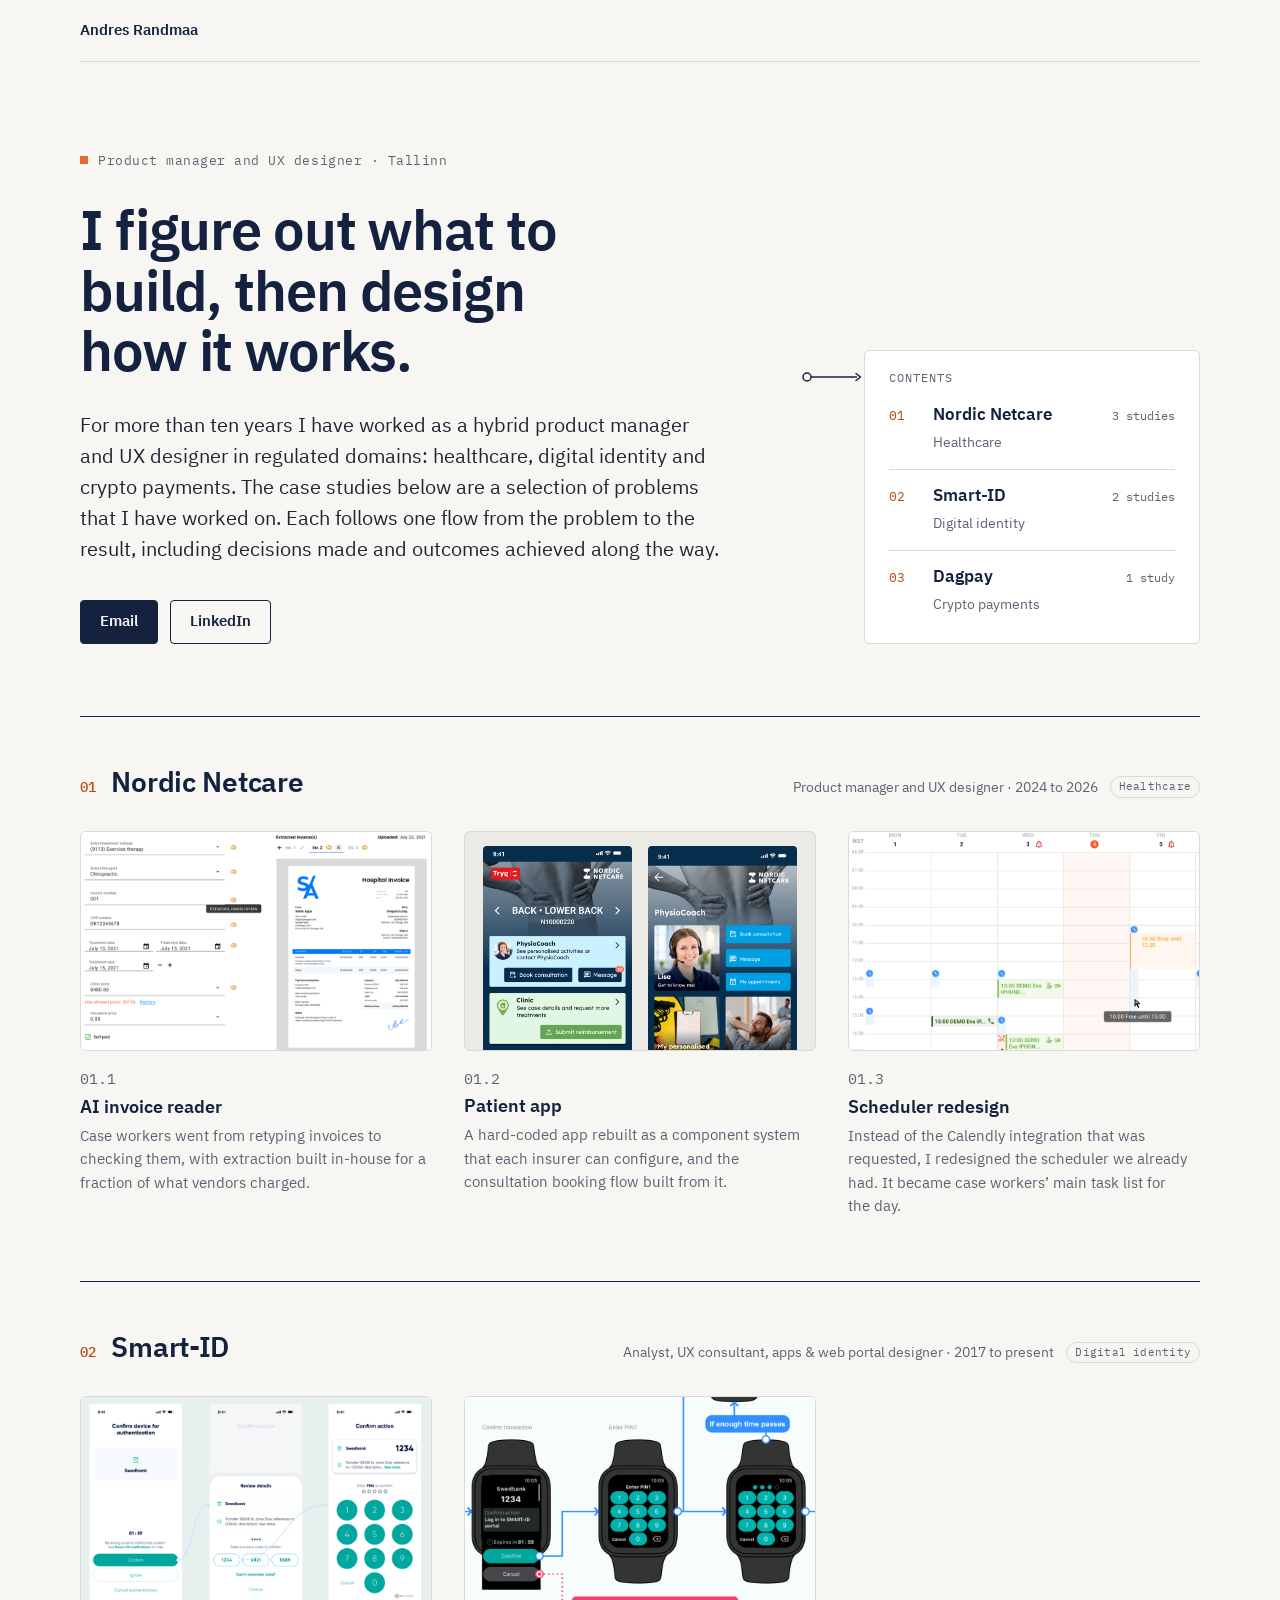
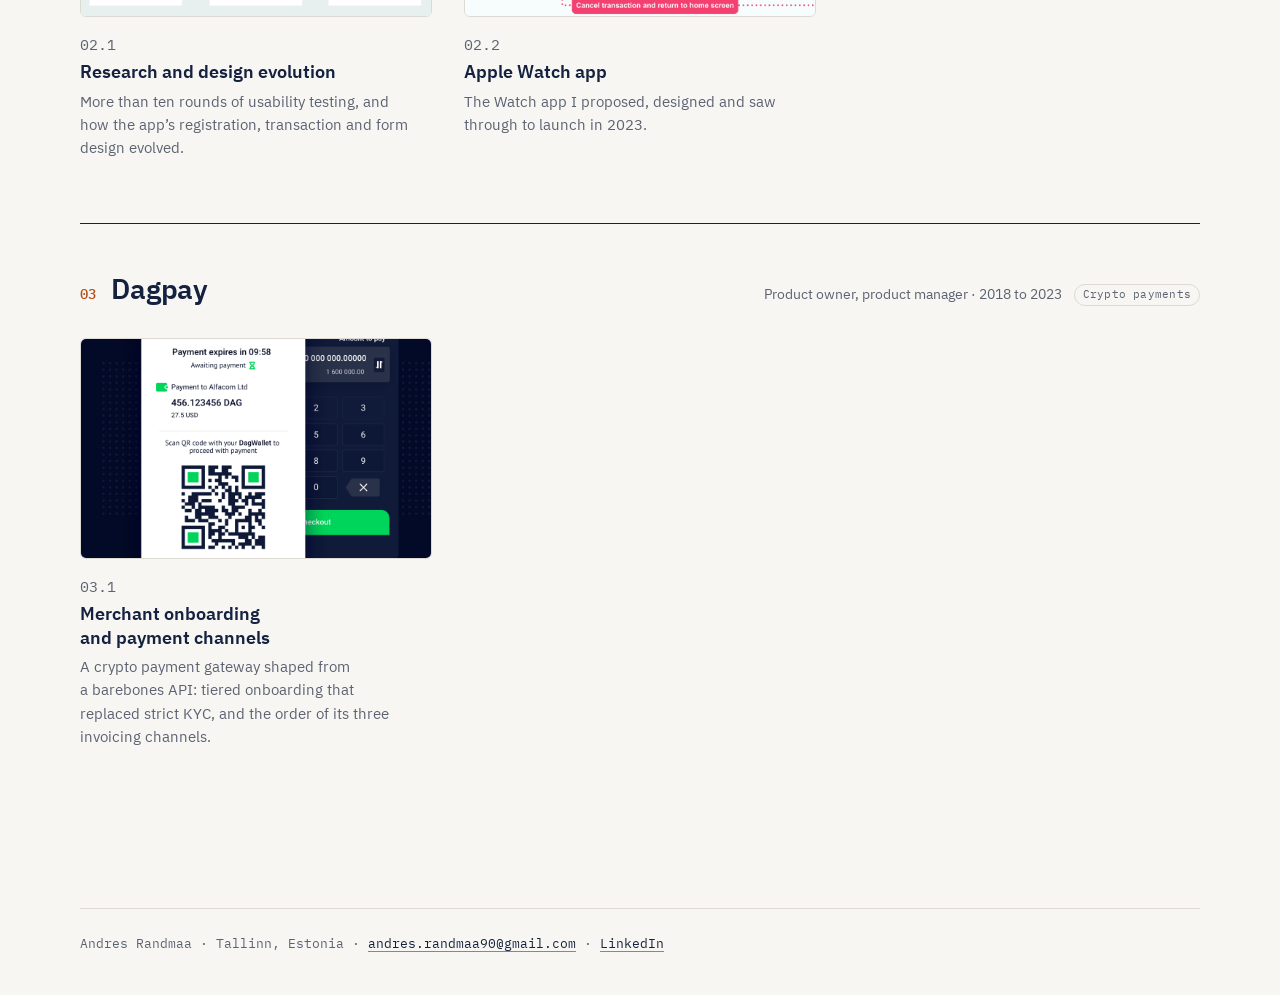
<file: index.html>
<!doctype html>
<html lang="en">
<head>
  <meta charset="utf-8">
  <meta name="viewport" content="width=device-width, initial-scale=1">
  <meta name="robots" content="noindex, nofollow">
  <title>Andres Randmaa · Product manager and UX designer</title>
  <meta name="description" content="Andres Randmaa is a hybrid product manager and UX designer based in Tallinn, working in healthcare, digital identity and crypto payments.">
  <meta property="og:type" content="website">
  <meta property="og:site_name" content="Andres Randmaa">
  <meta property="og:url" content="https://andresrandmaa.github.io/">
  <meta property="og:title" content="Andres Randmaa · Product manager and UX designer">
  <meta property="og:description" content="Andres Randmaa is a hybrid product manager and UX designer based in Tallinn, working in healthcare, digital identity and crypto payments.">
  <meta property="og:image" content="https://andresrandmaa.github.io/assets/og-image.png">
  <meta property="og:image:width" content="1200">
  <meta property="og:image:height" content="630">
  <meta property="og:image:alt" content="Andres Randmaa, product manager and UX designer: healthcare, digital identity, crypto payments">
  <meta name="twitter:card" content="summary_large_image">
  <link rel="icon" href="favicon.svg" type="image/svg+xml">
  <link rel="stylesheet" href="styles.css">
  <link rel="preload" href="assets/fonts/ibm-plex-sans-latin-400.woff2" as="font" type="font/woff2" crossorigin>
  <link rel="preload" href="assets/fonts/ibm-plex-sans-latin-600.woff2" as="font" type="font/woff2" crossorigin>
  <script src="site.js" defer></script>
</head>
<body>
  <a class="skip" href="#main">Skip to content</a>
  <div class="wrap">
    <header class="site-header">
      <a class="site-name" href="./" aria-current="page">Andres Randmaa</a>
    </header>

    <main id="main">
      <div class="intro intro-home">
        <div class="intro-text">
          <p class="eyebrow">Product manager and UX designer · Tallinn</p>
          <h1>I figure out what to build, then design how it works.</h1>
          <p class="lede">For more than ten years I have worked as a hybrid product manager and UX designer in regulated domains: healthcare, digital identity and crypto payments. The case studies below are a selection of problems that I have worked on. Each follows one flow from the problem to the result, including decisions made and outcomes achieved along the way.</p>
          <p class="intro-links"><a class="button button-primary" href="mailto:andres.randmaa90@gmail.com">Email</a><a class="button" href="https://www.linkedin.com/in/andres-randmaa-b232aaa1">LinkedIn</a></p>
        </div>
        <nav class="contents" aria-labelledby="contents-title">
          <h2 id="contents-title">Contents</h2>
          <ol>
            <li><a href="#nordic-netcare"><span class="num">01</span><span><strong>Nordic Netcare</strong><span class="domain">Healthcare</span></span><span class="count">3 studies</span></a></li>
            <li><a href="#smart-id"><span class="num">02</span><span><strong>Smart-ID</strong><span class="domain">Digital identity</span></span><span class="count">2 studies</span></a></li>
            <li><a href="#dagpay"><span class="num">03</span><span><strong>Dagpay</strong><span class="domain">Crypto payments</span></span><span class="count">1 study</span></a></li>
          </ol>
        </nav>
      </div>

      <ol class="cases">
        <li class="case" id="nordic-netcare">
          <div class="case-head">
            <h2><span class="case-num">01</span>Nordic Netcare</h2>
            <p class="role">Product manager and UX designer · 2024 to 2026 <span class="tag">Healthcare</span></p>
          </div>
          <div>
            <ul class="studies">
              <li>
                <a class="study-thumb" href="nordic-netcare.html" tabindex="-1" aria-hidden="true"><img src="assets/nnc/thumb.png" width="960" height="600" alt="" decoding="async"></a>
                <p class="study-num">01.1</p>
                <h3><a href="nordic-netcare.html">AI invoice reader</a></h3>
                <p>Case workers went from retyping invoices to checking them, with extraction built in-house for a fraction of what vendors charged.</p>
              </li>
              <li>
                <a class="study-thumb study-thumb-pair" href="nordic-netcare-app.html" tabindex="-1" aria-hidden="true"><img src="assets/nnc-app/home-top-display.png" width="750" height="2126" alt="" decoding="async"><img src="assets/nnc-app/physiocoach-top-display.png" width="750" height="2126" alt="" decoding="async"></a>
                <p class="study-num">01.2</p>
                <h3><a href="nordic-netcare-app.html">Patient app</a></h3>
                <p>A hard-coded app rebuilt as a component system that each insurer can configure, and the consultation booking flow built from it.</p>
              </li>
              <li>
                <a class="study-thumb" href="nordic-netcare-scheduler.html" tabindex="-1" aria-hidden="true"><img src="assets/nnc/thumb-scheduler.png" width="960" height="600" alt="" decoding="async"></a>
                <p class="study-num">01.3</p>
                <h3><a href="nordic-netcare-scheduler.html">Scheduler redesign</a></h3>
                <p>Instead of the Calendly integration that was requested, I redesigned the scheduler we already had. It became case workers’ main task list for the day.</p>
              </li>
            </ul>
          </div>
        </li>
        <li class="case" id="smart-id">
          <div class="case-head">
            <h2><span class="case-num">02</span>Smart-ID</h2>
            <p class="role">Analyst, UX consultant, apps &amp; web portal designer · 2017 to present <span class="tag">Digital identity</span></p>
          </div>
          <div>
            <ul class="studies">
              <li>
                <a class="study-thumb" href="smart-id-redesign.html" tabindex="-1" aria-hidden="true"><img src="assets/smart-id/thumb-redesign.png" width="960" height="600" alt="" decoding="async"></a>
                <p class="study-num">02.1</p>
                <h3><a href="smart-id-redesign.html">Research and design evolution</a></h3>
                <p>More than ten rounds of usability testing, and how the app’s registration, transaction and form design evolved.</p>
              </li>
              <li>
                <a class="study-thumb" href="smart-id.html" tabindex="-1" aria-hidden="true"><img src="assets/smart-id/thumb-watch.png" width="960" height="600" alt="" decoding="async"></a>
                <p class="study-num">02.2</p>
                <h3><a href="smart-id.html">Apple Watch app</a></h3>
                <p>The Watch app I proposed, designed and saw through to launch in 2023.</p>
              </li>
            </ul>
          </div>
        </li>
        <li class="case" id="dagpay">
          <div class="case-head">
            <h2><span class="case-num">03</span>Dagpay</h2>
            <p class="role">Product owner, product manager · 2018 to 2023 <span class="tag">Crypto payments</span></p>
          </div>
          <div>
            <ul class="studies">
              <li>
                <a class="study-thumb" href="dagpay.html" tabindex="-1" aria-hidden="true"><img src="assets/dagpay/thumb.png" width="960" height="600" alt="" loading="lazy" decoding="async"></a>
                <p class="study-num">03.1</p>
                <h3><a href="dagpay.html">Merchant onboarding and payment channels</a></h3>
                <p>A crypto payment gateway shaped from a barebones API: tiered onboarding that replaced strict KYC, and the order of its three invoicing channels.</p>
              </li>
            </ul>
          </div>
        </li>
      </ol>
    </main>

    <footer class="site-footer">
      <p>Andres Randmaa · Tallinn, Estonia · <a href="mailto:andres.randmaa90@gmail.com">andres.randmaa90@gmail.com</a> · <a href="https://www.linkedin.com/in/andres-randmaa-b232aaa1">LinkedIn</a></p>
    </footer>
  </div>
</body>
</html>
</file>
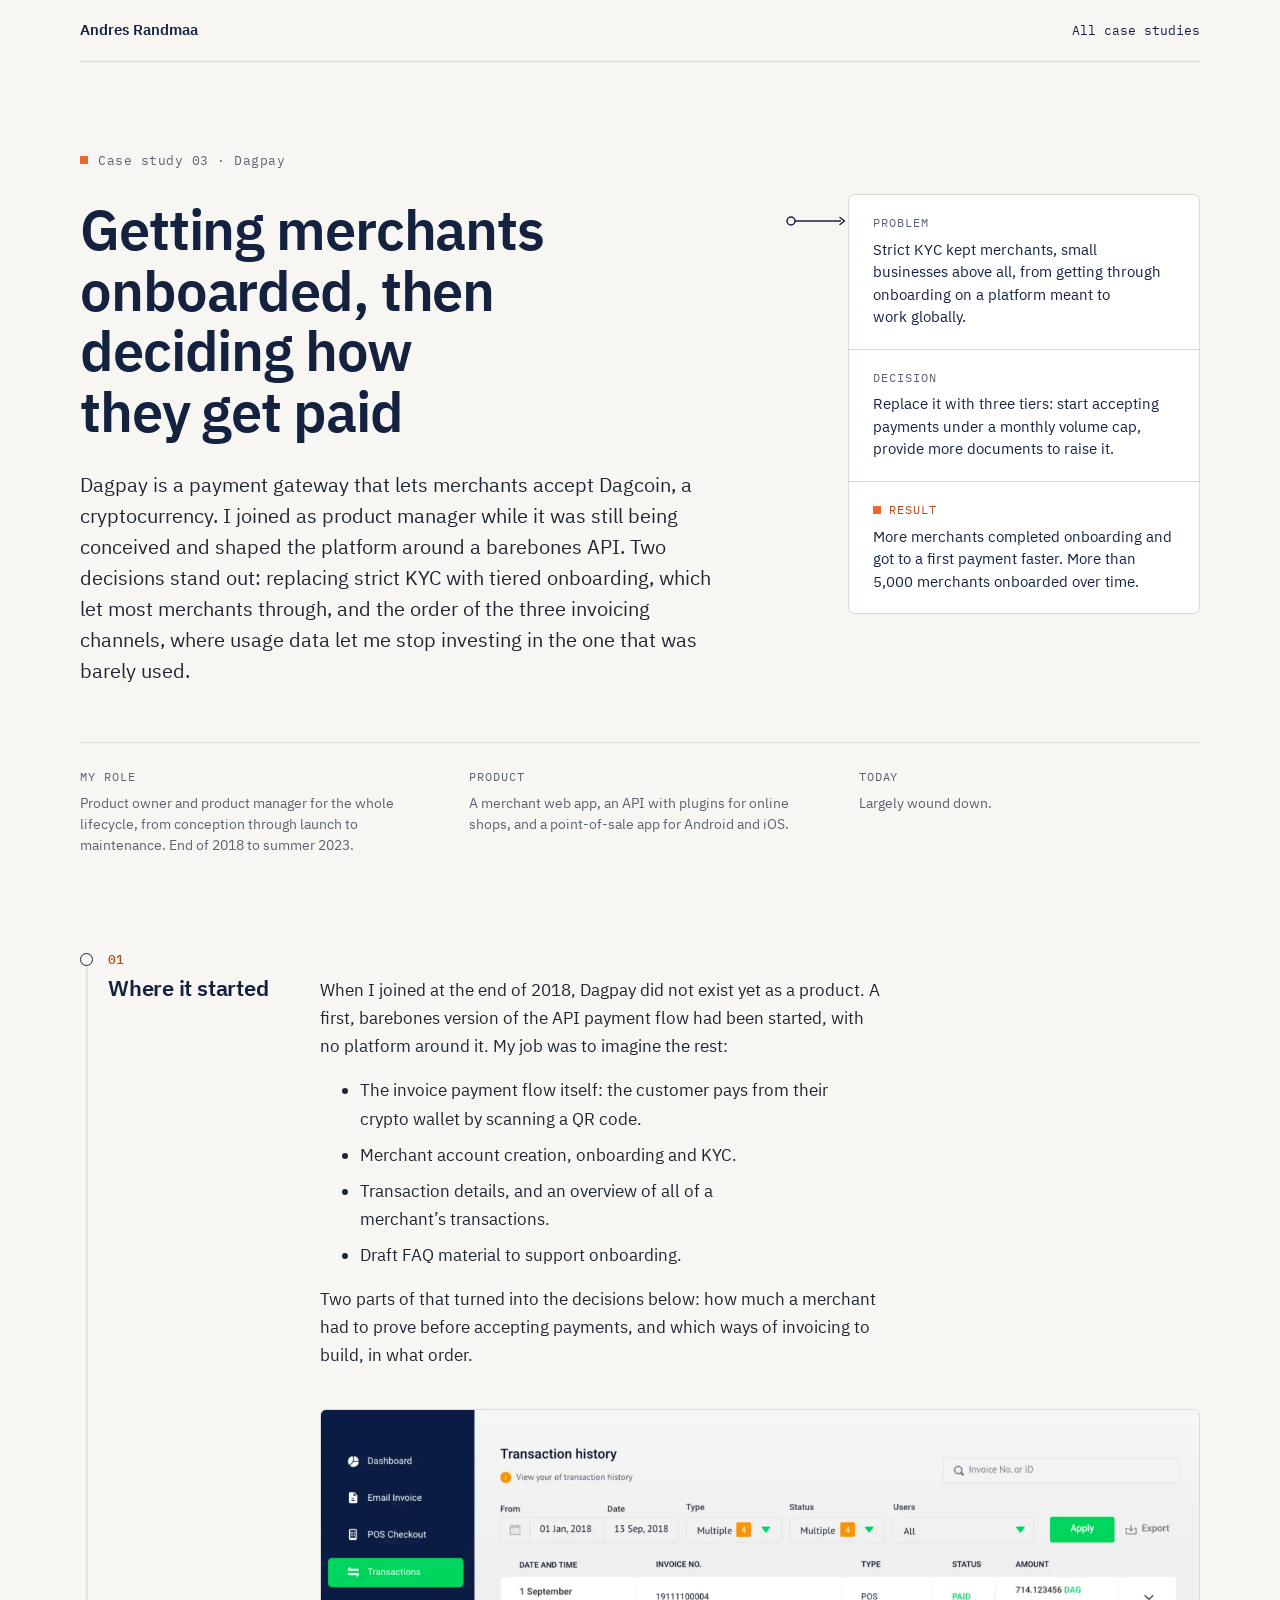
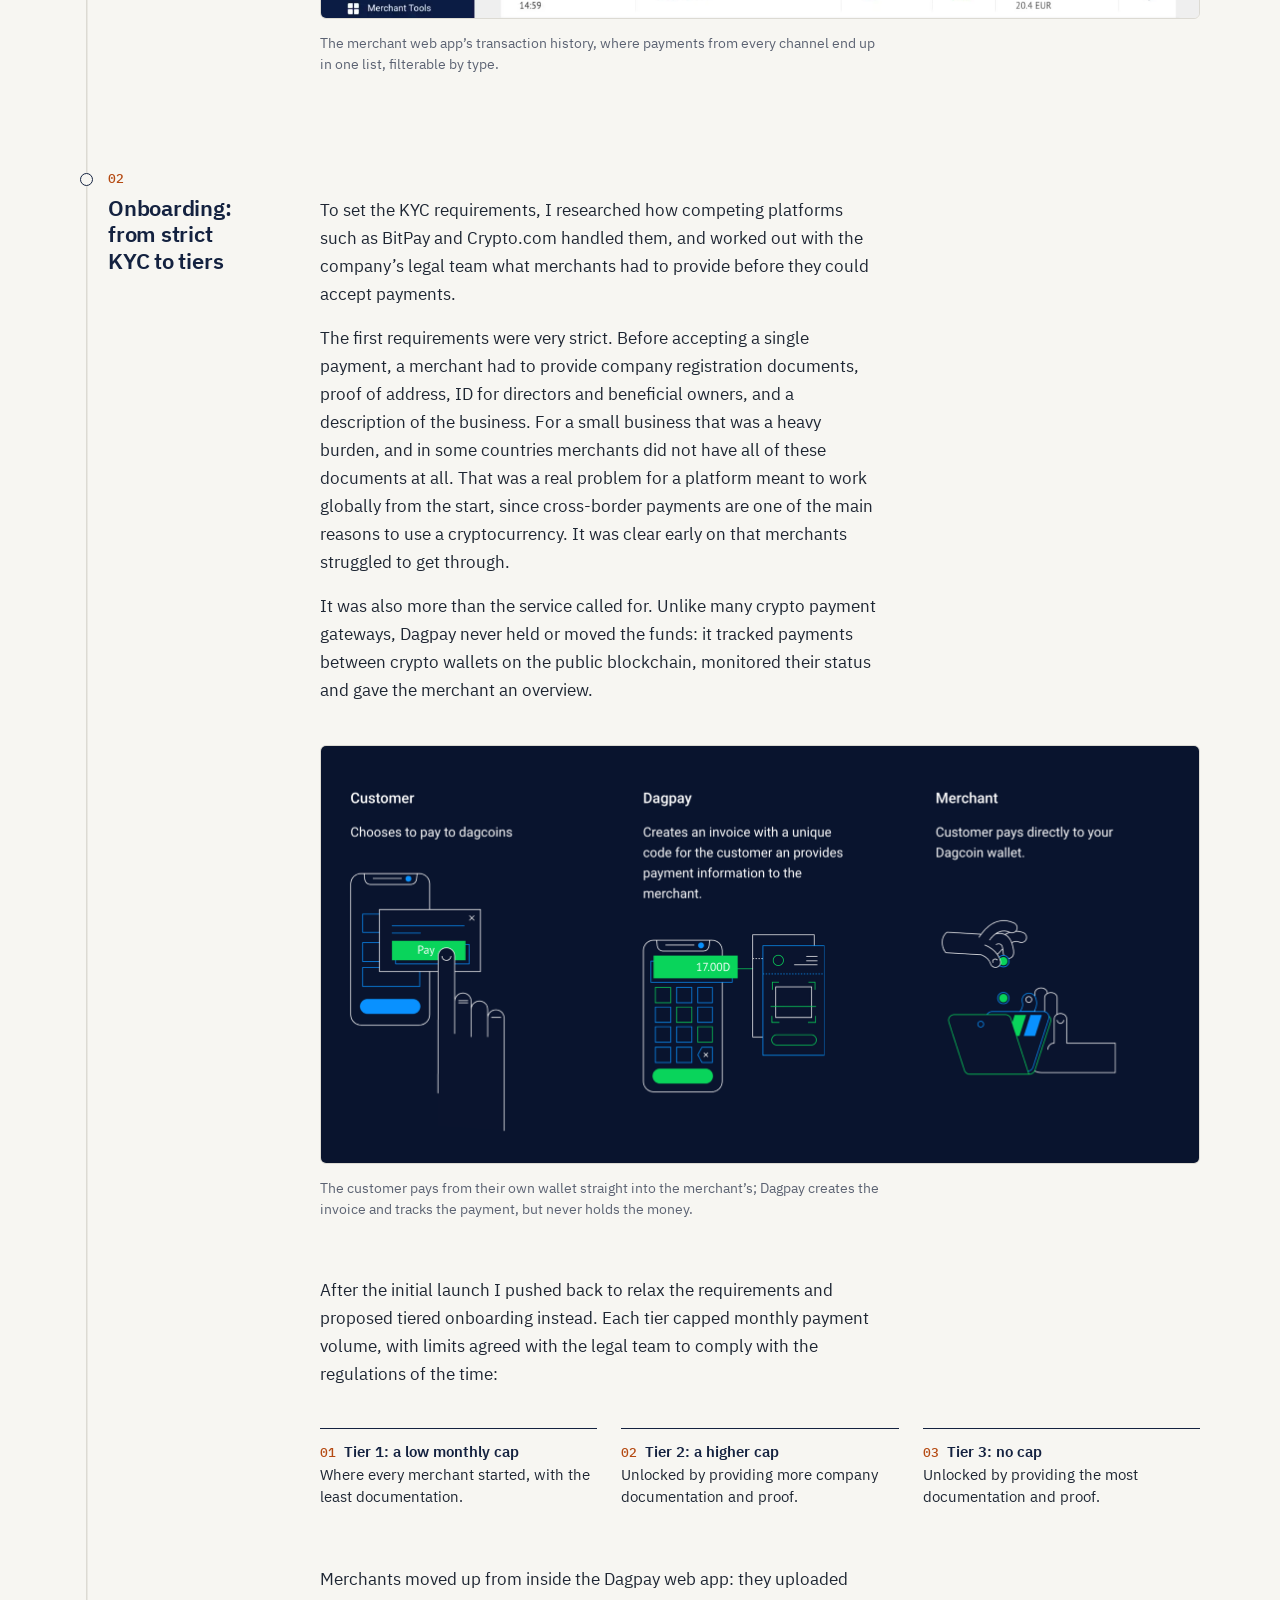
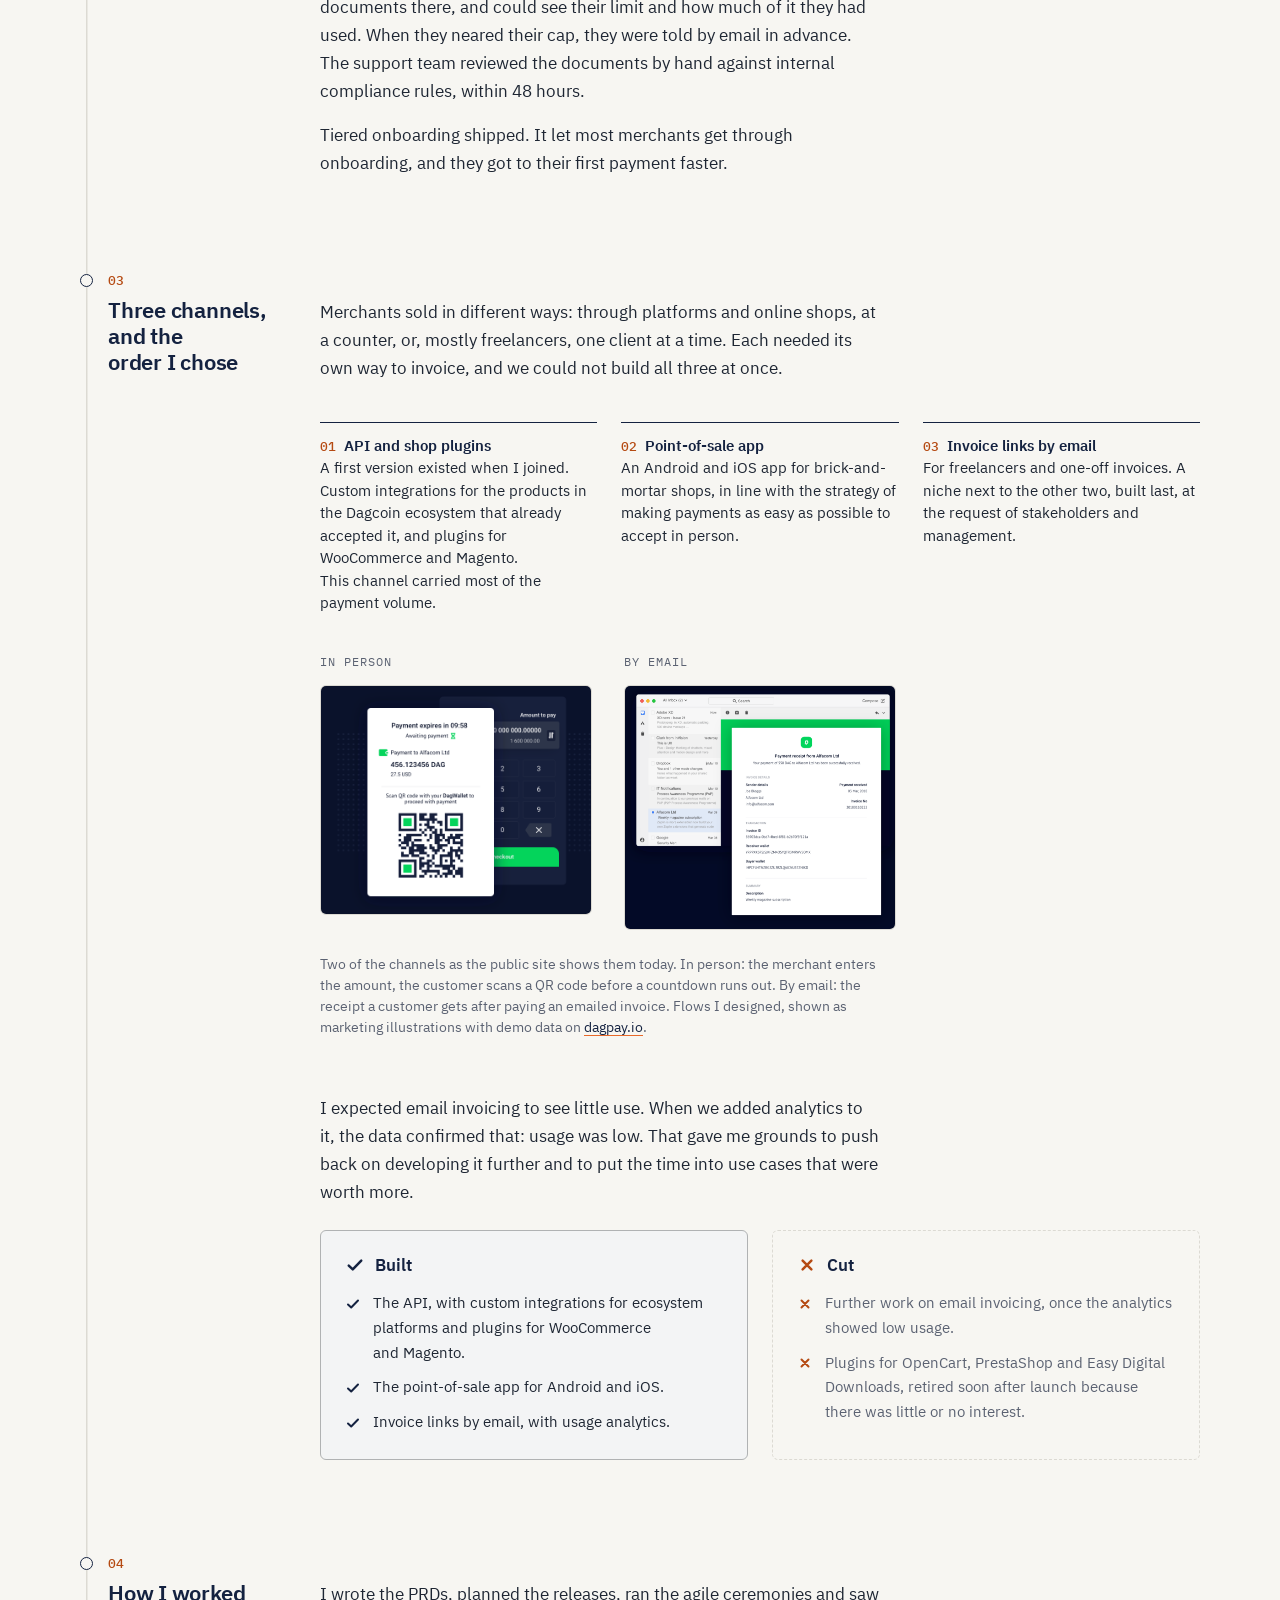
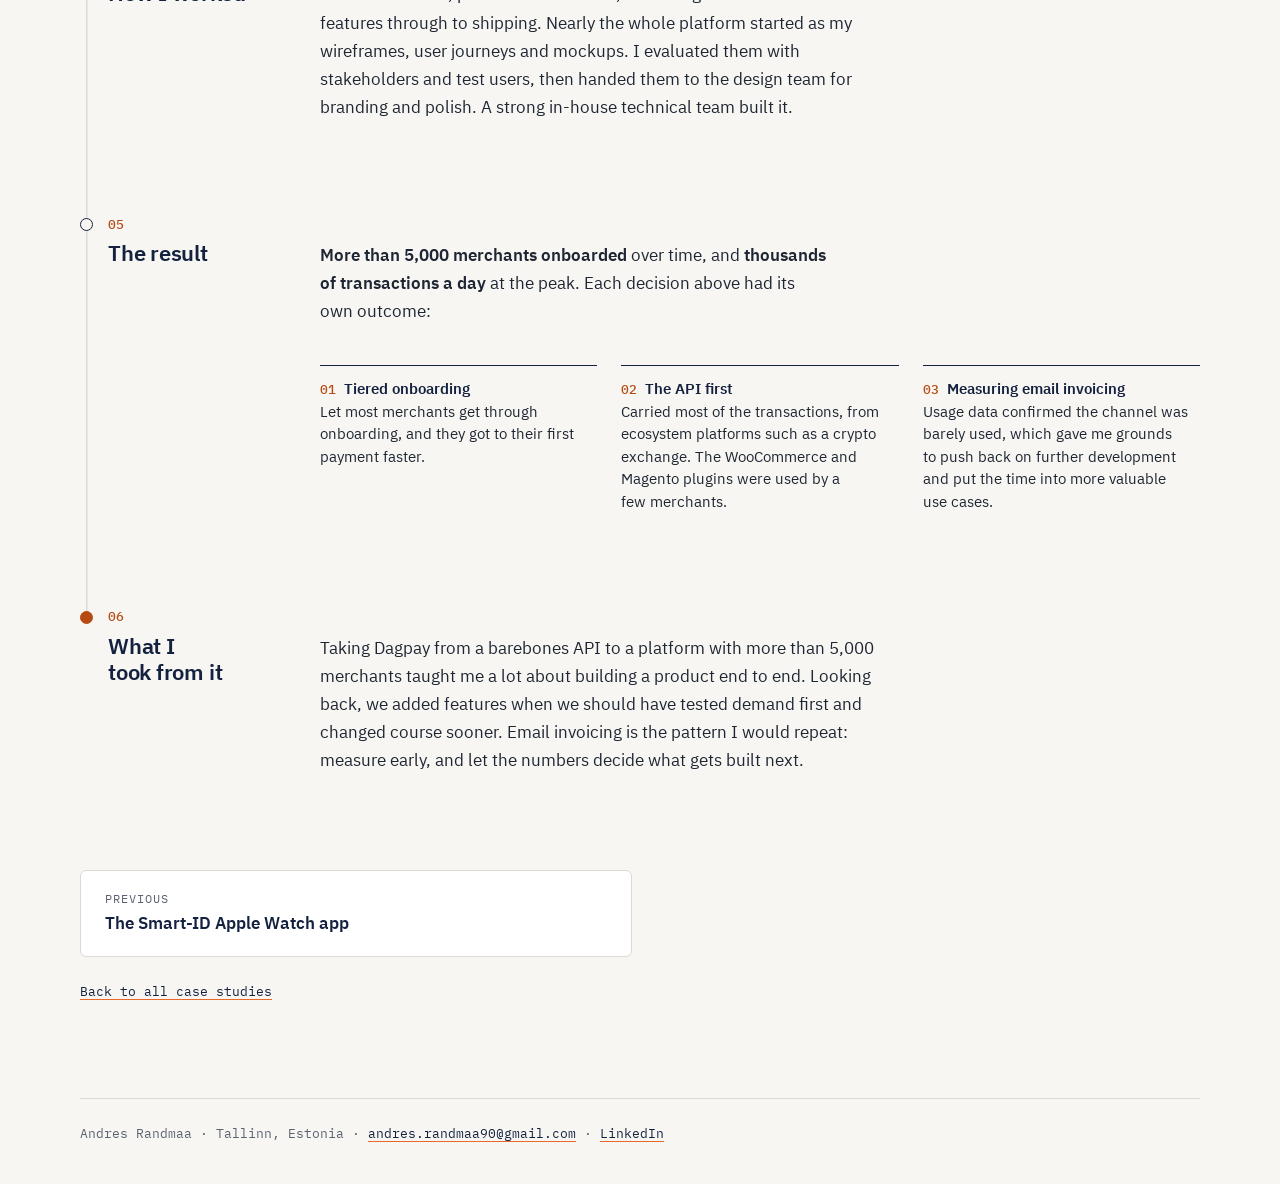
<file: dagpay.html>
<!doctype html>
<html lang="en">
<head>
  <meta charset="utf-8">
  <meta name="viewport" content="width=device-width, initial-scale=1">
  <meta name="robots" content="noindex, nofollow">
  <title>Dagpay · Andres Randmaa</title>
  <meta name="description" content="How I replaced strict KYC with tiered onboarding at Dagpay, a crypto payment gateway for merchants, and ordered its three invoicing channels using usage data.">
  <meta property="og:type" content="website">
  <meta property="og:site_name" content="Andres Randmaa">
  <meta property="og:url" content="https://andresrandmaa.github.io/dagpay.html">
  <meta property="og:title" content="Dagpay · Andres Randmaa">
  <meta property="og:description" content="How I replaced strict KYC with tiered onboarding at Dagpay, a crypto payment gateway for merchants, and ordered its three invoicing channels using usage data.">
  <meta property="og:image" content="https://andresrandmaa.github.io/assets/og-image.png">
  <meta property="og:image:width" content="1200">
  <meta property="og:image:height" content="630">
  <meta property="og:image:alt" content="Andres Randmaa, product manager and UX designer: healthcare, digital identity, crypto payments">
  <meta name="twitter:card" content="summary_large_image">
  <link rel="icon" href="favicon.svg" type="image/svg+xml">
  <link rel="stylesheet" href="styles.css">
  <link rel="preload" href="assets/fonts/ibm-plex-sans-latin-400.woff2" as="font" type="font/woff2" crossorigin>
  <link rel="preload" href="assets/fonts/ibm-plex-sans-latin-600.woff2" as="font" type="font/woff2" crossorigin>
  <script src="site.js" defer></script>
</head>
<body>
  <a class="skip" href="#main">Skip to content</a>
  <div class="wrap">
    <header class="site-header">
      <a class="site-name" href="./">Andres Randmaa</a>
      <nav aria-label="Site">
        <ul class="site-nav">
          <li><a href="./">All case studies</a></li>
        </ul>
      </nav>
    </header>

    <main id="main">
      <div class="intro intro-case">
        <div class="intro-text">
          <p class="eyebrow">Case study 03 · Dagpay</p>
          <h1>Getting merchants onboarded, then deciding how they get paid</h1>
          <p class="lede">Dagpay is a payment gateway that lets merchants accept Dagcoin, a cryptocurrency. I joined as product manager while it was still being conceived and shaped the platform around a barebones API. Two decisions stand out: replacing strict KYC with tiered onboarding, which let most merchants through, and the order of the three invoicing channels, where usage data let me stop investing in the one that was barely used.</p>
        </div>
        <dl class="facts">
          <div>
            <dt>Problem</dt>
            <dd>Strict KYC kept merchants, small businesses above all, from getting through onboarding on a platform meant to work globally.</dd>
          </div>
          <div>
            <dt>Decision</dt>
            <dd>Replace it with three tiers: start accepting payments under a monthly volume cap, provide more documents to raise it.</dd>
          </div>
          <div class="is-result">
            <dt>Result</dt>
            <dd>More merchants completed onboarding and got to a first payment faster. More than 5,000 merchants onboarded over time.</dd>
          </div>
        </dl>
      </div>
      <dl class="facts-meta">
        <div>
          <dt>My role</dt>
          <dd>Product owner and product manager for the whole lifecycle, from conception through launch to maintenance. End of 2018 to summer 2023.</dd>
        </div>
        <div>
          <dt>Product</dt>
          <dd>A merchant web app, an API with plugins for online shops, and a point-of-sale app for Android and iOS.</dd>
        </div>
        <div>
          <dt>Today</dt>
          <dd>Largely wound down.</dd>
        </div>
      </dl>

      <section aria-labelledby="problem">
        <h2 id="problem"><span class="step">01</span>Where it started</h2>
        <div class="prose">
          <p>When I joined at the end of 2018, Dagpay did not exist yet as a product. A first, barebones version of the API payment flow had been started, with no platform around it. My job was to imagine the rest:</p>
          <ul>
            <li>The invoice payment flow itself: the customer pays from their crypto wallet by scanning a QR code.</li>
            <li>Merchant account creation, onboarding and KYC.</li>
            <li>Transaction details, and an overview of all of a merchant’s transactions.</li>
            <li>Draft FAQ material to support onboarding.</li>
          </ul>
          <p>Two parts of that turned into the decisions below: how much a merchant had to prove before accepting payments, and which ways of invoicing to build, in what order.</p>
        </div>

        <figure>
          <img class="shot" src="assets/dagpay/site-transactions.png" width="1496" height="355" alt="The Dagpay merchant web app as shown on the public site. A sidebar with Dashboard, Email Invoice, POS Checkout, Transactions (selected) and Merchant Tools. The Transaction history page has a date range from 1 Jan 2018 to 13 Sep 2018, filters for type, status and users, Apply and Export, and a first row: 1 September 14:59, invoice 19111100004, type POS, status Paid, 714.123456 DAG, 20.4 EUR." decoding="async">
          <figcaption>The merchant web app’s transaction history, where payments from every channel end up in one list, filterable by type.</figcaption>
        </figure>
      </section>

      <section aria-labelledby="onboarding">
        <h2 id="onboarding"><span class="step">02</span>Onboarding: from strict KYC to tiers</h2>
        <div class="prose">
          <p>To set the KYC requirements, I researched how competing platforms such as BitPay and Crypto.com handled them, and worked out with the company’s legal team what merchants had to provide before they could accept payments.</p>
          <p>The first requirements were very strict. Before accepting a single payment, a merchant had to provide company registration documents, proof of address, ID for directors and beneficial owners, and a description of the business. For a small business that was a heavy burden, and in some countries merchants did not have all of these documents at all. That was a real problem for a platform meant to work globally from the start, since cross-border payments are one of the main reasons to use a cryptocurrency. It was clear early on that merchants struggled to get through.</p>
          <p>It was also more than the service called for. Unlike many crypto payment gateways, Dagpay never held or moved the funds: it tracked payments between crypto wallets on the public blockchain, monitored their status and gave the merchant an overview.</p>
        </div>

        <figure>
          <a class="zoom" href="assets/dagpay/site-how-it-works.png"><img class="shot" src="assets/dagpay/site-how-it-works-display.png" width="1200" height="571" alt="Three line illustrations from the Dagpay website. Customer: chooses to pay in dagcoins, a finger tapping a green Pay button on a phone. Dagpay: creates an invoice with a unique code for the customer and provides payment information to the merchant, a point-of-sale keypad showing 17.00D next to a QR code. Merchant: customer pays directly to your Dagcoin wallet, a hand dropping a coin into a wallet." loading="lazy" decoding="async"></a>
          <figcaption>The customer pays from their own wallet straight into the merchant’s; Dagpay creates the invoice and tracks the payment, but never holds the money.</figcaption>
        </figure>

        <div class="prose">
          <p>After the initial launch I pushed back to relax the requirements and proposed tiered onboarding instead. Each tier capped monthly payment volume, with limits agreed with the legal team to comply with the regulations of the time:</p>
        </div>
        <ol class="flow">
          <li>
            <strong>Tier 1: a low monthly cap</strong>
            Where every merchant started, with the least documentation.
          </li>
          <li>
            <strong>Tier 2: a higher cap</strong>
            Unlocked by providing more company documentation and proof.
          </li>
          <li>
            <strong>Tier 3: no cap</strong>
            Unlocked by providing the most documentation and proof.
          </li>
        </ol>
        <div class="prose">
          <p>Merchants moved up from inside the Dagpay web app: they uploaded documents there, and could see their limit and how much of it they had used. When they neared their cap, they were told by email in advance. The support team reviewed the documents by hand against internal compliance rules, within 48 hours.</p>
          <p>Tiered onboarding shipped. It let most merchants get through onboarding, and they got to their first payment faster.</p>
        </div>
      </section>

      <section aria-labelledby="order">
        <h2 id="order"><span class="step">03</span>Three channels, and the order I chose</h2>
        <div class="prose">
          <p>Merchants sold in different ways: through platforms and online shops, at a counter, or, mostly freelancers, one client at a time. Each needed its own way to invoice, and we could not build all three at once.</p>
        </div>
        <ol class="flow">
          <li>
            <strong>API and shop plugins</strong>
            A first version existed when I joined. Custom integrations for the products in the Dagcoin ecosystem that already accepted it, and plugins for WooCommerce and Magento. This channel carried most of the payment volume.
          </li>
          <li>
            <strong>Point-of-sale app</strong>
            An Android and iOS app for brick-and-mortar shops, in line with the strategy of making payments as easy as possible to accept in person.
          </li>
          <li>
            <strong>Invoice links by email</strong>
            For freelancers and one-off invoices. A niche next to the other two, built last, at the request of stakeholders and management.
          </li>
        </ol>

        <figure class="pair">
          <div>
            <h3>In person</h3>
            <a class="zoom" href="assets/dagpay/site-pos.png"><img class="shot" src="assets/dagpay/site-pos.png" width="1280" height="1080" alt="Point-of-sale checkout as shown on the Dagpay website. Behind, the merchant’s keypad for entering the amount to pay. In front, the screen the customer sees: Payment expires in 09:58, awaiting payment, payment to Alfacom Ltd, 456.123456 DAG, 27.5 USD, and a QR code to scan with the DagWallet app." loading="lazy" decoding="async"></a>
          </div>
          <div>
            <h3>By email</h3>
            <a class="zoom" href="assets/dagpay/site-email.png"><img class="shot" src="assets/dagpay/site-email-display.png" width="1290" height="1160" alt="Email invoicing as shown on the Dagpay website. A mail client with a payment receipt from Alfacom Ltd open: your payment of 550 DAG has been received, with sender details, payment date, invoice number, invoice ID, receiver and buyer wallets, and the description Weekly magazine subscription." loading="lazy" decoding="async"></a>
          </div>
          <figcaption>Two of the channels as the public site shows them today. In person: the merchant enters the amount, the customer scans a QR code before a countdown runs out. By email: the receipt a customer gets after paying an emailed invoice. Flows I designed, shown as marketing illustrations with demo data on <a href="https://www.dagpay.io">dagpay.io</a>.</figcaption>
        </figure>

        <div class="prose">
          <p>I expected email invoicing to see little use. When we added analytics to it, the data confirmed that: usage was low. That gave me grounds to push back on developing it further and to put the time into use cases that were worth more.</p>
        </div>
        <div class="split">
          <div class="panel">
            <h3>Built</h3>
            <ul>
              <li>The API, with custom integrations for ecosystem platforms and plugins for WooCommerce and Magento.</li>
              <li>The point-of-sale app for Android and iOS.</li>
              <li>Invoice links by email, with usage analytics.</li>
            </ul>
          </div>
          <div class="panel">
            <h3>Cut</h3>
            <ul>
              <li>Further work on email invoicing, once the analytics showed low usage.</li>
              <li>Plugins for OpenCart, PrestaShop and Easy Digital Downloads, retired soon after launch because there was little or no interest.</li>
            </ul>
          </div>
        </div>
      </section>

      <section aria-labelledby="work">
        <h2 id="work"><span class="step">04</span>How I worked</h2>
        <div class="prose">
          <p>I wrote the PRDs, planned the releases, ran the agile ceremonies and saw features through to shipping. Nearly the whole platform started as my wireframes, user journeys and mockups. I evaluated them with stakeholders and test users, then handed them to the design team for branding and polish. A strong in-house technical team built it.</p>
        </div>
      </section>

      <section aria-labelledby="result">
        <h2 id="result"><span class="step">05</span>The result</h2>
        <div class="prose">
          <p><strong>More than 5,000 merchants onboarded</strong> over time, and <strong>thousands of transactions a day</strong> at the peak. Each decision above had its own outcome:</p>
        </div>
        <ol class="flow">
          <li>
            <strong>Tiered onboarding</strong>
            Let most merchants get through onboarding, and they got to their first payment faster.
          </li>
          <li>
            <strong>The API first</strong>
            Carried most of the transactions, from ecosystem platforms such as a crypto exchange. The WooCommerce and Magento plugins were used by a few merchants.
          </li>
          <li>
            <strong>Measuring email invoicing</strong>
            Usage data confirmed the channel was barely used, which gave me grounds to push back on further development and put the time into more valuable use cases.
          </li>
        </ol>
      </section>

      <section aria-labelledby="learned">
        <h2 id="learned"><span class="step">06</span>What I took from it</h2>
        <div class="prose">
          <p>Taking Dagpay from a barebones API to a platform with more than 5,000 merchants taught me a lot about building a product end to end. Looking back, we added features when we should have tested demand first and changed course sooner. Email invoicing is the pattern I would repeat: measure early, and let the numbers decide what gets built next.</p>
        </div>
      </section>

      <nav class="next" aria-label="More case studies">
        <a href="smart-id.html"><span>Previous</span>The Smart-ID Apple Watch app</a>
      </nav>
      <p class="next-home"><a href="./">Back to all case studies</a></p>
    </main>

    <footer class="site-footer">
      <p>Andres Randmaa · Tallinn, Estonia · <a href="mailto:andres.randmaa90@gmail.com">andres.randmaa90@gmail.com</a> · <a href="https://www.linkedin.com/in/andres-randmaa-b232aaa1">LinkedIn</a></p>
    </footer>
  </div>
</body>
</html>
</file>
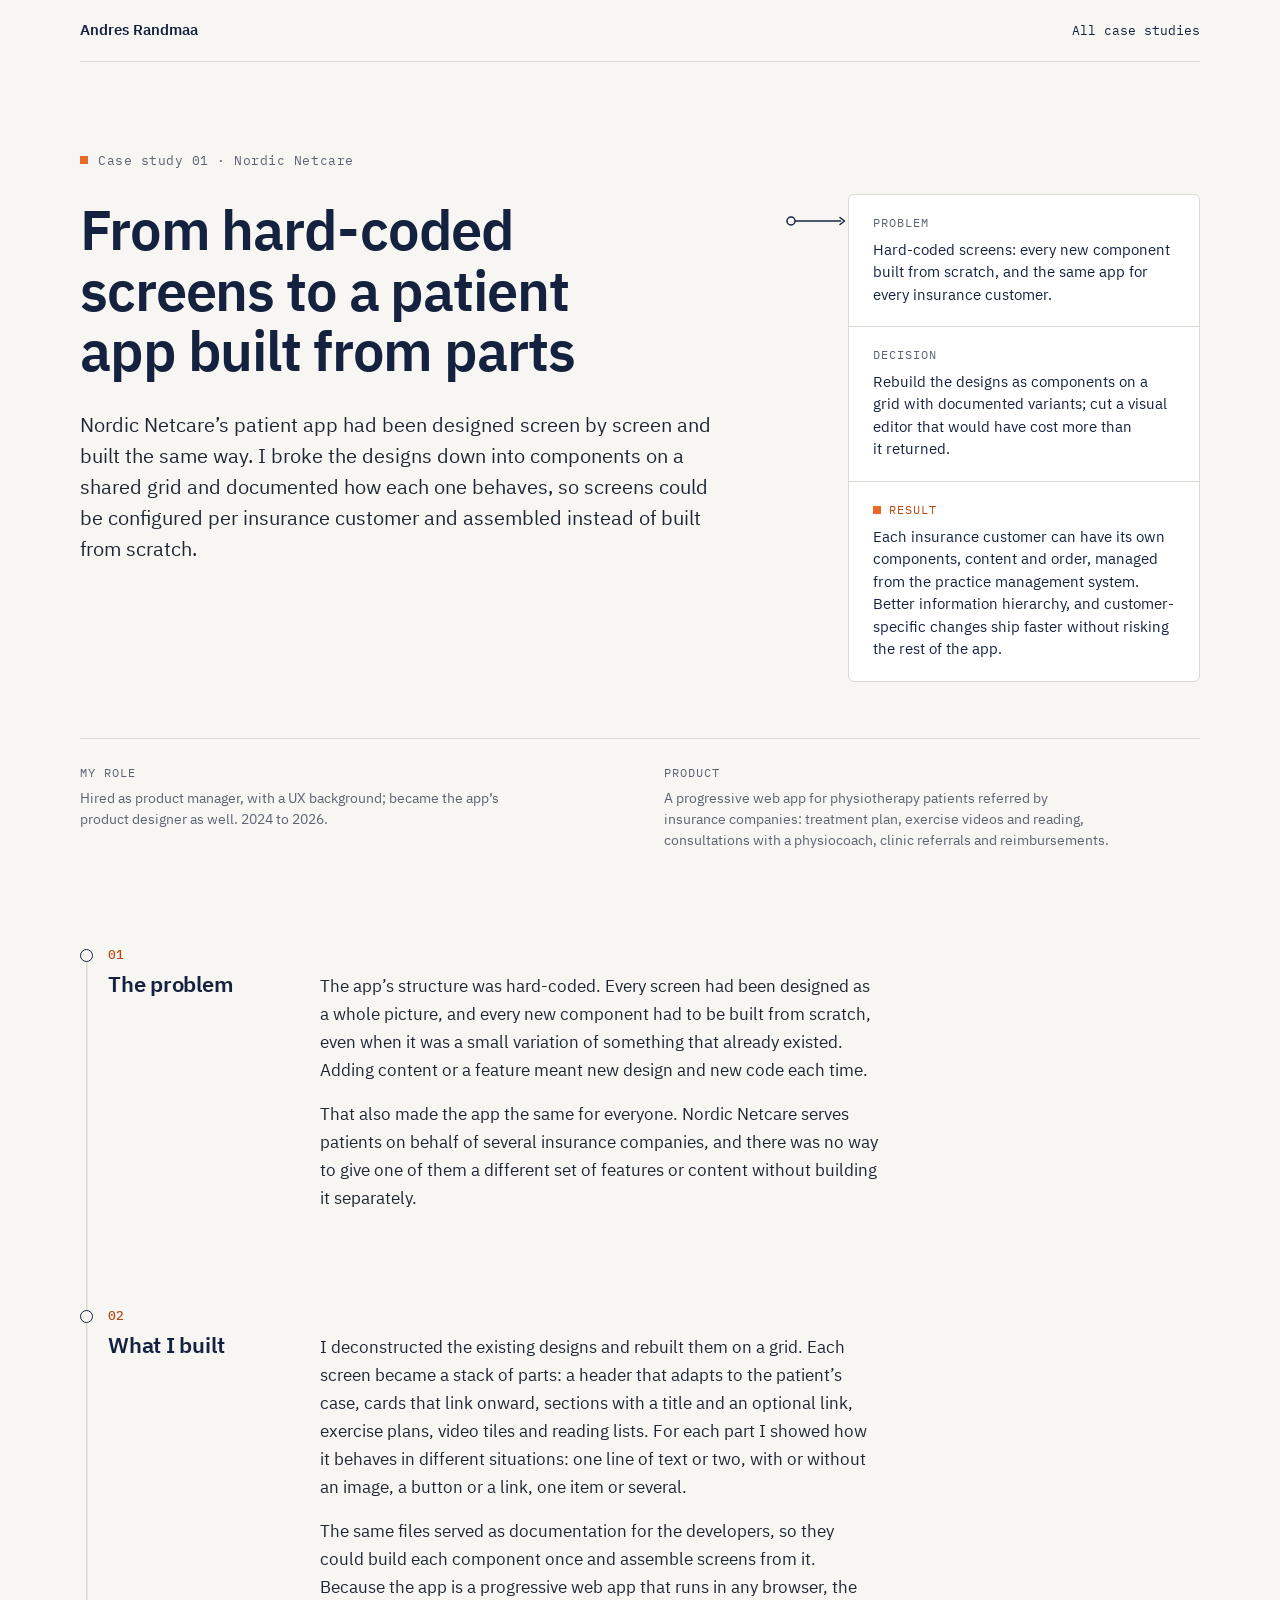
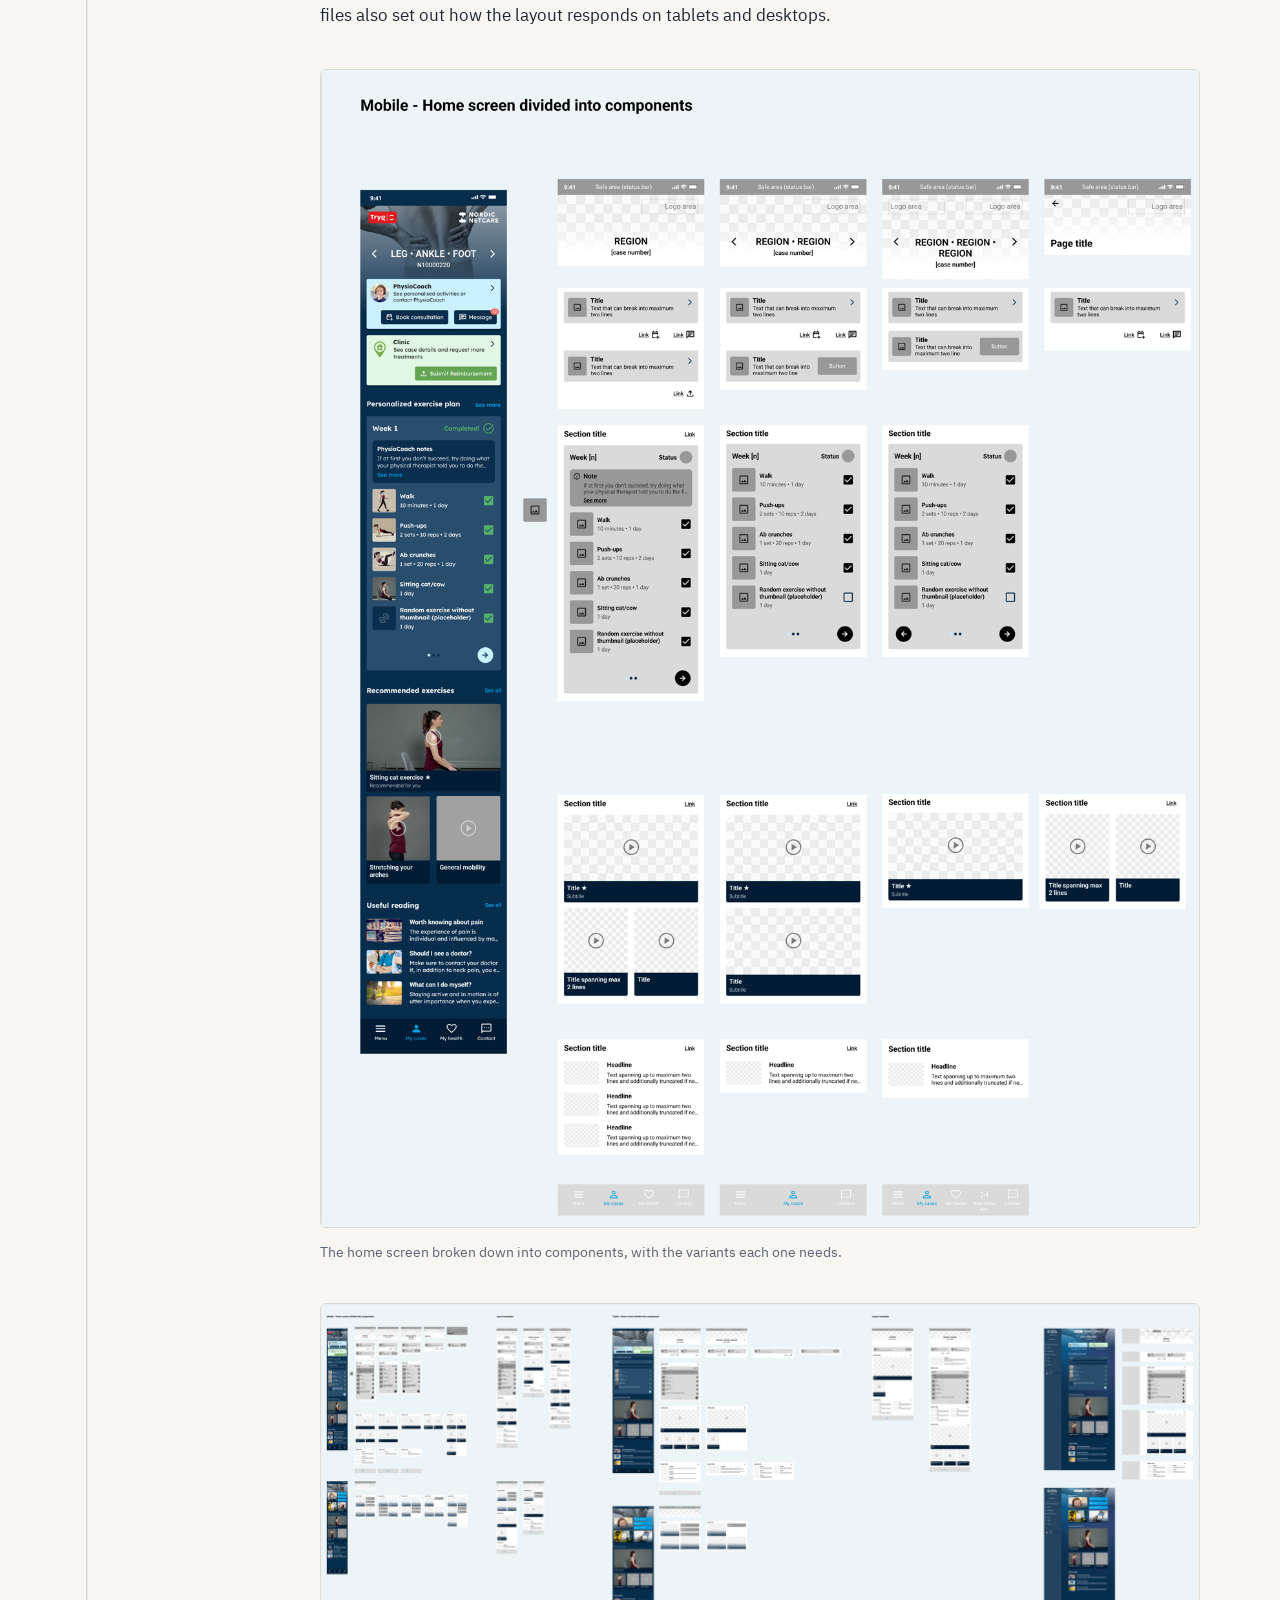
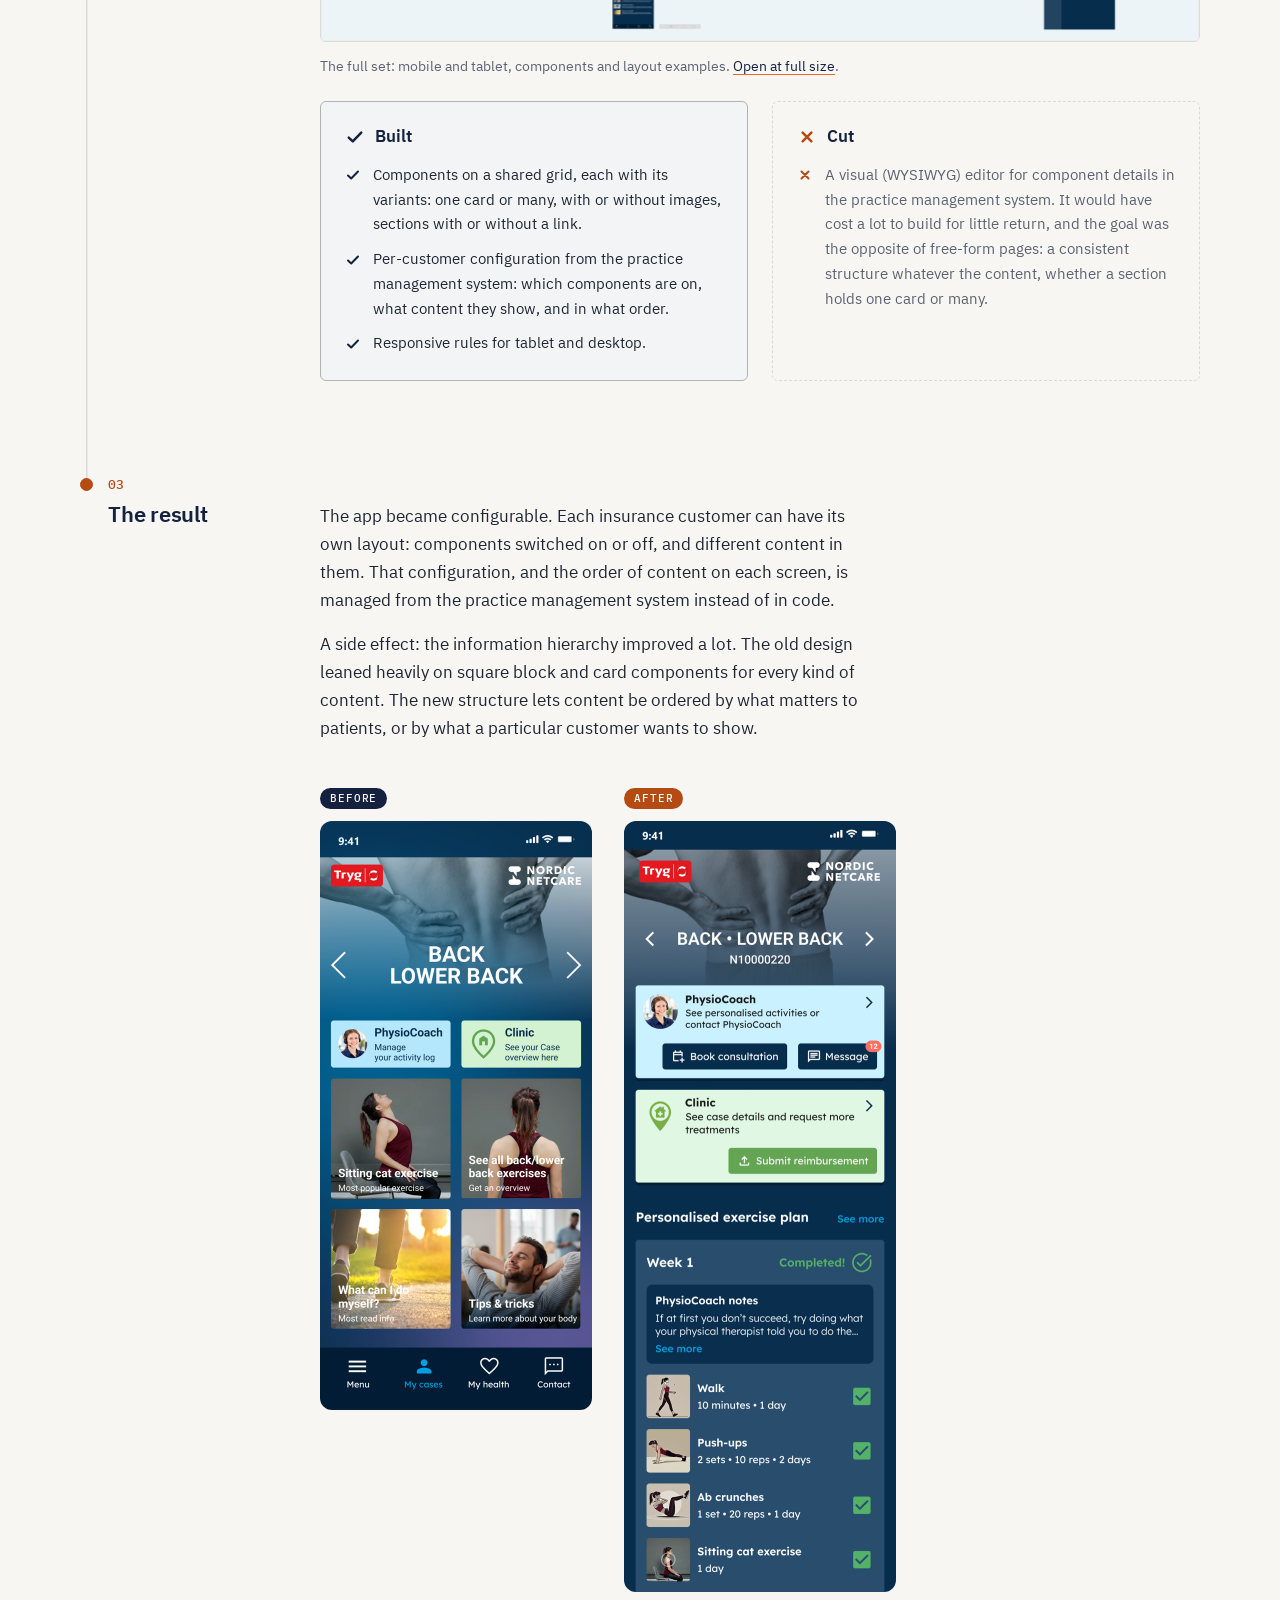
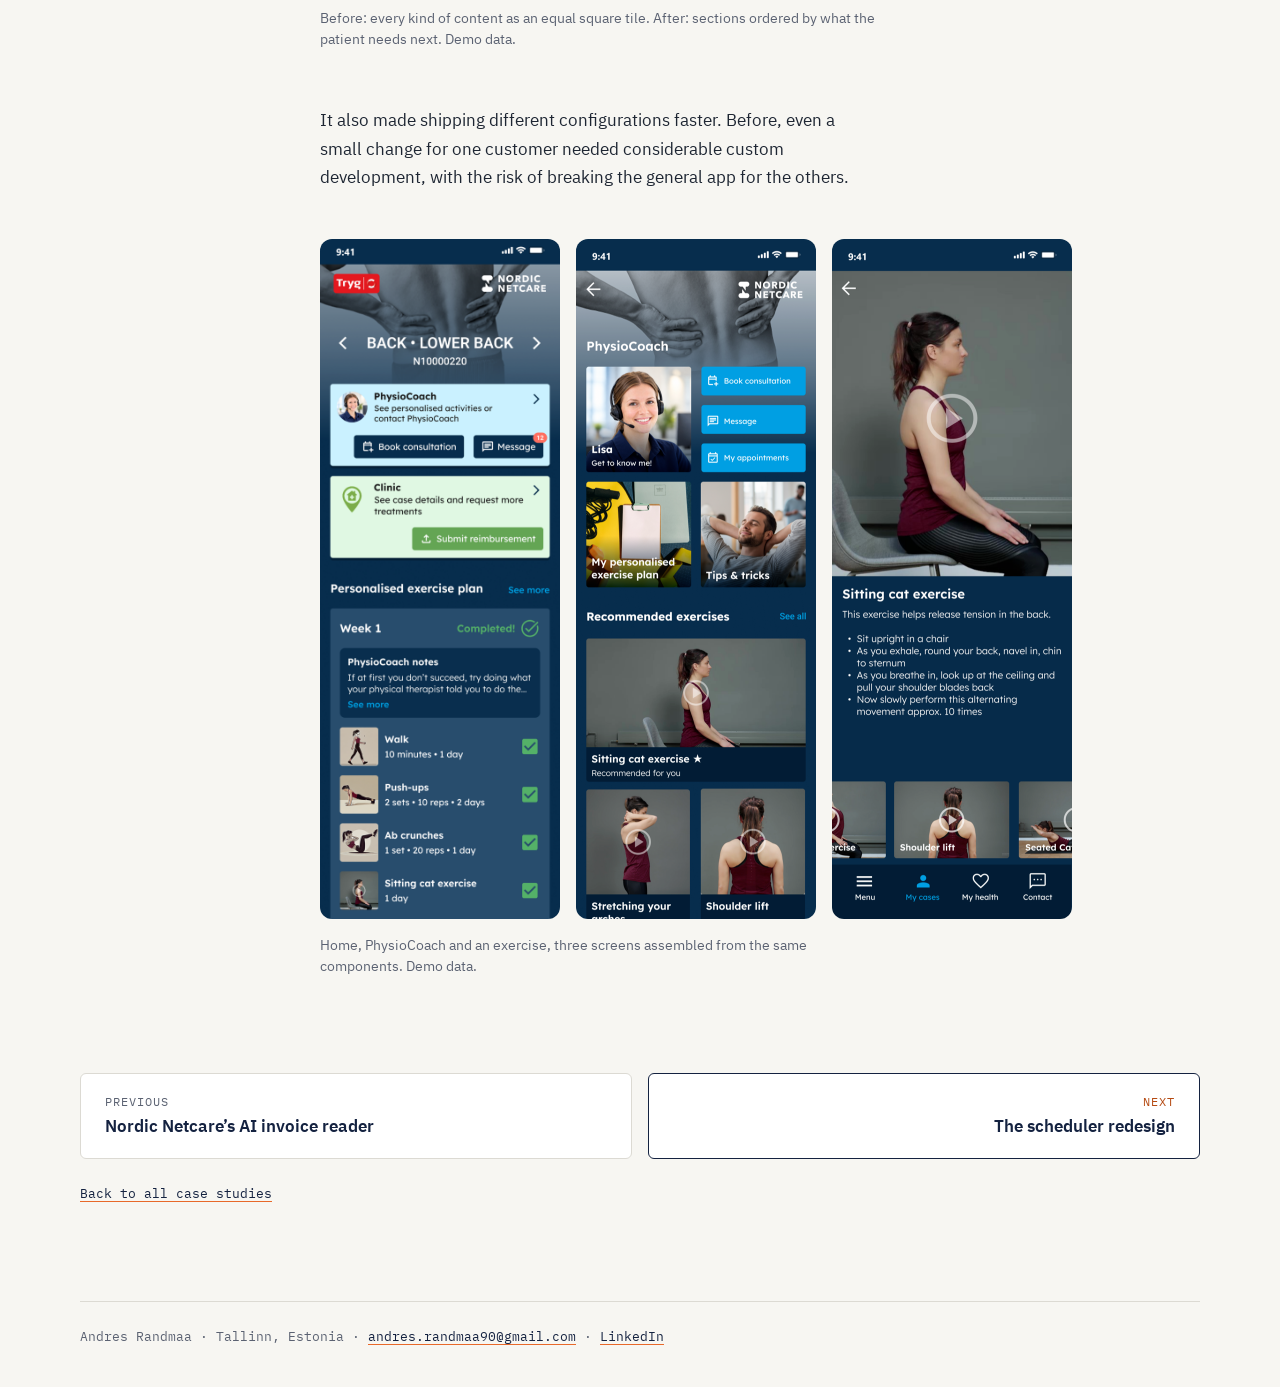
<file: nordic-netcare-app.html>
<!doctype html>
<html lang="en">
<head>
  <meta charset="utf-8">
  <meta name="viewport" content="width=device-width, initial-scale=1">
  <meta name="robots" content="noindex, nofollow">
  <title>Nordic Netcare patient app · Andres Randmaa</title>
  <meta name="description" content="How I rebuilt the Nordic Netcare patient app’s hard-coded screens as a grid-based component system developers could assemble dynamically.">
  <meta property="og:type" content="website">
  <meta property="og:site_name" content="Andres Randmaa">
  <meta property="og:url" content="https://andresrandmaa.github.io/nordic-netcare-app.html">
  <meta property="og:title" content="Nordic Netcare patient app · Andres Randmaa">
  <meta property="og:description" content="How I rebuilt the Nordic Netcare patient app’s hard-coded screens as a grid-based component system developers could assemble dynamically.">
  <meta property="og:image" content="https://andresrandmaa.github.io/assets/og-image.png">
  <meta property="og:image:width" content="1200">
  <meta property="og:image:height" content="630">
  <meta property="og:image:alt" content="Andres Randmaa, product manager and UX designer: healthcare, digital identity, crypto payments">
  <meta name="twitter:card" content="summary_large_image">
  <link rel="icon" href="favicon.svg" type="image/svg+xml">
  <link rel="stylesheet" href="styles.css">
  <link rel="preload" href="assets/fonts/ibm-plex-sans-latin-400.woff2" as="font" type="font/woff2" crossorigin>
  <link rel="preload" href="assets/fonts/ibm-plex-sans-latin-600.woff2" as="font" type="font/woff2" crossorigin>
  <script src="site.js" defer></script>
</head>
<body>
  <a class="skip" href="#main">Skip to content</a>
  <div class="wrap">
    <header class="site-header">
      <a class="site-name" href="./">Andres Randmaa</a>
      <nav aria-label="Site">
        <ul class="site-nav">
          <li><a href="./">All case studies</a></li>
        </ul>
      </nav>
    </header>

    <main id="main">
      <div class="intro intro-case">
        <div class="intro-text">
          <p class="eyebrow">Case study 01 · Nordic Netcare</p>
          <h1>From hard-coded screens to a patient app built from parts</h1>
          <p class="lede">Nordic Netcare’s patient app had been designed screen by screen and built the same way. I broke the designs down into components on a shared grid and documented how each one behaves, so screens could be configured per insurance customer and assembled instead of built from scratch.</p>
        </div>
        <dl class="facts">
          <div>
            <dt>Problem</dt>
            <dd>Hard-coded screens: every new component built from scratch, and the same app for every insurance customer.</dd>
          </div>
          <div>
            <dt>Decision</dt>
            <dd>Rebuild the designs as components on a grid with documented variants; cut a visual editor that would have cost more than it returned.</dd>
          </div>
          <div class="is-result">
            <dt>Result</dt>
            <dd>Each insurance customer can have its own components, content and order, managed from the practice management system. Better information hierarchy, and customer-specific changes ship faster without risking the rest of the app.</dd>
          </div>
        </dl>
      </div>
      <dl class="facts-meta">
        <div>
          <dt>My role</dt>
          <dd>Hired as product manager, with a UX background; became the app’s product designer as well. 2024 to 2026.</dd>
        </div>
        <div>
          <dt>Product</dt>
          <dd>A progressive web app for physiotherapy patients referred by insurance companies: treatment plan, exercise videos and reading, consultations with a physiocoach, clinic referrals and reimbursements.</dd>
        </div>
      </dl>

      <section aria-labelledby="problem">
        <h2 id="problem"><span class="step">01</span>The problem</h2>
        <div class="prose">
          <p>The app’s structure was hard-coded. Every screen had been designed as a whole picture, and every new component had to be built from scratch, even when it was a small variation of something that already existed. Adding content or a feature meant new design and new code each time.</p>
          <p>That also made the app the same for everyone. Nordic Netcare serves patients on behalf of several insurance companies, and there was no way to give one of them a different set of features or content without building it separately.</p>
        </div>
      </section>

      <section aria-labelledby="system">
        <h2 id="system"><span class="step">02</span>What I built</h2>
        <div class="prose">
          <p>I deconstructed the existing designs and rebuilt them on a grid. Each screen became a stack of parts: a header that adapts to the patient’s case, cards that link onward, sections with a title and an optional link, exercise plans, video tiles and reading lists. For each part I showed how it behaves in different situations: one line of text or two, with or without an image, a button or a link, one item or several.</p>
          <p>The same files served as documentation for the developers, so they could build each component once and assemble screens from it. Because the app is a progressive web app that runs in any browser, the files also set out how the layout responds on tablets and desktops.</p>
        </div>

        <figure>
          <img class="shot" src="assets/nnc-app/components-home.png" width="1359" height="1790" alt="The app’s home screen on the left, and beside it its parts drawn as grey low-fidelity components: header variants for one, two or three body regions, link cards, a weekly exercise plan with and without a note, video tile layouts, reading lists and the bottom navigation." decoding="async">
          <figcaption>The home screen broken down into components, with the variants each one needs.</figcaption>
        </figure>

        <figure>
          <a href="assets/nnc-app/components-overview.png"><img class="shot" src="assets/nnc-app/components-overview-display.png" width="3200" height="1231" alt="Overview of the component work: mobile and tablet home screens broken into components, with layout examples showing how the same parts combine into different screens at both sizes." loading="lazy" decoding="async"></a>
          <figcaption>The full set: mobile and tablet, components and layout examples. <a href="assets/nnc-app/components-overview.png">Open at full size</a>.</figcaption>
        </figure>

        <div class="split">
          <div class="panel">
            <h3>Built</h3>
            <ul>
              <li>Components on a shared grid, each with its variants: one card or many, with or without images, sections with or without a link.</li>
              <li>Per-customer configuration from the practice management system: which components are on, what content they show, and in what order.</li>
              <li>Responsive rules for tablet and desktop.</li>
            </ul>
          </div>
          <div class="panel">
            <h3>Cut</h3>
            <ul>
              <li>A visual (WYSIWYG) editor for component details in the practice management system. It would have cost a lot to build for little return, and the goal was the opposite of free-form pages: a consistent structure whatever the content, whether a section holds one card or many.</li>
            </ul>
          </div>
        </div>
      </section>

      <section aria-labelledby="result">
        <h2 id="result"><span class="step">03</span>The result</h2>
        <div class="prose">
          <p>The app became configurable. Each insurance customer can have its own layout: components switched on or off, and different content in them. That configuration, and the order of content on each screen, is managed from the practice management system instead of in code.</p>
          <p>A side effect: the information hierarchy improved a lot. The old design leaned heavily on square block and card components for every kind of content. The new structure lets content be ordered by what matters to patients, or by what a particular customer wants to show.</p>
        </div>

        <figure class="phones phones-two">
          <div>
            <p class="label">Before</p>
            <a class="zoom" href="assets/nnc-app/nnc-app-old.png"><img src="assets/nnc-app/nnc-app-old-display.png" width="750" height="1624" alt="The old home screen: a large photo header reading Back, Lower back, then a grid of equal square tiles: PhysioCoach, Clinic, a cat exercise, all back exercises, what can I do myself, and tips and tricks, each a photo with a caption." loading="lazy" decoding="async"></a>
          </div>
          <div>
            <p class="label label-after">After</p>
            <a class="zoom" href="assets/nnc-app/home-top.png"><img src="assets/nnc-app/home-top-display.png" width="750" height="2126" alt="The new home screen: the insurer’s logo, a physiocoach card with Book consultation and Message, a clinic card with Submit Reimbursement, the week’s personalised exercise plan, and the start of recommended exercise videos." loading="lazy" decoding="async"></a>
          </div>
          <figcaption>Before: every kind of content as an equal square tile. After: sections ordered by what the patient needs next. Demo data.</figcaption>
        </figure>

        <div class="prose">
          <p>It also made shipping different configurations faster. Before, even a small change for one customer needed considerable custom development, with the risk of breaking the general app for the others.</p>
        </div>

        <figure class="phones hero-phones">
          <a class="zoom" href="assets/nnc-app/home-top.png"><img src="assets/nnc-app/home-top-display.png" width="750" height="2126" alt="The app’s home screen for a back case: the insurer’s logo, a physiocoach card with Book consultation and Message, a clinic card with Submit Reimbursement, the week’s personalised exercise plan with completed exercises, and the start of recommended exercise videos." loading="lazy" decoding="async"></a>
          <a class="zoom" href="assets/nnc-app/physiocoach-top.png"><img src="assets/nnc-app/physiocoach-top-display.png" width="750" height="2126" alt="The PhysioCoach screen: a photo of the patient’s physiocoach with buttons for Book consultation, Message and My Appointments, tiles for the personalised exercise plan and tips, recommended exercise videos and the start of the tips list." loading="lazy" decoding="async"></a>
          <a class="zoom" href="assets/nnc-app/exercise.png"><img src="assets/nnc-app/exercise-display.png" width="750" height="2126" alt="An exercise screen: a video of the cat exercise, its title, a short description and step-by-step instructions, and a row of related exercise videos below." loading="lazy" decoding="async"></a>
          <figcaption>Home, PhysioCoach and an exercise, three screens assembled from the same components. Demo data.</figcaption>
        </figure>
      </section>

      <nav class="next" aria-label="More case studies">
        <a href="nordic-netcare.html"><span>Previous</span>Nordic Netcare’s AI invoice reader</a>
        <a class="next-forward" href="nordic-netcare-scheduler.html"><span>Next</span>The scheduler redesign</a>
      </nav>
      <p class="next-home"><a href="./">Back to all case studies</a></p>
    </main>

    <footer class="site-footer">
      <p>Andres Randmaa · Tallinn, Estonia · <a href="mailto:andres.randmaa90@gmail.com">andres.randmaa90@gmail.com</a> · <a href="https://www.linkedin.com/in/andres-randmaa-b232aaa1">LinkedIn</a></p>
    </footer>
  </div>
</body>
</html>
</file>
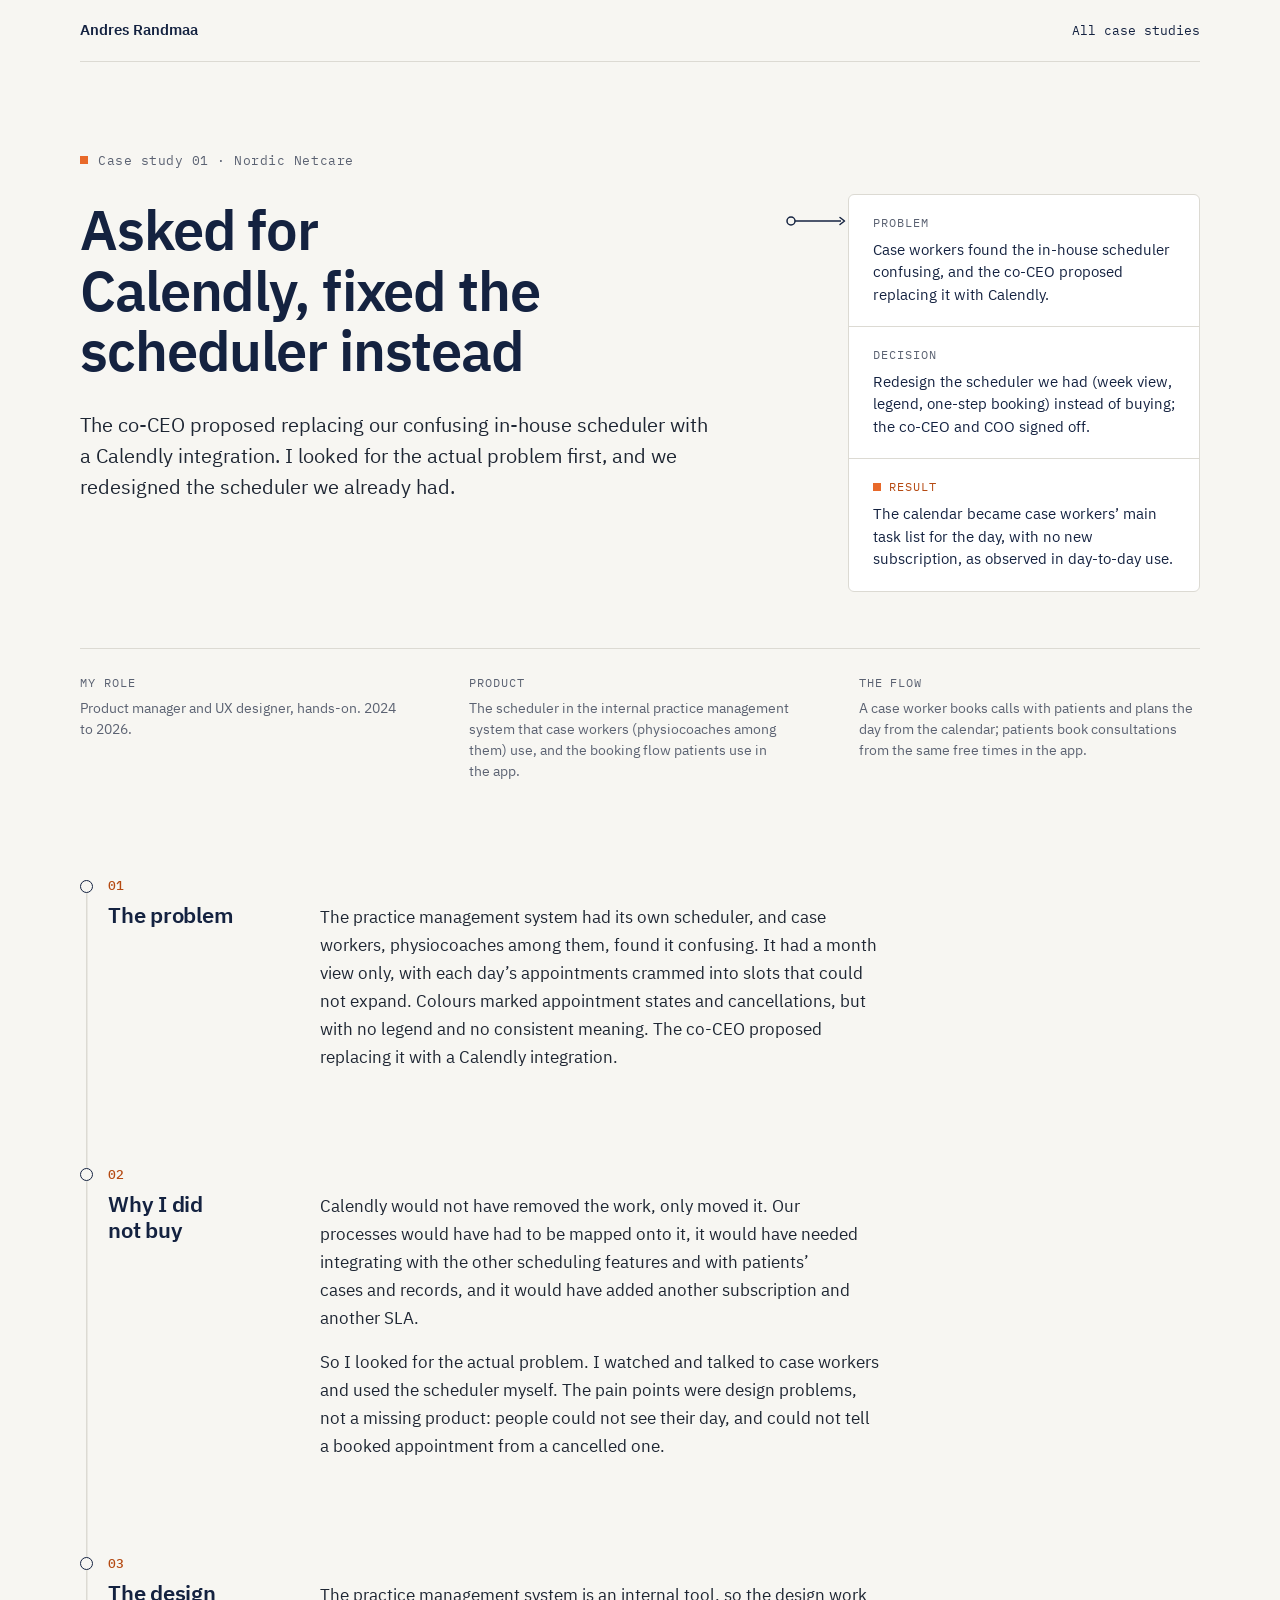
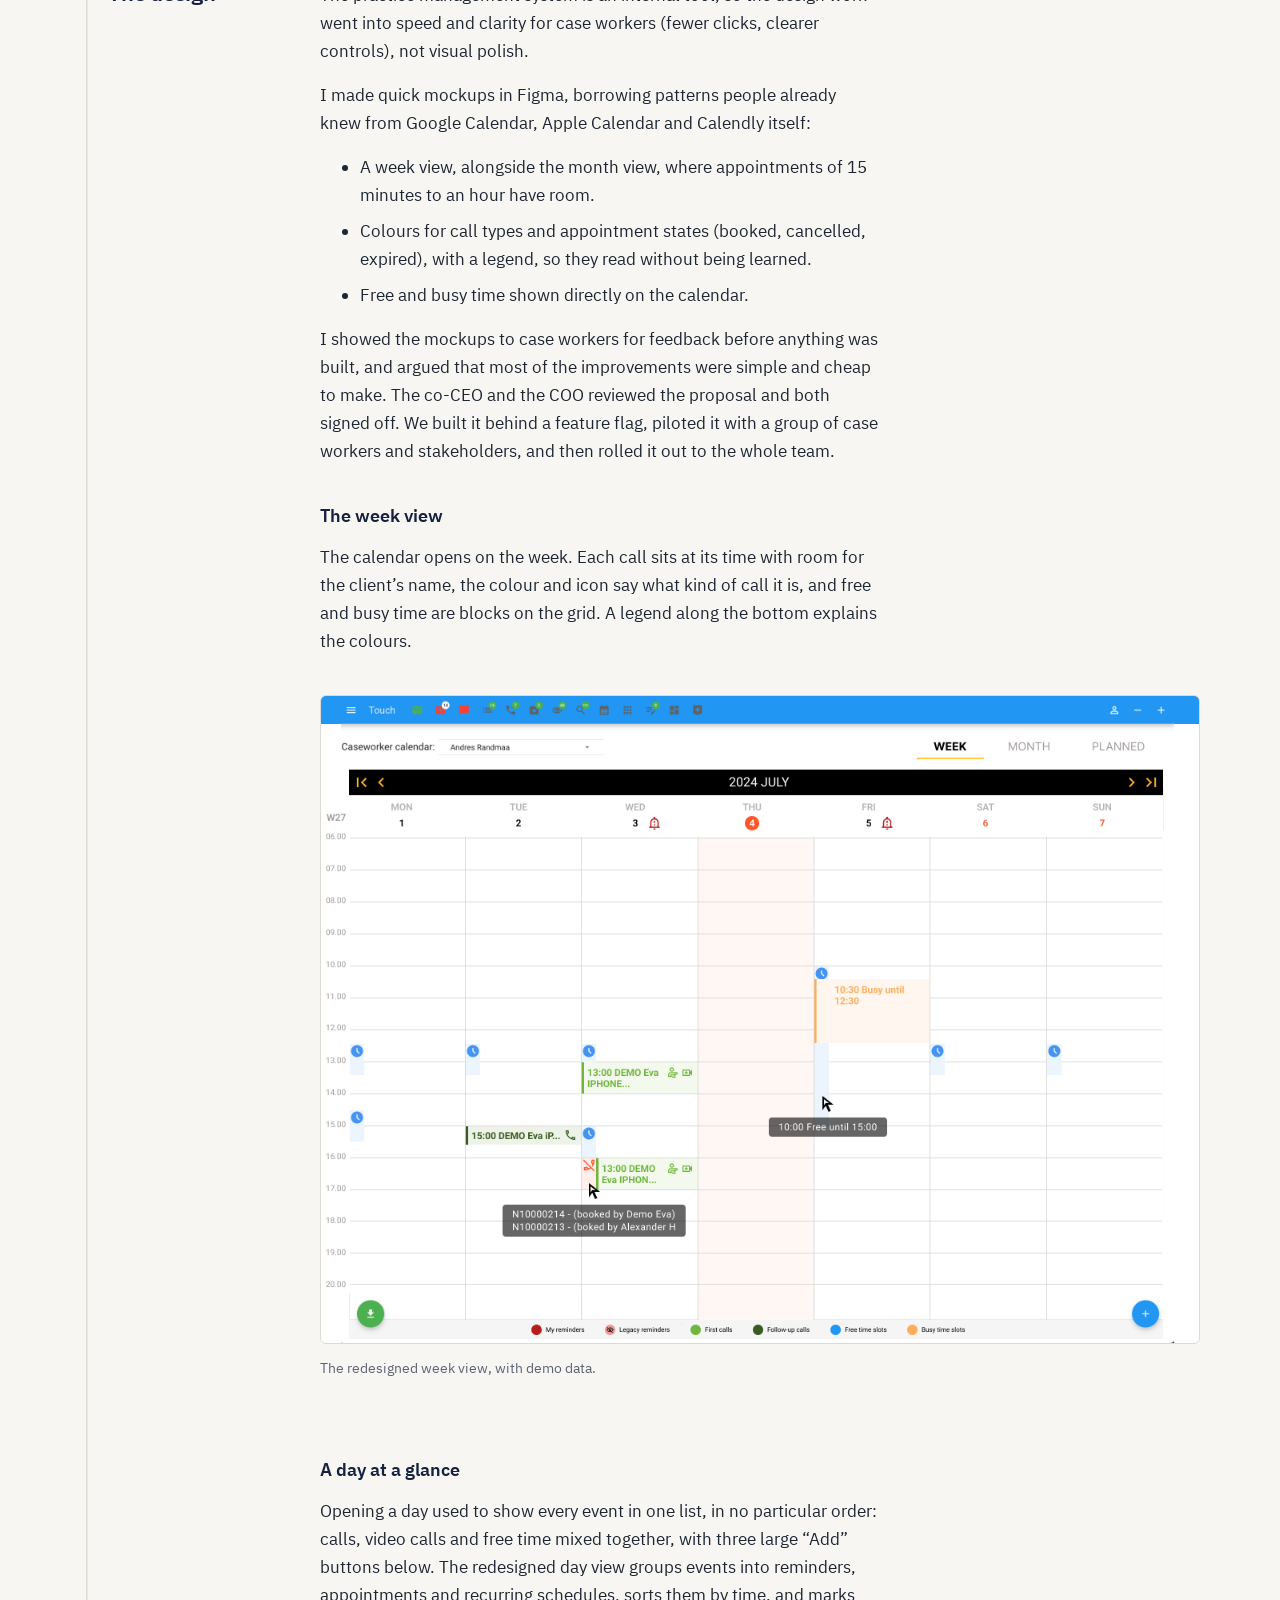
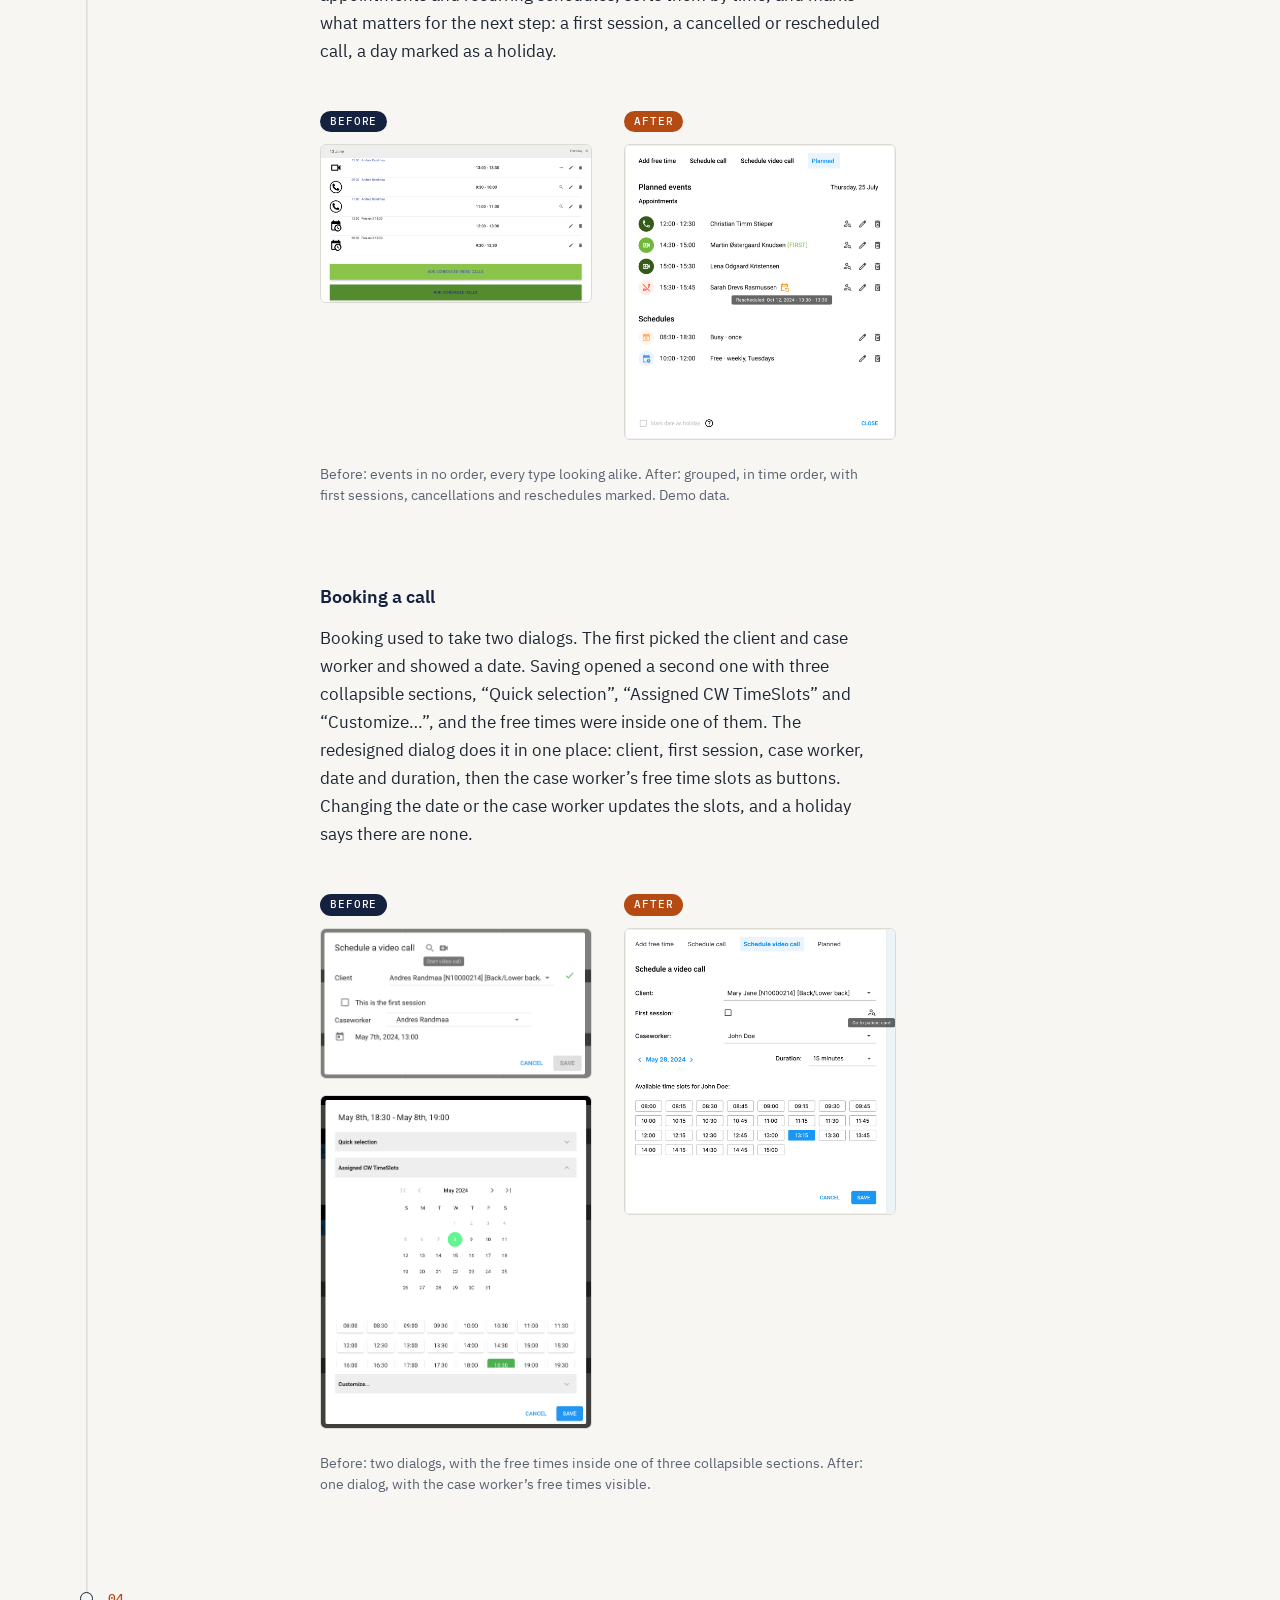
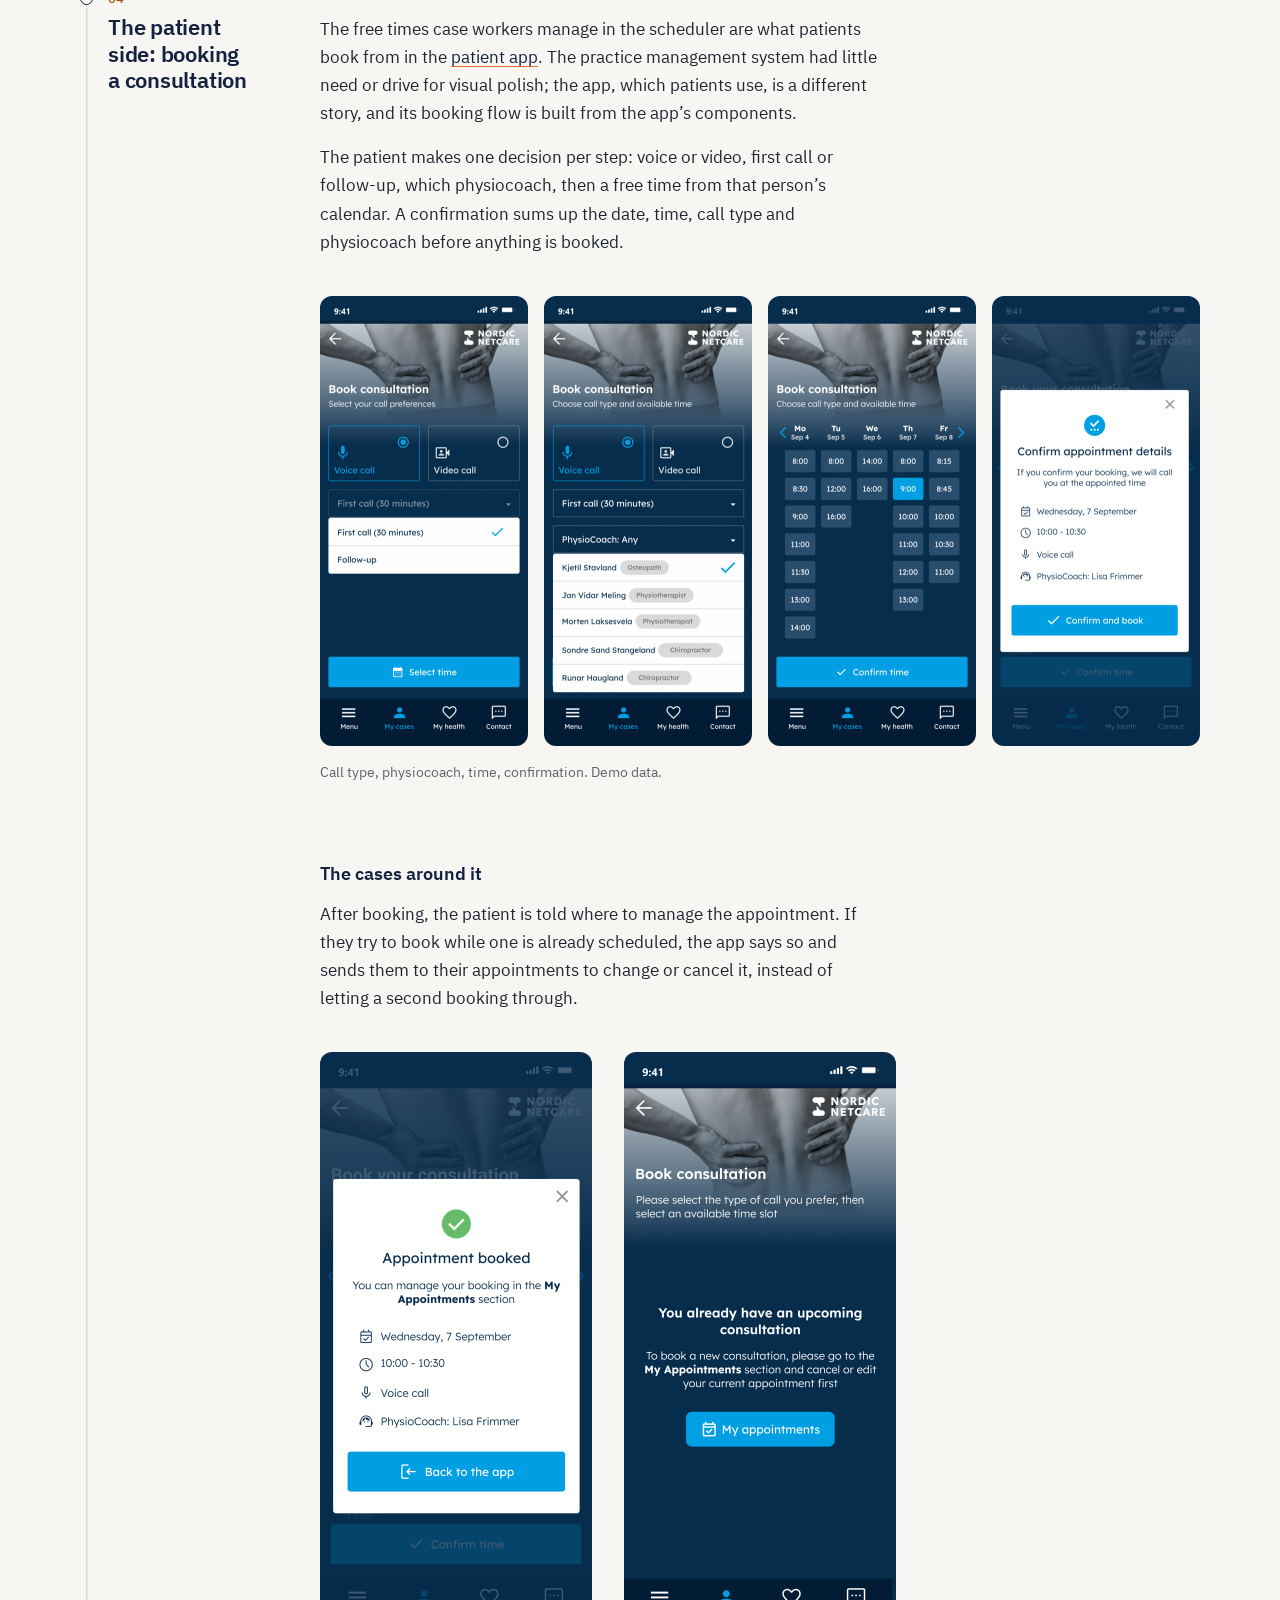
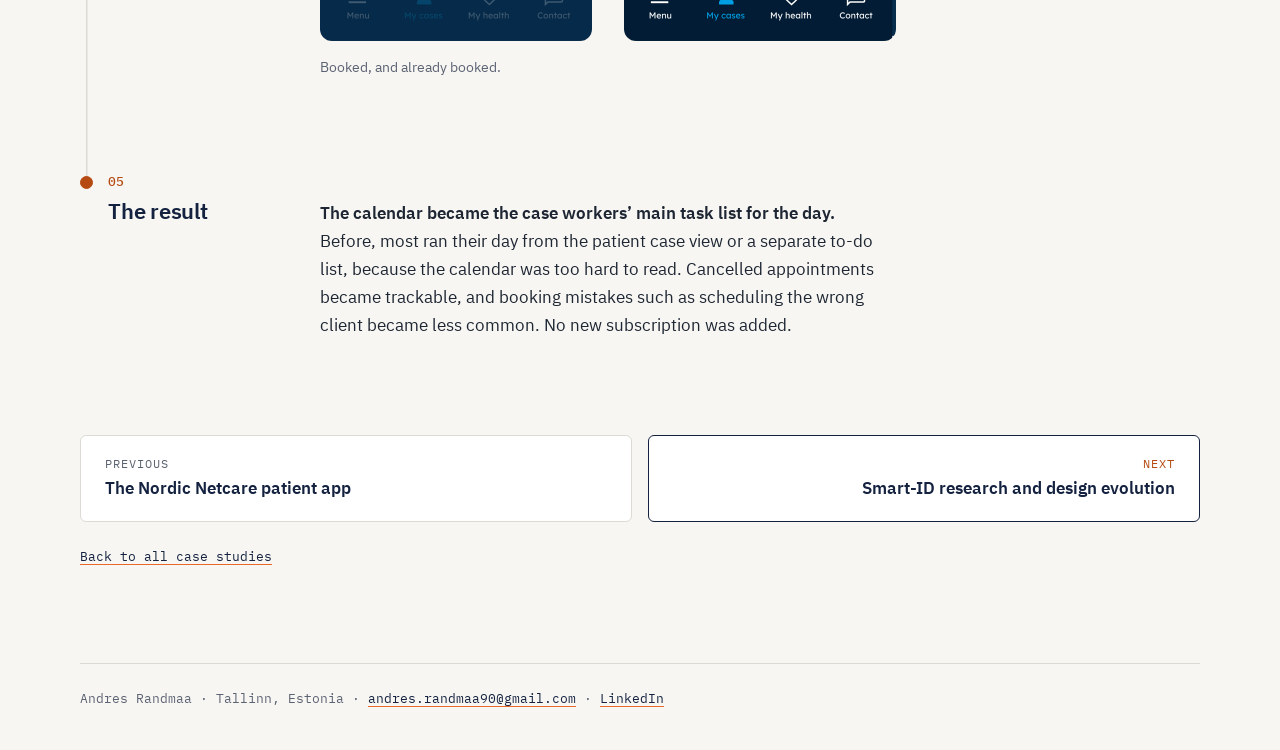
<file: nordic-netcare-scheduler.html>
<!doctype html>
<html lang="en">
<head>
  <meta charset="utf-8">
  <meta name="viewport" content="width=device-width, initial-scale=1">
  <meta name="robots" content="noindex, nofollow">
  <title>Nordic Netcare scheduler · Andres Randmaa</title>
  <meta name="description" content="How a request for a Calendly integration became a redesign of the scheduler Nordic Netcare already had: a week view, a legend for call types and states, a grouped day view and one-step booking, plus the booking flow patients see in the app.">
  <meta property="og:type" content="website">
  <meta property="og:site_name" content="Andres Randmaa">
  <meta property="og:url" content="https://andresrandmaa.github.io/nordic-netcare-scheduler.html">
  <meta property="og:title" content="Nordic Netcare scheduler · Andres Randmaa">
  <meta property="og:description" content="How a request for a Calendly integration became a redesign of the scheduler Nordic Netcare already had: a week view, a legend for call types and states, a grouped day view and one-step booking, plus the booking flow patients see in the app.">
  <meta property="og:image" content="https://andresrandmaa.github.io/assets/og-image.png">
  <meta property="og:image:width" content="1200">
  <meta property="og:image:height" content="630">
  <meta property="og:image:alt" content="Andres Randmaa, product manager and UX designer: healthcare, digital identity, crypto payments">
  <meta name="twitter:card" content="summary_large_image">
  <link rel="icon" href="favicon.svg" type="image/svg+xml">
  <link rel="stylesheet" href="styles.css">
  <link rel="preload" href="assets/fonts/ibm-plex-sans-latin-400.woff2" as="font" type="font/woff2" crossorigin>
  <link rel="preload" href="assets/fonts/ibm-plex-sans-latin-600.woff2" as="font" type="font/woff2" crossorigin>
  <script src="site.js" defer></script>
</head>
<body>
  <a class="skip" href="#main">Skip to content</a>
  <div class="wrap">
    <header class="site-header">
      <a class="site-name" href="./">Andres Randmaa</a>
      <nav aria-label="Site">
        <ul class="site-nav">
          <li><a href="./">All case studies</a></li>
        </ul>
      </nav>
    </header>

    <main id="main">
      <div class="intro intro-case">
        <div class="intro-text">
          <p class="eyebrow">Case study 01 · Nordic Netcare</p>
          <h1>Asked for Calendly, fixed the scheduler instead</h1>
          <p class="lede">The co-CEO proposed replacing our confusing in-house scheduler with a Calendly integration. I looked for the actual problem first, and we redesigned the scheduler we already had.</p>
        </div>
        <dl class="facts">
          <div>
            <dt>Problem</dt>
            <dd>Case workers found the in-house scheduler confusing, and the co-CEO proposed replacing it with Calendly.</dd>
          </div>
          <div>
            <dt>Decision</dt>
            <dd>Redesign the scheduler we had (week view, legend, one-step booking) instead of buying; the co-CEO and COO signed off.</dd>
          </div>
          <div class="is-result">
            <dt>Result</dt>
            <dd>The calendar became case workers’ main task list for the day, with no new subscription, as observed in day-to-day use.</dd>
          </div>
        </dl>
      </div>
      <dl class="facts-meta">
        <div>
          <dt>My role</dt>
          <dd>Product manager and UX designer, hands-on. 2024 to 2026.</dd>
        </div>
        <div>
          <dt>Product</dt>
          <dd>The scheduler in the internal practice management system that case workers (physiocoaches among them) use, and the booking flow patients use in the app.</dd>
        </div>
        <div>
          <dt>The flow</dt>
          <dd>A case worker books calls with patients and plans the day from the calendar; patients book consultations from the same free times in the app.</dd>
        </div>
      </dl>

      <section aria-labelledby="problem">
        <h2 id="problem"><span class="step">01</span>The problem</h2>
        <div class="prose">
          <p>The practice management system had its own scheduler, and case workers, physiocoaches among them, found it confusing. It had a month view only, with each day’s appointments crammed into slots that could not expand. Colours marked appointment states and cancellations, but with no legend and no consistent meaning. The co-CEO proposed replacing it with a Calendly integration.</p>
        </div>
      </section>

      <section aria-labelledby="scope">
        <h2 id="scope"><span class="step">02</span>Why I did not buy</h2>
        <div class="prose">
          <p>Calendly would not have removed the work, only moved it. Our processes would have had to be mapped onto it, it would have needed integrating with the other scheduling features and with patients’ cases and records, and it would have added another subscription and another SLA.</p>
          <p>So I looked for the actual problem. I watched and talked to case workers and used the scheduler myself. The pain points were design problems, not a missing product: people could not see their day, and could not tell a booked appointment from a cancelled one.</p>
        </div>
      </section>

      <section aria-labelledby="design">
        <h2 id="design"><span class="step">03</span>The design</h2>
        <div class="prose">
          <p>The practice management system is an internal tool, so the design work went into speed and clarity for case workers (fewer clicks, clearer controls), not visual polish.</p>
          <p>I made quick mockups in Figma, borrowing patterns people already knew from Google Calendar, Apple Calendar and Calendly itself:</p>
          <ul>
            <li>A week view, alongside the month view, where appointments of 15 minutes to an hour have room.</li>
            <li>Colours for call types and appointment states (booked, cancelled, expired), with a legend, so they read without being learned.</li>
            <li>Free and busy time shown directly on the calendar.</li>
          </ul>
          <p>I showed the mockups to case workers for feedback before anything was built, and argued that most of the improvements were simple and cheap to make. The co-CEO and the COO reviewed the proposal and both signed off. We built it behind a feature flag, piloted it with a group of case workers and stakeholders, and then rolled it out to the whole team.</p>
        </div>

        <div class="prose">
          <h3>The week view</h3>
          <p>The calendar opens on the week. Each call sits at its time with room for the client’s name, the colour and icon say what kind of call it is, and free and busy time are blocks on the grid. A legend along the bottom explains the colours.</p>
        </div>

        <figure>
          <a class="zoom" href="assets/nnc/calendar-week.png"><img class="shot" src="assets/nnc/calendar-week.png" width="2196" height="1618" alt="The redesigned case worker calendar in week view. Hours run down the left; first calls and follow-up calls appear as green cards with icons for call type, a busy period in orange, free slots in blue, today’s column tinted, and a legend along the bottom." loading="lazy" decoding="async"></a>
          <figcaption>The redesigned week view, with demo data.</figcaption>
        </figure>

        <div class="prose">
          <h3>A day at a glance</h3>
          <p>Opening a day used to show every event in one list, in no particular order: calls, video calls and free time mixed together, with three large “Add” buttons below. The redesigned day view groups events into reminders, appointments and recurring schedules, sorts them by time, and marks what matters for the next step: a first session, a cancelled or rescheduled call, a day marked as a holiday.</p>
        </div>

        <figure class="pair">
          <div>
            <p class="label">Before</p>
            <a class="zoom" href="assets/nnc/day-before.png"><img class="shot" src="assets/nnc/day-before-display.png" width="2464" height="1430" alt="The old day dialog for 13 June. Five rows in no time order: a video call at 13:00, calls at 09:30 and 11:00, and free time from 12:30 and from 09:30, each with a large black icon, followed by full-width buttons to add video calls and calls." loading="lazy" decoding="async"></a>
          </div>
          <div>
            <p class="label label-after">After</p>
            <a class="zoom" href="assets/nnc/day-after.png"><img class="shot" src="assets/nnc/day-after-display.png" width="1400" height="1526" alt="The redesigned Planned events dialog for Thursday 25 July. Under Appointments, four rows in time order, each with a coloured icon for call type, the time and the client name; one is marked FIRST, and one is a cancelled call with a rescheduled icon and the tooltip Rescheduled: Oct 12, 2024, 13:00 to 13:30. Under Schedules, a block labelled Busy · once and one labelled Free · weekly, Tuesdays. At the bottom, a Mark date as holiday checkbox." loading="lazy" decoding="async"></a>
          </div>
          <figcaption>Before: events in no order, every type looking alike. After: grouped, in time order, with first sessions, cancellations and reschedules marked. Demo data.</figcaption>
        </figure>

        <div class="prose">
          <h3>Booking a call</h3>
          <p>Booking used to take two dialogs. The first picked the client and case worker and showed a date. Saving opened a second one with three collapsible sections, “Quick selection”, “Assigned CW TimeSlots” and “Customize…”, and the free times were inside one of them. The redesigned dialog does it in one place: client, first session, case worker, date and duration, then the case worker’s free time slots as buttons. Changing the date or the case worker updates the slots, and a holiday says there are none.</p>
        </div>

        <figure class="pair">
          <div>
            <p class="label">Before</p>
            <a class="zoom" href="assets/nnc/book-before-1.png"><img class="shot" src="assets/nnc/book-before-1.png" width="1260" height="696" alt="Old first dialog, Schedule a video call: client, a first-session checkbox, case worker and a date, with Cancel and Save." loading="lazy" decoding="async"></a>
            <a class="zoom" href="assets/nnc/book-before-2.png"><img class="shot" src="assets/nnc/book-before-2.png" width="671" height="824" alt="Old second dialog: three collapsible sections named Quick selection, Assigned CW TimeSlots and Customize, with a month calendar and a grid of times open in the middle one." loading="lazy" decoding="async"></a>
          </div>
          <div>
            <p class="label label-after">After</p>
            <a class="zoom" href="assets/nnc/book-after.png"><img class="shot" src="assets/nnc/book-after-display.png" width="1446" height="1526" alt="New single dialog, Schedule a video call: client, first session, case worker, a date with previous and next arrows, a duration of 15 minutes, and the case worker’s available time slots in 15-minute steps as a grid of buttons with 13:15 selected." loading="lazy" decoding="async"></a>
          </div>
          <figcaption>Before: two dialogs, with the free times inside one of three collapsible sections. After: one dialog, with the case worker’s free times visible.</figcaption>
        </figure>
      </section>

      <section aria-labelledby="patient">
        <h2 id="patient"><span class="step">04</span>The patient side: booking a consultation</h2>
        <div class="prose">
          <p>The free times case workers manage in the scheduler are what patients book from in the <a href="nordic-netcare-app.html">patient app</a>. The practice management system had little need or drive for visual polish; the app, which patients use, is a different story, and its booking flow is built from the app’s components.</p>
          <p>The patient makes one decision per step: voice or video, first call or follow-up, which physiocoach, then a free time from that person’s calendar. A confirmation sums up the date, time, call type and physiocoach before anything is booked.</p>
        </div>

        <figure class="phones">
          <a class="zoom" href="assets/nnc-app/book-2-first-call.png"><img src="assets/nnc-app/book-2-first-call-display.png" width="750" height="1624" alt="Book consultation: voice call selected, and a menu offering First call (30 minutes) or Follow-up." loading="lazy" decoding="async"></a>
          <a class="zoom" href="assets/nnc-app/book-3-coach.png"><img src="assets/nnc-app/book-3-coach-display.png" width="750" height="1624" alt="Book your consultation: a physiocoach menu listing five people, each with a tag for their profession: osteopath, physiotherapist or chiropractor." loading="lazy" decoding="async"></a>
          <a class="zoom" href="assets/nnc-app/book-4-time.png"><img src="assets/nnc-app/book-4-time-display.png" width="750" height="1624" alt="Free times for Monday to Friday, one column per day, with 9:00 on Thursday selected and a Confirm time button." loading="lazy" decoding="async"></a>
          <a class="zoom" href="assets/nnc-app/book-5-confirm.png"><img src="assets/nnc-app/book-5-confirm-display.png" width="750" height="1624" alt="Confirm appointment details dialog: Wednesday 7 September, 10:00 to 10:30, voice call, physiocoach named, and a Confirm and book button." loading="lazy" decoding="async"></a>
          <figcaption>Call type, physiocoach, time, confirmation. Demo data.</figcaption>
        </figure>

        <div class="prose">
          <h3>The cases around it</h3>
          <p>After booking, the patient is told where to manage the appointment. If they try to book while one is already scheduled, the app says so and sends them to their appointments to change or cancel it, instead of letting a second booking through.</p>
        </div>

        <figure class="phones phones-two">
          <a class="zoom" href="assets/nnc-app/book-6-booked.png"><img src="assets/nnc-app/book-6-booked-display.png" width="750" height="1624" alt="Appointment booked dialog with the booking summary and a Back to the app button." loading="lazy" decoding="async"></a>
          <a class="zoom" href="assets/nnc-app/book-7-already-booked.png"><img src="assets/nnc-app/book-7-already-booked-display.png" width="750" height="1624" alt="Message: you already have a scheduled consultation upcoming. To book a new one, go to My Appointments and cancel or edit the current appointment first. A My appointments button." loading="lazy" decoding="async"></a>
          <figcaption>Booked, and already booked.</figcaption>
        </figure>
      </section>

      <section aria-labelledby="result">
        <h2 id="result"><span class="step">05</span>The result</h2>
        <div class="prose">
          <p><strong>The calendar became the case workers’ main task list for the day.</strong> Before, most ran their day from the patient case view or a separate to-do list, because the calendar was too hard to read. Cancelled appointments became trackable, and booking mistakes such as scheduling the wrong client became less common. No new subscription was added.</p>
        </div>
      </section>

      <nav class="next" aria-label="More case studies">
        <a href="nordic-netcare-app.html"><span>Previous</span>The Nordic Netcare patient app</a>
        <a class="next-forward" href="smart-id-redesign.html"><span>Next</span>Smart-ID research and design evolution</a>
      </nav>
      <p class="next-home"><a href="./">Back to all case studies</a></p>
    </main>

    <footer class="site-footer">
      <p>Andres Randmaa · Tallinn, Estonia · <a href="mailto:andres.randmaa90@gmail.com">andres.randmaa90@gmail.com</a> · <a href="https://www.linkedin.com/in/andres-randmaa-b232aaa1">LinkedIn</a></p>
    </footer>
  </div>
</body>
</html>
</file>
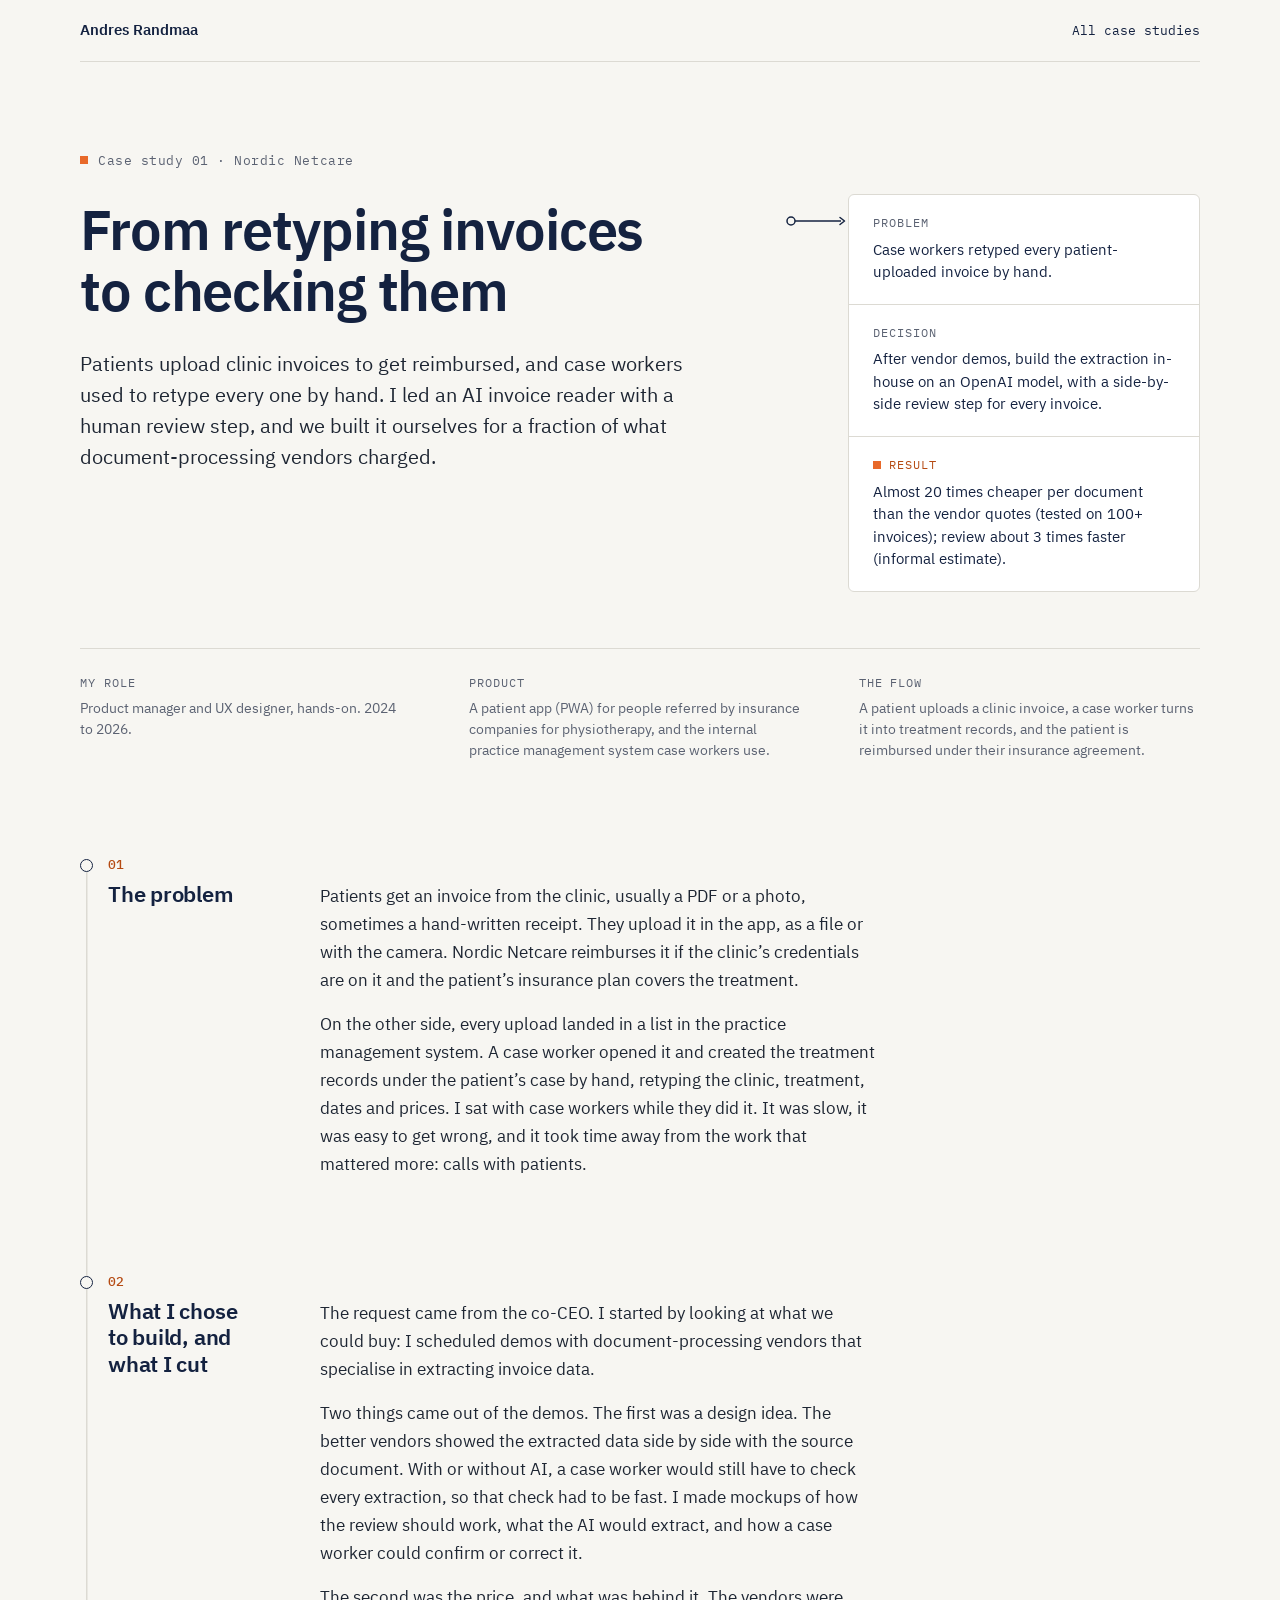
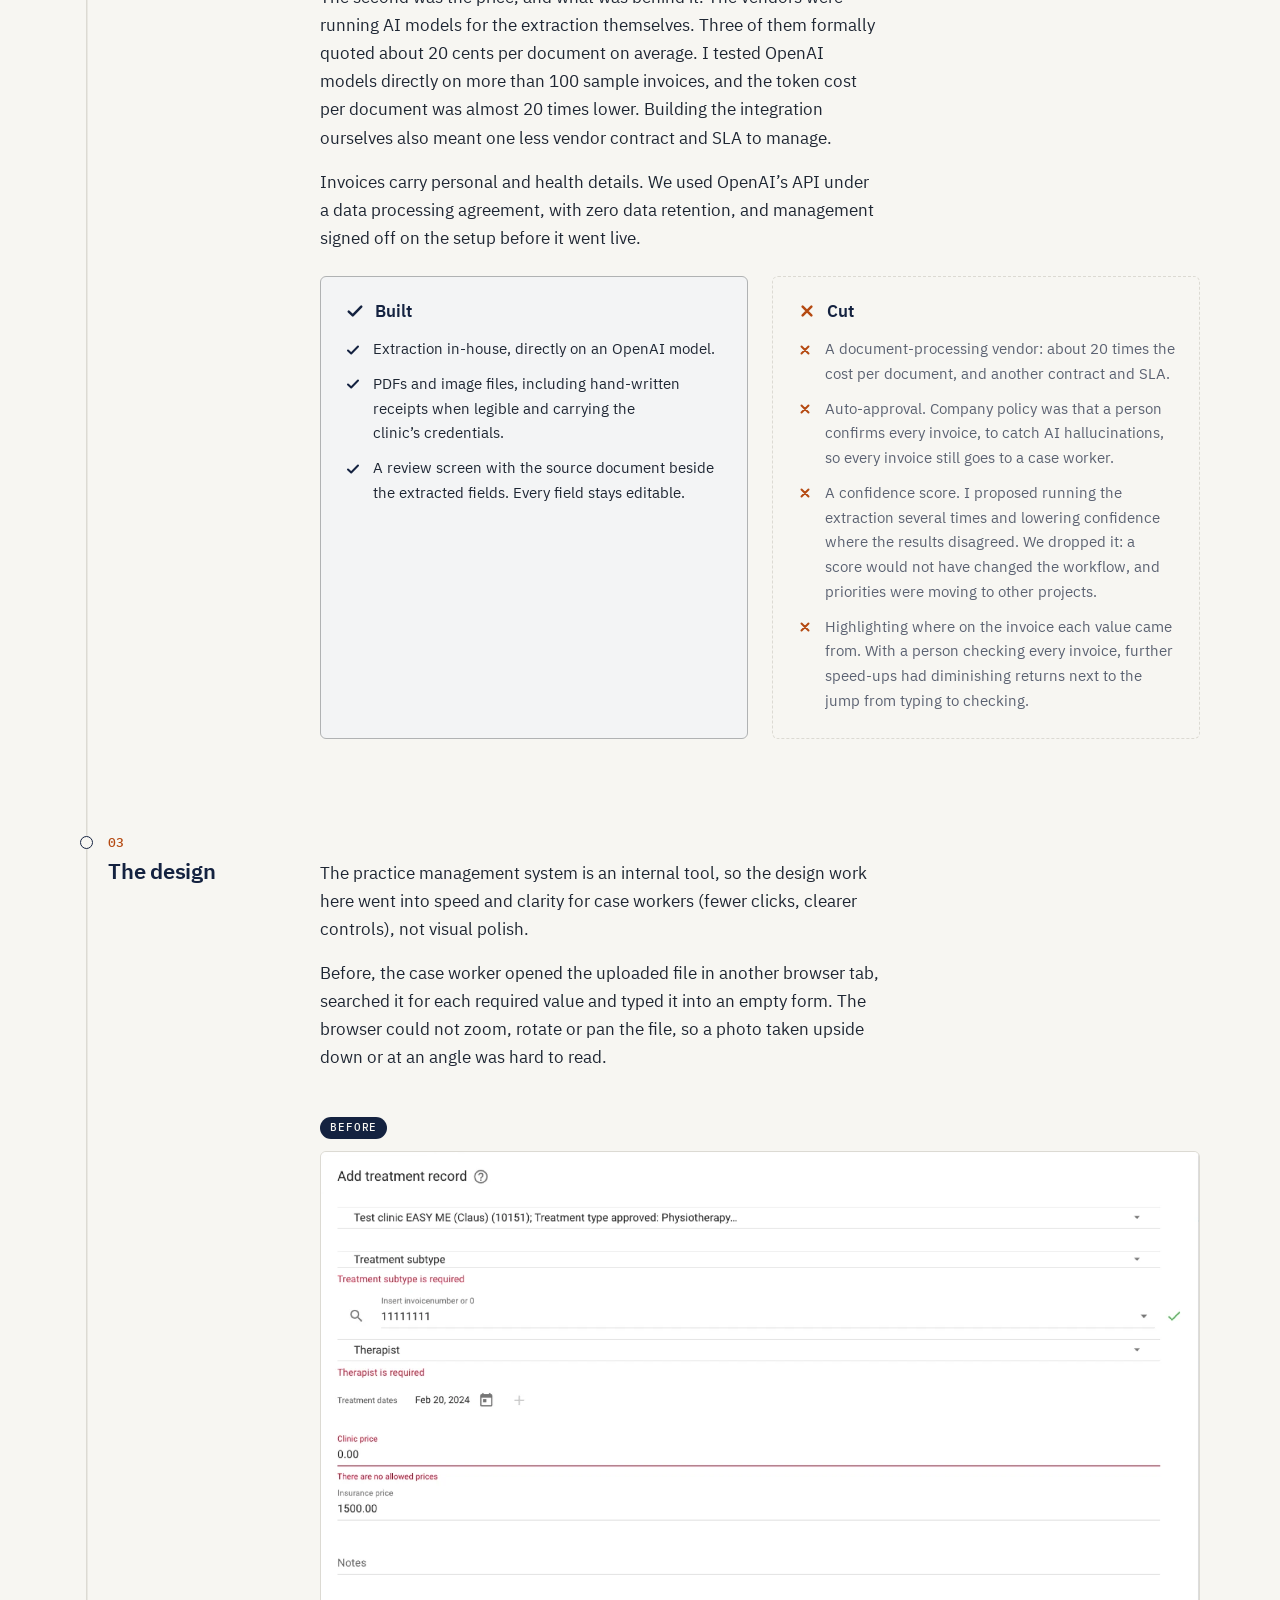
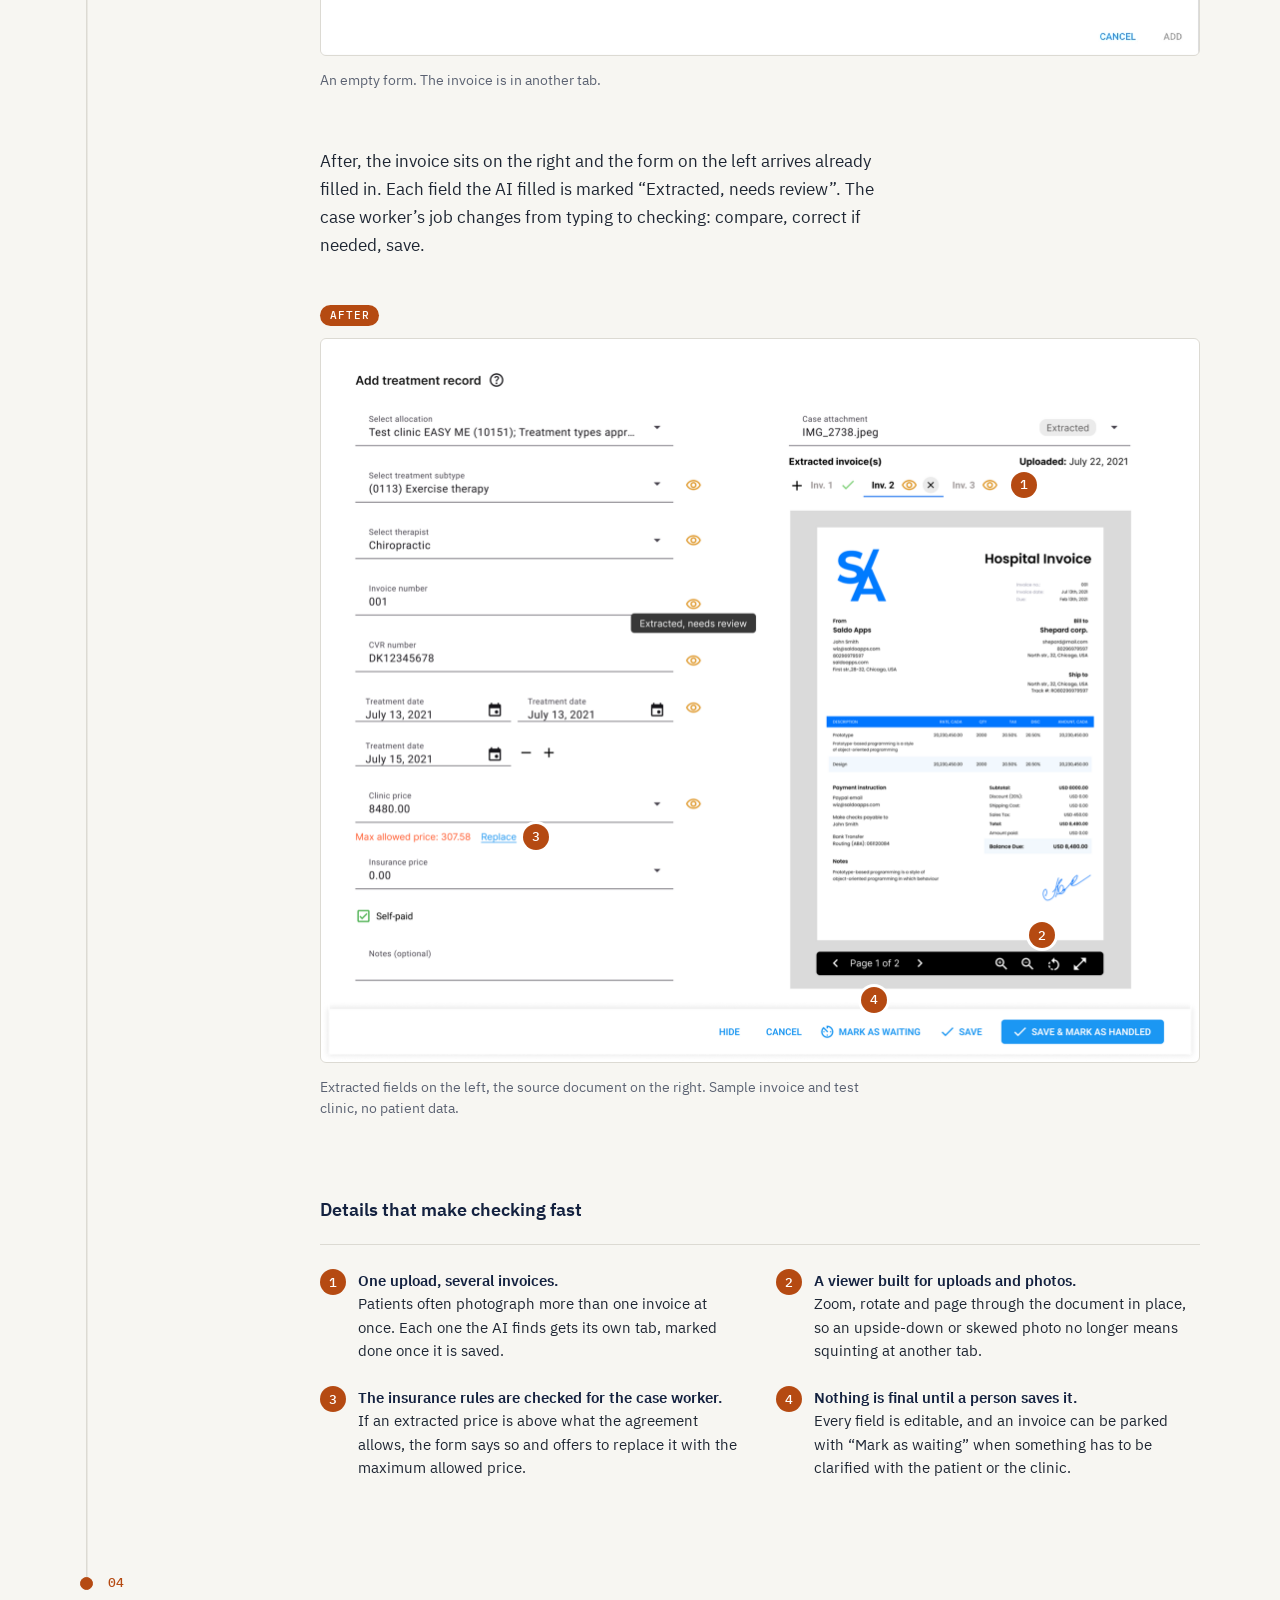
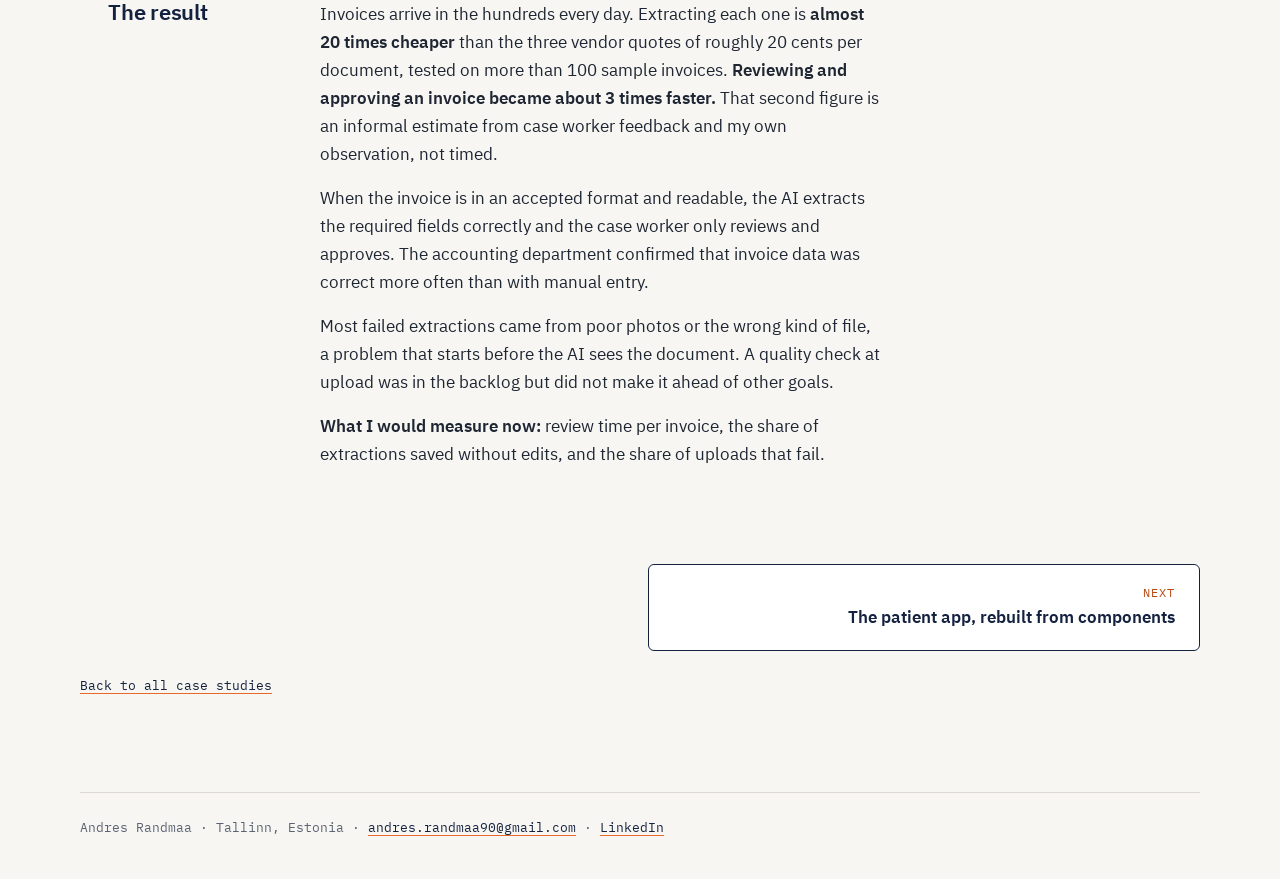
<file: nordic-netcare.html>
<!doctype html>
<html lang="en">
<head>
  <meta charset="utf-8">
  <meta name="viewport" content="width=device-width, initial-scale=1">
  <meta name="robots" content="noindex, nofollow">
  <title>Nordic Netcare AI invoice reader · Andres Randmaa</title>
  <meta name="description" content="How I replaced manual retyping of clinic invoices with an AI invoice reader and a side-by-side review step for case workers, built in-house instead of bought.">
  <meta property="og:type" content="website">
  <meta property="og:site_name" content="Andres Randmaa">
  <meta property="og:url" content="https://andresrandmaa.github.io/nordic-netcare.html">
  <meta property="og:title" content="Nordic Netcare AI invoice reader · Andres Randmaa">
  <meta property="og:description" content="How I replaced manual retyping of clinic invoices with an AI invoice reader and a side-by-side review step for case workers, built in-house instead of bought.">
  <meta property="og:image" content="https://andresrandmaa.github.io/assets/og-image.png">
  <meta property="og:image:width" content="1200">
  <meta property="og:image:height" content="630">
  <meta property="og:image:alt" content="Andres Randmaa, product manager and UX designer: healthcare, digital identity, crypto payments">
  <meta name="twitter:card" content="summary_large_image">
  <link rel="icon" href="favicon.svg" type="image/svg+xml">
  <link rel="stylesheet" href="styles.css">
  <link rel="preload" href="assets/fonts/ibm-plex-sans-latin-400.woff2" as="font" type="font/woff2" crossorigin>
  <link rel="preload" href="assets/fonts/ibm-plex-sans-latin-600.woff2" as="font" type="font/woff2" crossorigin>
  <script src="site.js" defer></script>
</head>
<body>
  <a class="skip" href="#main">Skip to content</a>
  <div class="wrap">
    <header class="site-header">
      <a class="site-name" href="./">Andres Randmaa</a>
      <nav aria-label="Site">
        <ul class="site-nav">
          <li><a href="./">All case studies</a></li>
        </ul>
      </nav>
    </header>

    <main id="main">
      <div class="intro intro-case">
        <div class="intro-text">
          <p class="eyebrow">Case study 01 · Nordic Netcare</p>
          <h1>From retyping invoices to checking them</h1>
          <p class="lede">Patients upload clinic invoices to get reimbursed, and case workers used to retype every one by hand. I led an AI invoice reader with a human review step, and we built it ourselves for a fraction of what document-processing vendors charged.</p>
        </div>
        <dl class="facts">
          <div>
            <dt>Problem</dt>
            <dd>Case workers retyped every patient-uploaded invoice by hand.</dd>
          </div>
          <div>
            <dt>Decision</dt>
            <dd>After vendor demos, build the extraction in-house on an OpenAI model, with a side-by-side review step for every invoice.</dd>
          </div>
          <div class="is-result">
            <dt>Result</dt>
            <dd>Almost 20 times cheaper per document than the vendor quotes (tested on 100+ invoices); review about 3 times faster (informal estimate).</dd>
          </div>
        </dl>
      </div>
      <dl class="facts-meta">
        <div>
          <dt>My role</dt>
          <dd>Product manager and UX designer, hands-on. 2024 to 2026.</dd>
        </div>
        <div>
          <dt>Product</dt>
          <dd>A patient app (PWA) for people referred by insurance companies for physiotherapy, and the internal practice management system case workers use.</dd>
        </div>
        <div>
          <dt>The flow</dt>
          <dd>A patient uploads a clinic invoice, a case worker turns it into treatment records, and the patient is reimbursed under their insurance agreement.</dd>
        </div>
      </dl>

      <section aria-labelledby="problem">
        <h2 id="problem"><span class="step">01</span>The problem</h2>
        <div class="prose">
          <p>Patients get an invoice from the clinic, usually a PDF or a photo, sometimes a hand-written receipt. They upload it in the app, as a file or with the camera. Nordic Netcare reimburses it if the clinic’s credentials are on it and the patient’s insurance plan covers the treatment.</p>
          <p>On the other side, every upload landed in a list in the practice management system. A case worker opened it and created the treatment records under the patient’s case by hand, retyping the clinic, treatment, dates and prices. I sat with case workers while they did it. It was slow, it was easy to get wrong, and it took time away from the work that mattered more: calls with patients.</p>
        </div>
      </section>

      <section aria-labelledby="scope">
        <h2 id="scope"><span class="step">02</span>What I chose to build, and what I cut</h2>
        <div class="prose">
          <p>The request came from the co-CEO. I started by looking at what we could buy: I scheduled demos with document-processing vendors that specialise in extracting invoice data.</p>
          <p>Two things came out of the demos. The first was a design idea. The better vendors showed the extracted data side by side with the source document. With or without AI, a case worker would still have to check every extraction, so that check had to be fast. I made mockups of how the review should work, what the AI would extract, and how a case worker could confirm or correct it.</p>
          <p>The second was the price, and what was behind it. The vendors were running AI models for the extraction themselves. Three of them formally quoted about 20 cents per document on average. I tested OpenAI models directly on more than 100 sample invoices, and the token cost per document was almost 20 times lower. Building the integration ourselves also meant one less vendor contract and SLA to manage.</p>
          <p>Invoices carry personal and health details. We used OpenAI’s API under a data processing agreement, with zero data retention, and management signed off on the setup before it went live.</p>
        </div>
        <div class="split">
          <div class="panel">
            <h3>Built</h3>
            <ul>
              <li>Extraction in-house, directly on an OpenAI model.</li>
              <li>PDFs and image files, including hand-written receipts when legible and carrying the clinic’s credentials.</li>
              <li>A review screen with the source document beside the extracted fields. Every field stays editable.</li>
            </ul>
          </div>
          <div class="panel">
            <h3>Cut</h3>
            <ul>
              <li>A document-processing vendor: about 20 times the cost per document, and another contract and SLA.</li>
              <li>Auto-approval. Company policy was that a person confirms every invoice, to catch AI hallucinations, so every invoice still goes to a case worker.</li>
              <li>A confidence score. I proposed running the extraction several times and lowering confidence where the results disagreed. We dropped it: a score would not have changed the workflow, and priorities were moving to other projects.</li>
              <li>Highlighting where on the invoice each value came from. With a person checking every invoice, further speed-ups had diminishing returns next to the jump from typing to checking.</li>
            </ul>
          </div>
        </div>
      </section>

      <section aria-labelledby="design">
        <h2 id="design"><span class="step">03</span>The design</h2>
        <div class="prose">
          <p>The practice management system is an internal tool, so the design work here went into speed and clarity for case workers (fewer clicks, clearer controls), not visual polish.</p>
          <p>Before, the case worker opened the uploaded file in another browser tab, searched it for each required value and typed it into an empty form. The browser could not zoom, rotate or pan the file, so a photo taken upside down or at an angle was hard to read.</p>
        </div>

        <figure>
          <p class="label">Before</p>
          <img class="shot" src="assets/nnc/pms-before.png" width="1492" height="854" alt="The old Add treatment record dialog. Empty fields for treatment subtype, invoice number, therapist, treatment dates, clinic price and insurance price, several marked in red as required. No invoice is visible." loading="lazy" decoding="async">
          <figcaption>An empty form. The invoice is in another tab.</figcaption>
        </figure>

        <div class="prose">
          <p>After, the invoice sits on the right and the form on the left arrives already filled in. Each field the AI filled is marked “Extracted, needs review”. The case worker’s job changes from typing to checking: compare, correct if needed, save.</p>
        </div>

        <figure>
          <p class="label label-after">After</p>
          <div class="annotated">
            <a class="zoom" href="assets/nnc/invoice-extraction.png"><img class="shot" src="assets/nnc/invoice-extraction-display.png" width="2612" height="2150" alt="The new Add treatment record dialog. On the left, fields filled in by the AI, including three treatment dates, each with an eye marker meaning extracted, needs review; the clinic price shows a warning that it exceeds the maximum allowed price, with a Replace link. On the right, the uploaded file with three extracted invoices as tabs, the first marked done, and a viewer showing the invoice page." loading="lazy" decoding="async"></a>
            <span class="marker" style="left: 80%; top: 20.2%" aria-hidden="true">1</span>
            <span class="marker" style="left: 82%; top: 82.4%" aria-hidden="true">2</span>
            <span class="marker" style="left: 24.5%; top: 68.8%" aria-hidden="true">3</span>
            <span class="marker" style="left: 63%; top: 91.3%" aria-hidden="true">4</span>
          </div>
          <figcaption>Extracted fields on the left, the source document on the right. Sample invoice and test clinic, no patient data.</figcaption>
        </figure>

        <div class="prose">
          <h3>Details that make checking fast</h3>
          <ol class="details">
            <li><strong>One upload, several invoices.</strong> Patients often photograph more than one invoice at once. Each one the AI finds gets its own tab, marked done once it is saved.</li>
            <li><strong>A viewer built for uploads and photos.</strong> Zoom, rotate and page through the document in place, so an upside-down or skewed photo no longer means squinting at another tab.</li>
            <li><strong>The insurance rules are checked for the case worker.</strong> If an extracted price is above what the agreement allows, the form says so and offers to replace it with the maximum allowed price.</li>
            <li><strong>Nothing is final until a person saves it.</strong> Every field is editable, and an invoice can be parked with “Mark as waiting” when something has to be clarified with the patient or the clinic.</li>
          </ol>
        </div>
      </section>

      <section aria-labelledby="result">
        <h2 id="result"><span class="step">04</span>The result</h2>
        <div class="prose">
          <p>Invoices arrive in the hundreds every day. Extracting each one is <strong>almost 20 times cheaper</strong> than the three vendor quotes of roughly 20 cents per document, tested on more than 100 sample invoices. <strong>Reviewing and approving an invoice became about 3 times faster.</strong> That second figure is an informal estimate from case worker feedback and my own observation, not timed.</p>
          <p>When the invoice is in an accepted format and readable, the AI extracts the required fields correctly and the case worker only reviews and approves. The accounting department confirmed that invoice data was correct more often than with manual entry.</p>
          <p>Most failed extractions came from poor photos or the wrong kind of file, a problem that starts before the AI sees the document. A quality check at upload was in the backlog but did not make it ahead of other goals.</p>
          <p><strong>What I would measure now:</strong> review time per invoice, the share of extractions saved without edits, and the share of uploads that fail.</p>
        </div>
      </section>

      <nav class="next" aria-label="More case studies">
        <a class="next-forward" href="nordic-netcare-app.html"><span>Next</span>The patient app, rebuilt from components</a>
      </nav>
      <p class="next-home"><a href="./">Back to all case studies</a></p>
    </main>

    <footer class="site-footer">
      <p>Andres Randmaa · Tallinn, Estonia · <a href="mailto:andres.randmaa90@gmail.com">andres.randmaa90@gmail.com</a> · <a href="https://www.linkedin.com/in/andres-randmaa-b232aaa1">LinkedIn</a></p>
    </footer>
  </div>
</body>
</html>
</file>
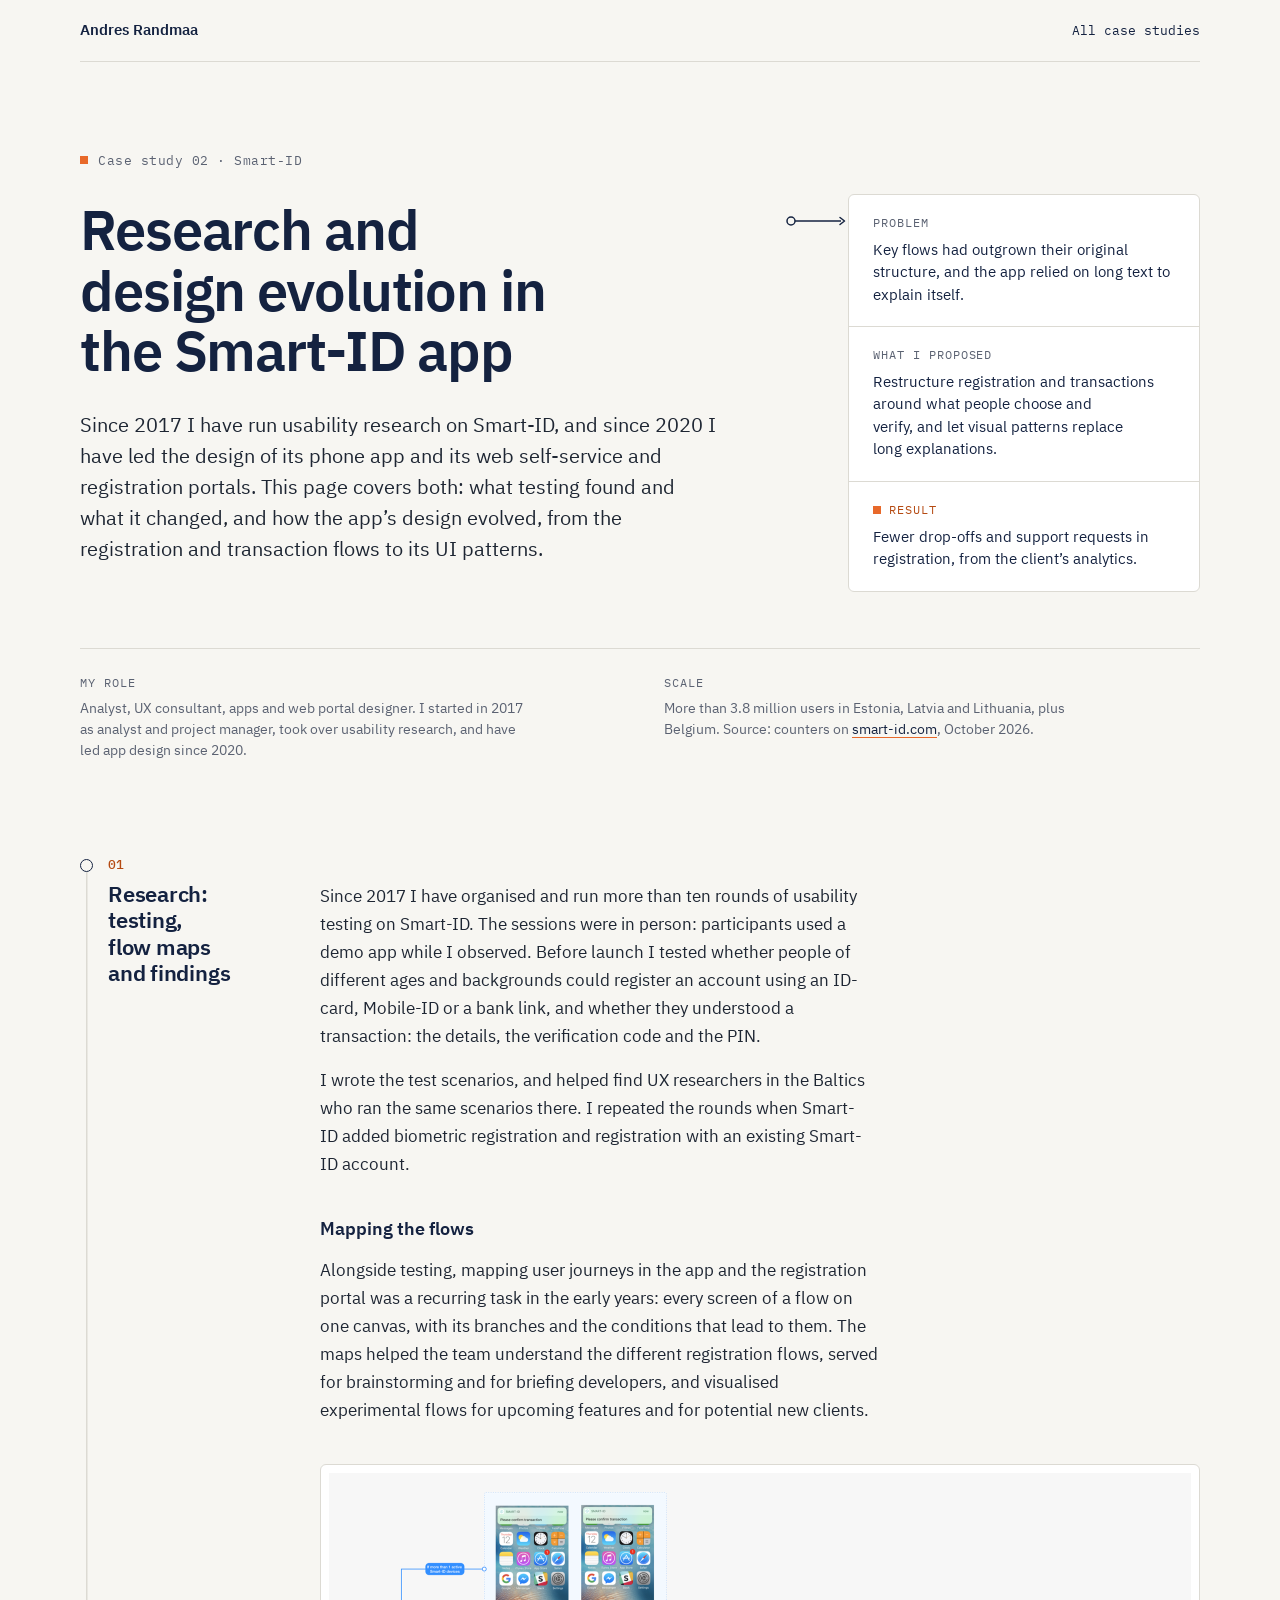
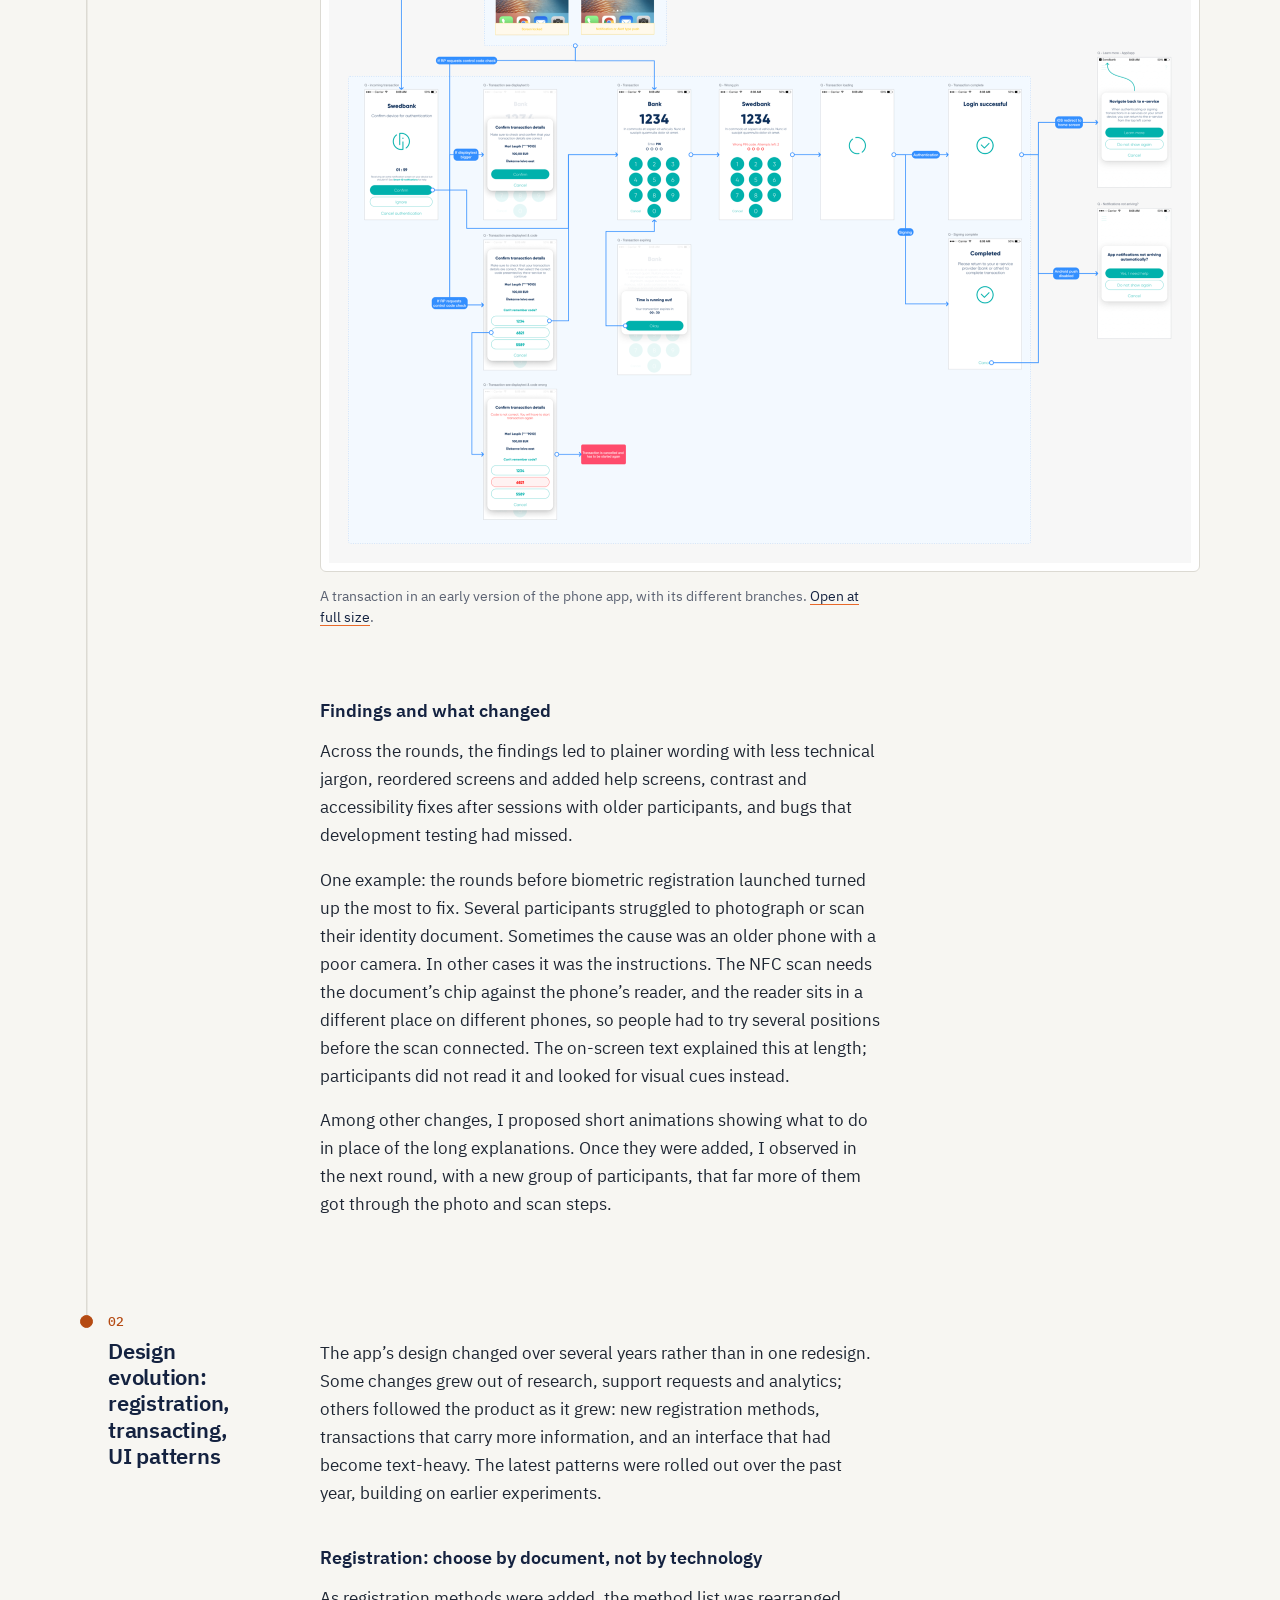
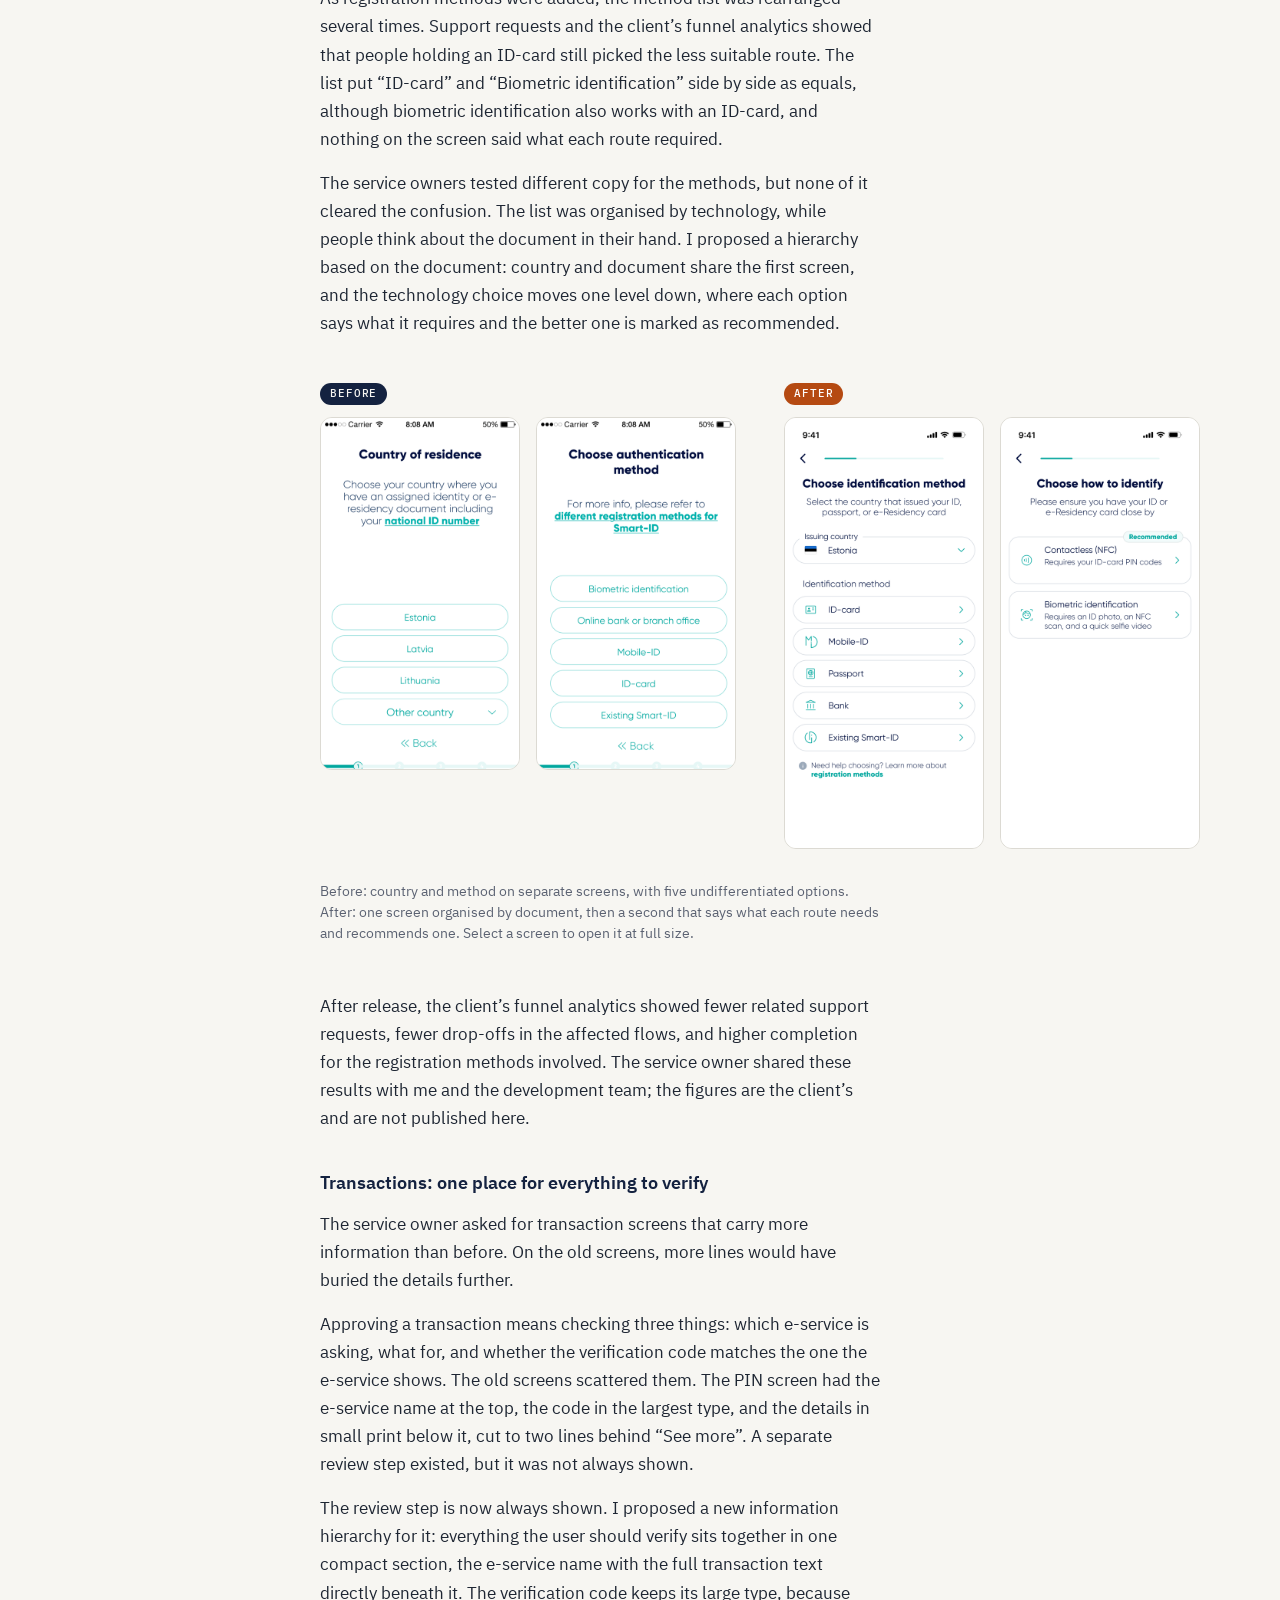
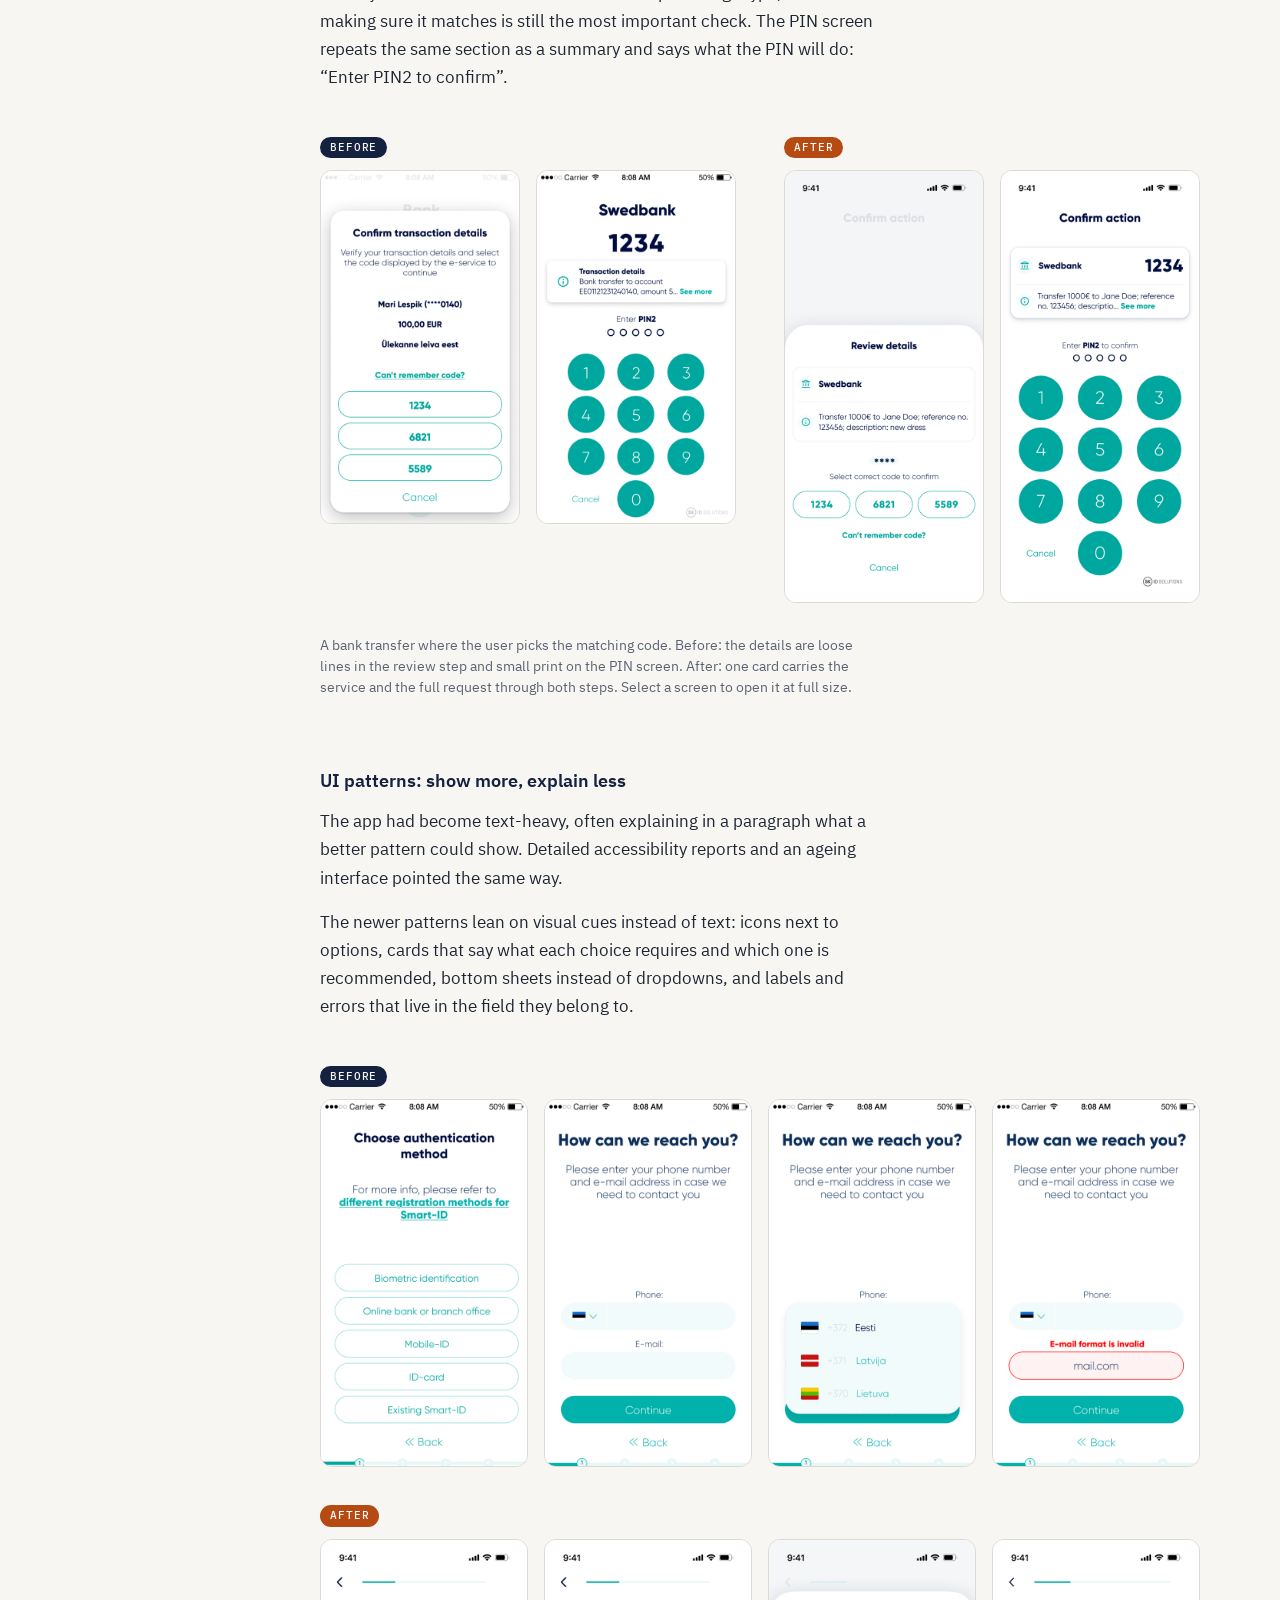
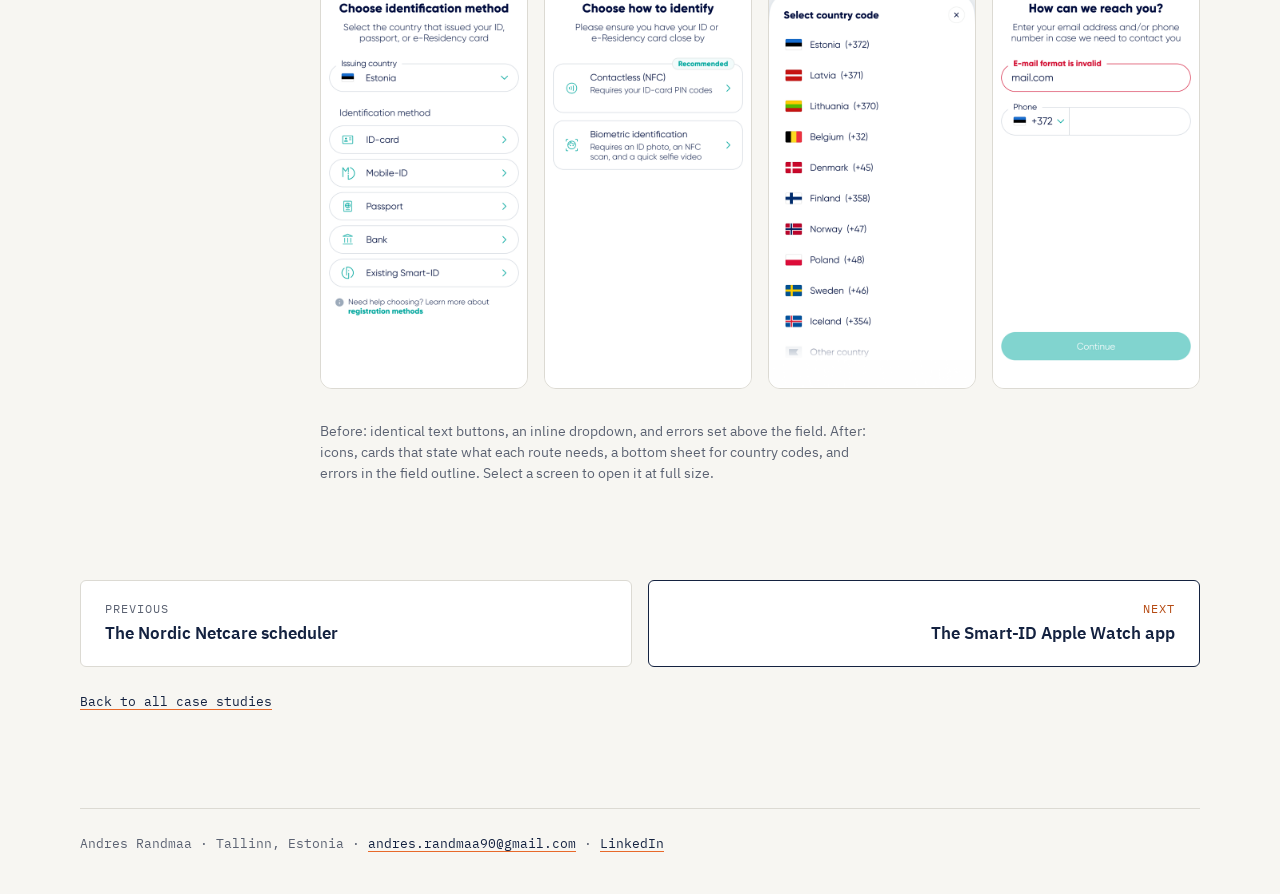
<file: smart-id-redesign.html>
<!doctype html>
<html lang="en">
<head>
  <meta charset="utf-8">
  <meta name="viewport" content="width=device-width, initial-scale=1">
  <meta name="robots" content="noindex, nofollow">
  <title>Smart-ID research and design evolution · Andres Randmaa</title>
  <meta name="description" content="Usability research on Smart-ID and how the app’s registration, transaction and form design evolved.">
  <meta property="og:type" content="website">
  <meta property="og:site_name" content="Andres Randmaa">
  <meta property="og:url" content="https://andresrandmaa.github.io/smart-id-redesign.html">
  <meta property="og:title" content="Smart-ID research and design evolution · Andres Randmaa">
  <meta property="og:description" content="Usability research on Smart-ID and how the app’s registration, transaction and form design evolved.">
  <meta property="og:image" content="https://andresrandmaa.github.io/assets/og-image.png">
  <meta property="og:image:width" content="1200">
  <meta property="og:image:height" content="630">
  <meta property="og:image:alt" content="Andres Randmaa, product manager and UX designer: healthcare, digital identity, crypto payments">
  <meta name="twitter:card" content="summary_large_image">
  <link rel="icon" href="favicon.svg" type="image/svg+xml">
  <link rel="stylesheet" href="styles.css">
  <link rel="preload" href="assets/fonts/ibm-plex-sans-latin-400.woff2" as="font" type="font/woff2" crossorigin>
  <link rel="preload" href="assets/fonts/ibm-plex-sans-latin-600.woff2" as="font" type="font/woff2" crossorigin>
  <script src="site.js" defer></script>
</head>
<body>
  <a class="skip" href="#main">Skip to content</a>
  <div class="wrap">
    <header class="site-header">
      <a class="site-name" href="./">Andres Randmaa</a>
      <nav aria-label="Site">
        <ul class="site-nav">
          <li><a href="./">All case studies</a></li>
        </ul>
      </nav>
    </header>

    <main id="main">
      <div class="intro intro-case">
        <div class="intro-text">
          <p class="eyebrow">Case study 02 · Smart-ID</p>
          <h1>Research and design evolution in the Smart-ID app</h1>
          <p class="lede">Since 2017 I have run usability research on Smart-ID, and since 2020 I have led the design of its phone app and its web self-service and registration portals. This page covers both: what testing found and what it changed, and how the app’s design evolved, from the registration and transaction flows to its UI patterns.</p>
        </div>
        <dl class="facts">
          <div>
            <dt>Problem</dt>
            <dd>Key flows had outgrown their original structure, and the app relied on long text to explain itself.</dd>
          </div>
          <div>
            <dt>What I proposed</dt>
            <dd>Restructure registration and transactions around what people choose and verify, and let visual patterns replace long explanations.</dd>
          </div>
          <div class="is-result">
            <dt>Result</dt>
            <dd>Fewer drop-offs and support requests in registration, from the client’s analytics.</dd>
          </div>
        </dl>
      </div>
      <dl class="facts-meta">
        <div>
          <dt>My role</dt>
          <dd>Analyst, UX consultant, apps and web portal designer. I started in 2017 as analyst and project manager, took over usability research, and have led app design since 2020.</dd>
        </div>
        <div>
          <dt>Scale</dt>
          <dd>More than 3.8 million users in Estonia, Latvia and Lithuania, plus Belgium. <span class="source">Source: counters on <a href="https://www.smart-id.com">smart-id.com</a>, October 2026.</span></dd>
        </div>
      </dl>

      <section aria-labelledby="research">
        <h2 id="research"><span class="step">01</span>Research: testing, flow maps and findings</h2>
        <div class="prose">
          <p>Since 2017 I have organised and run more than ten rounds of usability testing on Smart-ID. The sessions were in person: participants used a demo app while I observed. Before launch I tested whether people of different ages and backgrounds could register an account using an ID-card, Mobile-ID or a bank link, and whether they understood a transaction: the details, the verification code and the PIN.</p>
          <p>I wrote the test scenarios, and helped find UX researchers in the Baltics who ran the same scenarios there. I repeated the rounds when Smart-ID added biometric registration and registration with an existing Smart-ID account.</p>
          <h3>Mapping the flows</h3>
          <p>Alongside testing, mapping user journeys in the app and the registration portal was a recurring task in the early years: every screen of a flow on one canvas, with its branches and the conditions that lead to them. The maps helped the team understand the different registration flows, served for brainstorming and for briefing developers, and visualised experimental flows for upcoming features and for potential new clients.</p>
        </div>

        <figure class="map">
          <a href="assets/smart-id/transaction-map-full.png">
            <img src="assets/smart-id/transaction-map-display.png" width="3200" height="2560" alt="Journey map of a Smart-ID transaction in an early version of the phone app. A notification on the lock screen or as an alert opens the app. If the user has more than one Smart-ID device, a confirm-device screen comes first. If the e-service requests a code check, the user reviews the transaction details and picks the matching code; a wrong code cancels the transaction. Then the PIN screen, with a wrong-PIN state and a time-running-out warning, a loading screen, and either Login successful or Completed for signing. Side branches show help prompts for returning to the e-service on iOS and for push notifications that do not arrive on Android." decoding="async">
          </a>
          <figcaption>A transaction in an early version of the phone app, with its different branches. <a href="assets/smart-id/transaction-map-full.png">Open at full size</a>.</figcaption>
        </figure>

        <div class="prose">
          <h3>Findings and what changed</h3>
          <p>Across the rounds, the findings led to plainer wording with less technical jargon, reordered screens and added help screens, contrast and accessibility fixes after sessions with older participants, and bugs that development testing had missed.</p>
          <p>One example: the rounds before biometric registration launched turned up the most to fix. Several participants struggled to photograph or scan their identity document. Sometimes the cause was an older phone with a poor camera. In other cases it was the instructions. The NFC scan needs the document’s chip against the phone’s reader, and the reader sits in a different place on different phones, so people had to try several positions before the scan connected. The on-screen text explained this at length; participants did not read it and looked for visual cues instead.</p>
          <p>Among other changes, I proposed short animations showing what to do in place of the long explanations. Once they were added, I observed in the next round, with a new group of participants, that far more of them got through the photo and scan steps.</p>
        </div>
      </section>

      <section aria-labelledby="evolution">
        <h2 id="evolution"><span class="step">02</span>Design evolution: registration, transacting, UI patterns</h2>
        <div class="prose">
          <p>The app’s design changed over several years rather than in one redesign. Some changes grew out of research, support requests and analytics; others followed the product as it grew: new registration methods, transactions that carry more information, and an interface that had become text-heavy. The latest patterns were rolled out over the past year, building on earlier experiments.</p>
          <h3 id="registration">Registration: choose by document, not by technology</h3>
          <p>As registration methods were added, the method list was rearranged several times. Support requests and the client’s funnel analytics showed that people holding an ID-card still picked the less suitable route. The list put “ID-card” and “Biometric identification” side by side as equals, although biometric identification also works with an ID-card, and nothing on the screen said what each route required.</p>
          <p>The service owners tested different copy for the methods, but none of it cleared the confusion. The list was organised by technology, while people think about the document in their hand. I proposed a hierarchy based on the document: country and document share the first screen, and the technology choice moves one level down, where each option says what it requires and the better one is marked as recommended.</p>
        </div>

        <figure class="screens">
          <div class="screens-group">
            <p class="label">Before</p>
            <div class="screens-row">
              <a class="zoom" href="assets/smart-id/reg-old-country.png"><img src="assets/smart-id/reg-old-country-display.png" width="750" height="1334" alt="Old screen titled Country of residence, with buttons for Estonia, Latvia, Lithuania and Other country." loading="lazy" decoding="async"></a>
              <a class="zoom" href="assets/smart-id/reg-old-method.png"><img src="assets/smart-id/reg-old-method-display.png" width="750" height="1334" alt="Old screen titled Choose authentication method, listing Biometric identification, Online bank or branch office, Mobile-ID, ID-card and Existing Smart-ID as five identical buttons." loading="lazy" decoding="async"></a>
            </div>
          </div>
          <div class="screens-group">
            <p class="label label-after">After</p>
            <div class="screens-row">
              <a class="zoom" href="assets/smart-id/reg-new-method.png"><img src="assets/smart-id/reg-new-method-display.png" width="804" height="1748" alt="New screen titled Choose identification method. An issuing country selector sits above a list of methods, each with an icon: ID-card, Mobile-ID, Passport, Bank and Existing Smart-ID." loading="lazy" decoding="async"></a>
              <a class="zoom" href="assets/smart-id/reg-new-idcard.png"><img src="assets/smart-id/reg-new-idcard-display.png" width="804" height="1748" alt="New screen titled Choose how to identify, shown after choosing ID-card. Two options with descriptions: Contactless (NFC), marked Recommended, which requires the ID-card PIN codes, and Biometric identification, which requires an ID photo, an NFC scan and a selfie video." loading="lazy" decoding="async"></a>
            </div>
          </div>
          <figcaption>Before: country and method on separate screens, with five undifferentiated options. After: one screen organised by document, then a second that says what each route needs and recommends one. Select a screen to open it at full size.</figcaption>
        </figure>

        <div class="prose">
          <p>After release, the client’s funnel analytics showed fewer related support requests, fewer drop-offs in the affected flows, and higher completion for the registration methods involved. The service owner shared these results with me and the development team; the figures are the client’s and are not published here.</p>
          <h3 id="transactions">Transactions: one place for everything to verify</h3>
          <p>The service owner asked for transaction screens that carry more information than before. On the old screens, more lines would have buried the details further.</p>
          <p>Approving a transaction means checking three things: which e-service is asking, what for, and whether the verification code matches the one the e-service shows. The old screens scattered them. The PIN screen had the e-service name at the top, the code in the largest type, and the details in small print below it, cut to two lines behind “See more”. A separate review step existed, but it was not always shown.</p>
          <p>The review step is now always shown. I proposed a new information hierarchy for it: everything the user should verify sits together in one compact section, the e-service name with the full transaction text directly beneath it. The verification code keeps its large type, because making sure it matches is still the most important check. The PIN screen repeats the same section as a summary and says what the PIN will do: “Enter PIN2 to confirm”.</p>
        </div>

        <figure class="screens">
          <div class="screens-group">
            <p class="label">Before</p>
            <div class="screens-row">
              <a class="zoom" href="assets/smart-id/tx-old-review.png"><img src="assets/smart-id/tx-old-review-display.png" width="750" height="1334" alt="Old review step, a modal titled Confirm transaction details. A recipient name, an amount and a description are centred on three separate lines, followed by three stacked verification code buttons and Cancel." loading="lazy" decoding="async"></a>
              <a class="zoom" href="assets/smart-id/tx-old-pin.png"><img src="assets/smart-id/tx-old-pin-display.png" width="750" height="1334" alt="Old PIN screen. Swedbank and the verification code 1234 in large type, a transaction details box truncated after two lines with a See more link, and the PIN2 keypad." loading="lazy" decoding="async"></a>
            </div>
          </div>
          <div class="screens-group">
            <p class="label label-after">After</p>
            <div class="screens-row">
              <a class="zoom" href="assets/smart-id/tx-new-review.png"><img src="assets/smart-id/tx-new-review-display.png" width="804" height="1748" alt="New Review details sheet. One card holds Swedbank and the full text of a 1000 euro transfer to Jane Doe with reference number and description. Below it, three verification codes to choose from in a single row, and Cancel." loading="lazy" decoding="async"></a>
              <a class="zoom" href="assets/smart-id/tx-new-pin.png"><img src="assets/smart-id/tx-new-pin-display.png" width="804" height="1748" alt="New Confirm action screen. The same card as a summary, the prompt Enter PIN2 to confirm, and the keypad." loading="lazy" decoding="async"></a>
            </div>
          </div>
          <figcaption>A bank transfer where the user picks the matching code. Before: the details are loose lines in the review step and small print on the PIN screen. After: one card carries the service and the full request through both steps. Select a screen to open it at full size.</figcaption>
        </figure>

        <div class="prose">
          <h3 id="patterns">UI patterns: show more, explain less</h3>
          <p>The app had become text-heavy, often explaining in a paragraph what a better pattern could show. Detailed accessibility reports and an ageing interface pointed the same way.</p>
          <p>The newer patterns lean on visual cues instead of text: icons next to options, cards that say what each choice requires and which one is recommended, bottom sheets instead of dropdowns, and labels and errors that live in the field they belong to.</p>
        </div>

        <figure class="screens screens-stacked">
          <div class="screens-group">
            <p class="label">Before</p>
            <div class="screens-row">
              <a class="zoom" href="assets/smart-id/reg-old-method.png"><img src="assets/smart-id/reg-old-method-display.png" width="750" height="1334" alt="Old screen titled Choose authentication method, listing Biometric identification, Online bank or branch office, Mobile-ID, ID-card and Existing Smart-ID as five identical buttons." loading="lazy" decoding="async"></a>
              <a class="zoom" href="assets/smart-id/contact-old.png"><img src="assets/smart-id/contact-old-display.png" width="750" height="1334" alt="Old How can we reach you? screen. Centred labels Phone: and E-mail: above two pale rounded fields, the phone field with an Estonian flag dropdown, low on the screen below a large gap. Continue, a Back link and four step dots at the bottom." loading="lazy" decoding="async"></a>
              <a class="zoom" href="assets/smart-id/contact-old-phone.png"><img src="assets/smart-id/contact-old-phone-display.png" width="750" height="1334" alt="The same old screen with the country dropdown open: an inline list of Eesti +372, Latvija +371 and Lietuva +370, with flags, covering the Continue button." loading="lazy" decoding="async"></a>
              <a class="zoom" href="assets/smart-id/contact-old-email-invalid.png"><img src="assets/smart-id/contact-old-email-invalid-display.png" width="750" height="1334" alt="The same old screen with an invalid email, mail.com. The label above the field is replaced by red bold text, E-mail format is invalid, and the field turns pink with a red outline." loading="lazy" decoding="async"></a>
            </div>
          </div>
          <div class="screens-group">
            <p class="label label-after">After</p>
            <div class="screens-row">
              <a class="zoom" href="assets/smart-id/reg-new-method.png"><img src="assets/smart-id/reg-new-method-display.png" width="804" height="1748" alt="New screen titled Choose identification method. An issuing country selector sits above a list of methods, each with an icon: ID-card, Mobile-ID, Passport, Bank and Existing Smart-ID." loading="lazy" decoding="async"></a>
              <a class="zoom" href="assets/smart-id/reg-new-idcard.png"><img src="assets/smart-id/reg-new-idcard-display.png" width="804" height="1748" alt="New screen titled Choose how to identify, shown after choosing ID-card. Two options with descriptions: Contactless (NFC), marked Recommended, which requires the ID-card PIN codes, and Biometric identification, which requires an ID photo, an NFC scan and a selfie video." loading="lazy" decoding="async"></a>
              <a class="zoom" href="assets/smart-id/contact-new-country.png"><img src="assets/smart-id/contact-new-country-display.png" width="804" height="1748" alt="New Select country code bottom sheet with a close button: Estonia +372, Latvia +371, Lithuania +370, Belgium +32, Denmark +45, Finland +358, Norway +47, Poland +48, Sweden +46, Iceland +354, and Other country." loading="lazy" decoding="async"></a>
              <a class="zoom" href="assets/smart-id/contact-new-error.png"><img src="assets/smart-id/contact-new-error-display.png" width="804" height="1748" alt="The new screen with an invalid email, mail.com. The label in the outline is replaced by red text, E-mail format is invalid, the outline turns red, and Continue is disabled." loading="lazy" decoding="async"></a>
            </div>
          </div>
          <figcaption>Before: identical text buttons, an inline dropdown, and errors set above the field. After: icons, cards that state what each route needs, a bottom sheet for country codes, and errors in the field outline. Select a screen to open it at full size.</figcaption>
        </figure>
      </section>

      <nav class="next" aria-label="More case studies">
        <a href="nordic-netcare-scheduler.html"><span>Previous</span>The Nordic Netcare scheduler</a>
        <a class="next-forward" href="smart-id.html"><span>Next</span>The Smart-ID Apple Watch app</a>
      </nav>
      <p class="next-home"><a href="./">Back to all case studies</a></p>
    </main>

    <footer class="site-footer">
      <p>Andres Randmaa · Tallinn, Estonia · <a href="mailto:andres.randmaa90@gmail.com">andres.randmaa90@gmail.com</a> · <a href="https://www.linkedin.com/in/andres-randmaa-b232aaa1">LinkedIn</a></p>
    </footer>
  </div>
</body>
</html>
</file>
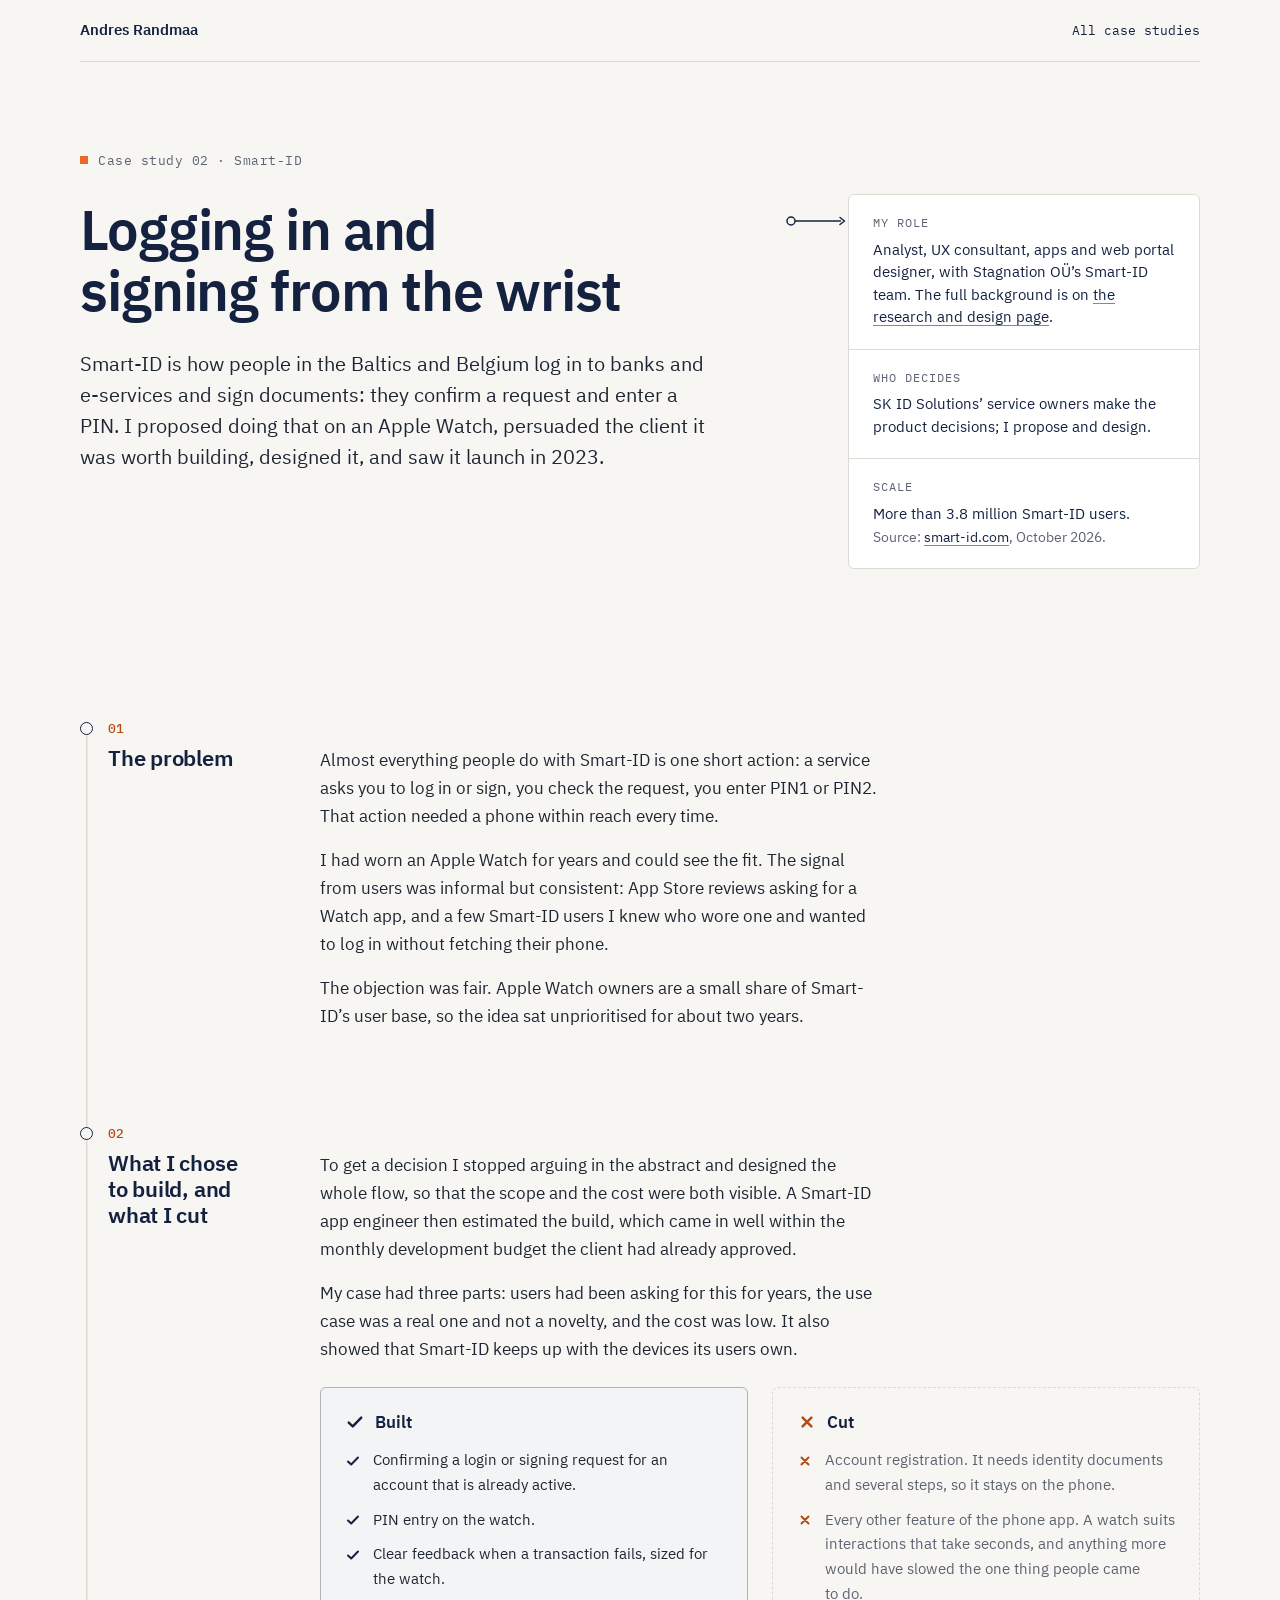
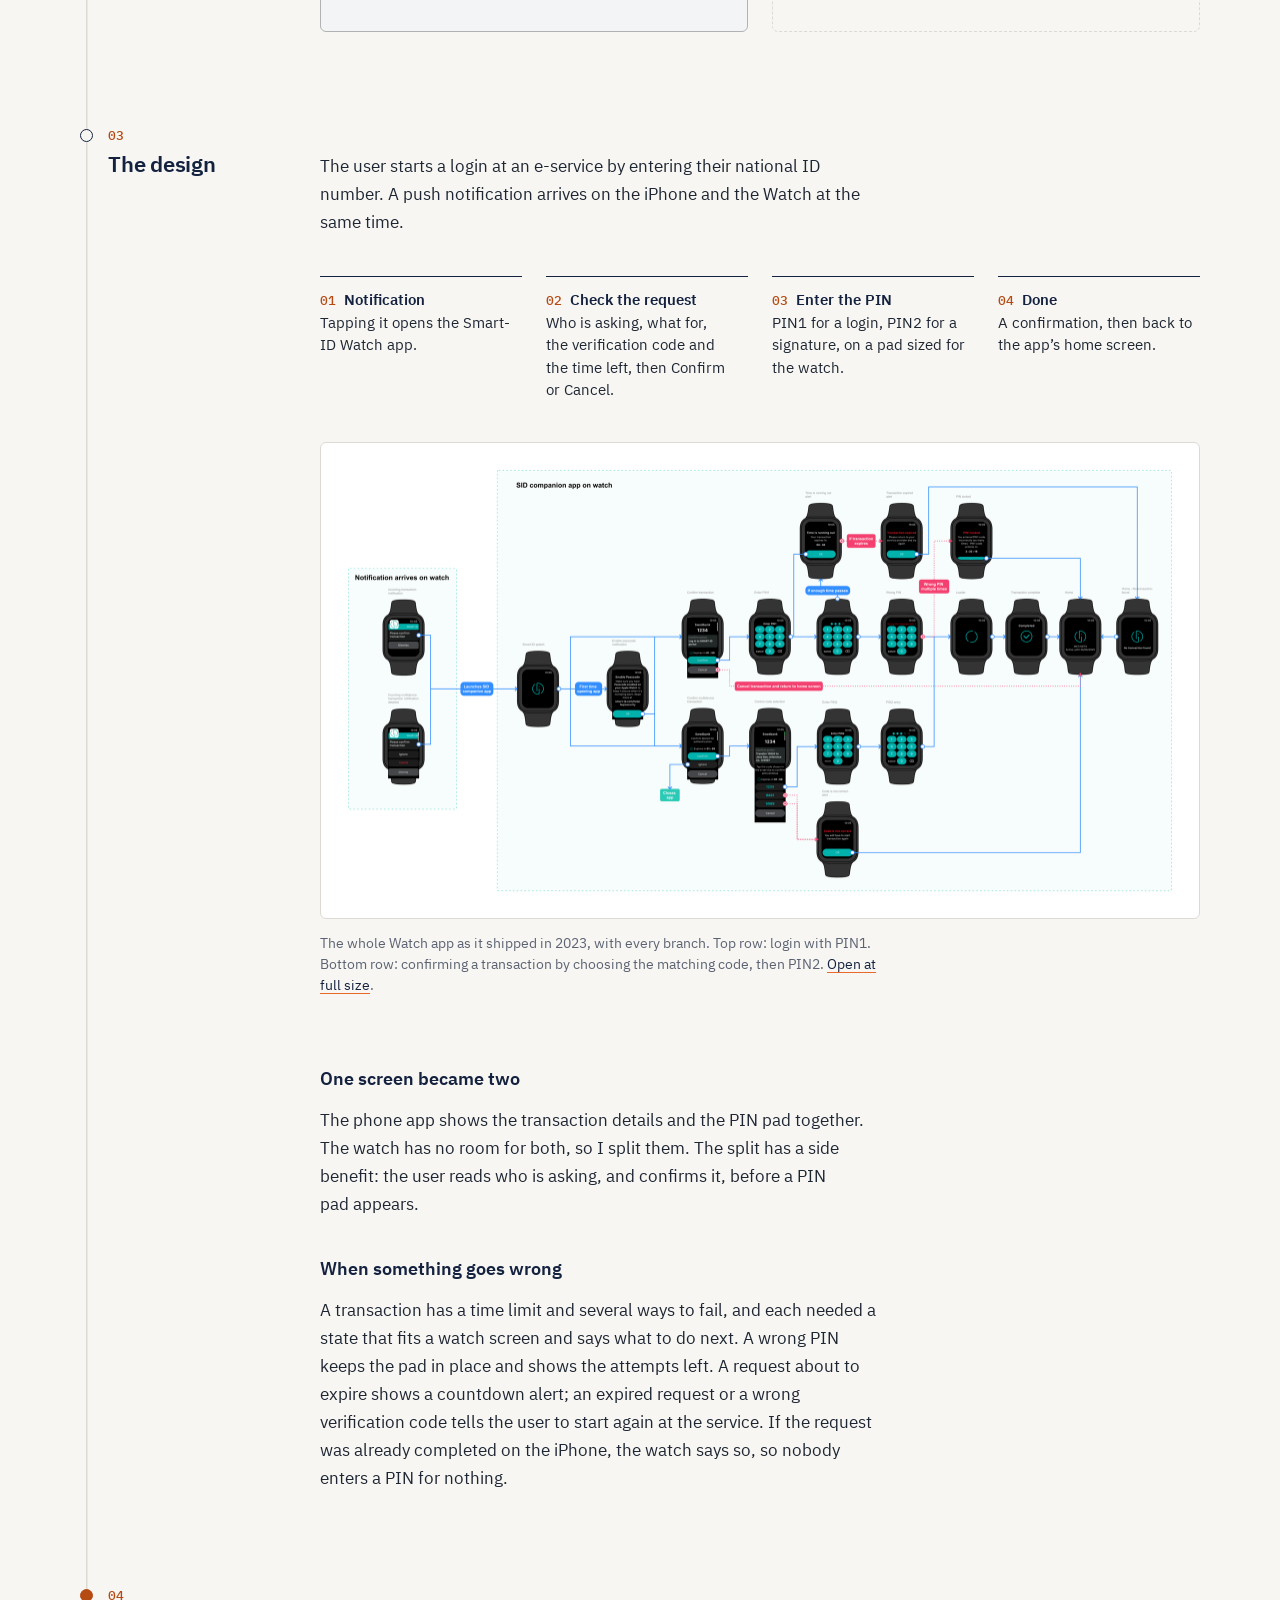
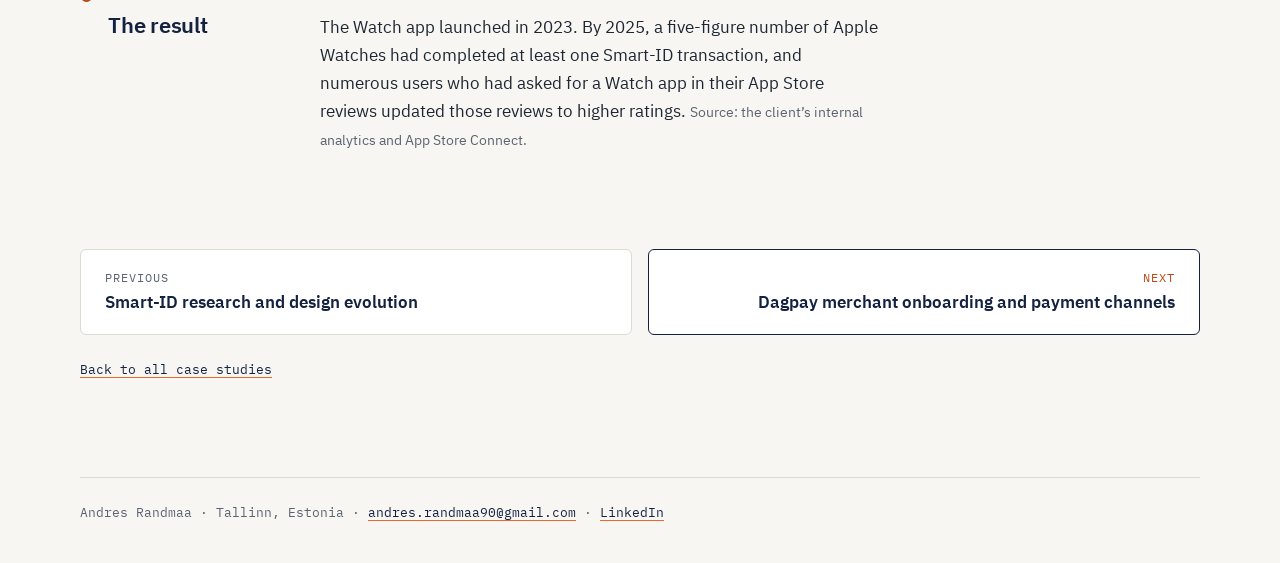
<file: smart-id.html>
<!doctype html>
<html lang="en">
<head>
  <meta charset="utf-8">
  <meta name="viewport" content="width=device-width, initial-scale=1">
  <meta name="robots" content="noindex, nofollow">
  <title>Smart-ID on Apple Watch · Andres Randmaa</title>
  <meta name="description" content="How I proposed, designed and launched the Smart-ID Apple Watch app for confirming logins and signatures.">
  <meta property="og:type" content="website">
  <meta property="og:site_name" content="Andres Randmaa">
  <meta property="og:url" content="https://andresrandmaa.github.io/smart-id.html">
  <meta property="og:title" content="Smart-ID on Apple Watch · Andres Randmaa">
  <meta property="og:description" content="How I proposed, designed and launched the Smart-ID Apple Watch app for confirming logins and signatures.">
  <meta property="og:image" content="https://andresrandmaa.github.io/assets/og-image.png">
  <meta property="og:image:width" content="1200">
  <meta property="og:image:height" content="630">
  <meta property="og:image:alt" content="Andres Randmaa, product manager and UX designer: healthcare, digital identity, crypto payments">
  <meta name="twitter:card" content="summary_large_image">
  <link rel="icon" href="favicon.svg" type="image/svg+xml">
  <link rel="stylesheet" href="styles.css">
  <link rel="preload" href="assets/fonts/ibm-plex-sans-latin-400.woff2" as="font" type="font/woff2" crossorigin>
  <link rel="preload" href="assets/fonts/ibm-plex-sans-latin-600.woff2" as="font" type="font/woff2" crossorigin>
  <script src="site.js" defer></script>
</head>
<body>
  <a class="skip" href="#main">Skip to content</a>
  <div class="wrap">
    <header class="site-header">
      <a class="site-name" href="./">Andres Randmaa</a>
      <nav aria-label="Site">
        <ul class="site-nav">
          <li><a href="./">All case studies</a></li>
        </ul>
      </nav>
    </header>

    <main id="main">
      <div class="intro intro-case">
        <div class="intro-text">
          <p class="eyebrow">Case study 02 · Smart-ID</p>
          <h1>Logging in and signing from the wrist</h1>
          <p class="lede">Smart-ID is how people in the Baltics and Belgium log in to banks and e-services and sign documents: they confirm a request and enter a PIN. I proposed doing that on an Apple Watch, persuaded the client it was worth building, designed it, and saw it launch in 2023.</p>
        </div>
        <dl class="facts">
          <div>
            <dt>My role</dt>
            <dd>Analyst, UX consultant, apps and web portal designer, with Stagnation OÜ’s Smart-ID team. The full background is on <a href="smart-id-redesign.html">the research and design page</a>.</dd>
          </div>
          <div>
            <dt>Who decides</dt>
            <dd>SK ID Solutions’ service owners make the product decisions; I propose and design.</dd>
          </div>
          <div>
            <dt>Scale</dt>
            <dd>More than 3.8 million Smart-ID users. <span class="source">Source: <a href="https://www.smart-id.com">smart-id.com</a>, October 2026.</span></dd>
          </div>
        </dl>
      </div>

      <section aria-labelledby="problem">
        <h2 id="problem"><span class="step">01</span>The problem</h2>
        <div class="prose">
          <p>Almost everything people do with Smart-ID is one short action: a service asks you to log in or sign, you check the request, you enter PIN1 or PIN2. That action needed a phone within reach every time.</p>
          <p>I had worn an Apple Watch for years and could see the fit. The signal from users was informal but consistent: App Store reviews asking for a Watch app, and a few Smart-ID users I knew who wore one and wanted to log in without fetching their phone.</p>
          <p>The objection was fair. Apple Watch owners are a small share of Smart-ID’s user base, so the idea sat unprioritised for about two years.</p>
        </div>
      </section>

      <section aria-labelledby="scope">
        <h2 id="scope"><span class="step">02</span>What I chose to build, and what I cut</h2>
        <div class="prose">
          <p>To get a decision I stopped arguing in the abstract and designed the whole flow, so that the scope and the cost were both visible. A Smart-ID app engineer then estimated the build, which came in well within the monthly development budget the client had already approved.</p>
          <p>My case had three parts: users had been asking for this for years, the use case was a real one and not a novelty, and the cost was low. It also showed that Smart-ID keeps up with the devices its users own.</p>
        </div>
        <div class="split">
          <div class="panel">
            <h3>Built</h3>
            <ul>
              <li>Confirming a login or signing request for an account that is already active.</li>
              <li>PIN entry on the watch.</li>
              <li>Clear feedback when a transaction fails, sized for the watch.</li>
            </ul>
          </div>
          <div class="panel">
            <h3>Cut</h3>
            <ul>
              <li>Account registration. It needs identity documents and several steps, so it stays on the phone.</li>
              <li>Every other feature of the phone app. A watch suits interactions that take seconds, and anything more would have slowed the one thing people came to do.</li>
            </ul>
          </div>
        </div>
      </section>

      <section aria-labelledby="design">
        <h2 id="design"><span class="step">03</span>The design</h2>
        <div class="prose">
          <p>The user starts a login at an e-service by entering their national ID number. A push notification arrives on the iPhone and the Watch at the same time.</p>
        </div>

        <ol class="flow">
          <li>
            <strong>Notification</strong>
            Tapping it opens the Smart-ID Watch app.
          </li>
          <li>
            <strong>Check the request</strong>
            Who is asking, what for, the verification code and the time left, then Confirm or Cancel.
          </li>
          <li>
            <strong>Enter the PIN</strong>
            PIN1 for a login, PIN2 for a signature, on a pad sized for the watch.
          </li>
          <li>
            <strong>Done</strong>
            A confirmation, then back to the app’s home screen.
          </li>
        </ol>

        <figure class="map">
          <a href="assets/smart-id/watch-journey-full.png">
            <img src="assets/smart-id/watch-journey-display.png" width="3200" height="1707" alt="Flow diagram of the Smart-ID Apple Watch app. A notification opens the app; the user confirms the transaction, enters PIN1 or PIN2 and sees a completed screen. Branches show the expiry warning, expired transaction, wrong PIN, locked PIN, wrong verification code and cancel paths, all returning to the home screen." loading="lazy" decoding="async">
          </a>
          <figcaption>The whole Watch app as it shipped in 2023, with every branch. Top row: login with PIN1. Bottom row: confirming a transaction by choosing the matching code, then PIN2. <a href="assets/smart-id/watch-journey-full.png">Open at full size</a>.</figcaption>
        </figure>

        <div class="prose">
          <h3>One screen became two</h3>
          <p>The phone app shows the transaction details and the PIN pad together. The watch has no room for both, so I split them. The split has a side benefit: the user reads who is asking, and confirms it, before a PIN pad appears.</p>

          <h3>When something goes wrong</h3>
          <p>A transaction has a time limit and several ways to fail, and each needed a state that fits a watch screen and says what to do next. A wrong PIN keeps the pad in place and shows the attempts left. A request about to expire shows a countdown alert; an expired request or a wrong verification code tells the user to start again at the service. If the request was already completed on the iPhone, the watch says so, so nobody enters a PIN for nothing.</p>
        </div>
      </section>

      <section aria-labelledby="result">
        <h2 id="result"><span class="step">04</span>The result</h2>
        <div class="prose">
          <p>The Watch app launched in 2023. By 2025, a five-figure number of Apple Watches had completed at least one Smart-ID transaction, and numerous users who had asked for a Watch app in their App Store reviews updated those reviews to higher ratings. <span class="source">Source: the client’s internal analytics and App Store Connect.</span></p>
        </div>
      </section>

      <nav class="next" aria-label="More case studies">
        <a href="smart-id-redesign.html"><span>Previous</span>Smart-ID research and design evolution</a>
        <a class="next-forward" href="dagpay.html"><span>Next</span>Dagpay merchant onboarding and payment channels</a>
      </nav>
      <p class="next-home"><a href="./">Back to all case studies</a></p>
    </main>

    <footer class="site-footer">
      <p>Andres Randmaa · Tallinn, Estonia · <a href="mailto:andres.randmaa90@gmail.com">andres.randmaa90@gmail.com</a> · <a href="https://www.linkedin.com/in/andres-randmaa-b232aaa1">LinkedIn</a></p>
    </footer>
  </div>
</body>
</html>
</file>
<file: styles.css>
/* Andres Randmaa — portfolio
   Plain CSS, no build step. Spacing sits on a 4px grid.
   Look: a working document. Navy ink, orange marks, IBM Plex Sans with
   Plex Mono for labels, a faint dot grid behind each page's intro. */

@font-face {
  font-family: "IBM Plex Sans";
  font-style: normal;
  font-weight: 400;
  font-display: swap;
  src: url("assets/fonts/ibm-plex-sans-latin-400.woff2") format("woff2");
  unicode-range: U+0000-00FF, U+0131, U+0152-0153, U+02BB-02BC, U+02C6, U+02DA, U+02DC, U+0304, U+0308, U+0329, U+2000-206F, U+20AC, U+2122, U+2191, U+2193, U+2212, U+2215, U+FEFF, U+FFFD;
}

@font-face {
  font-family: "IBM Plex Sans";
  font-style: normal;
  font-weight: 600;
  font-display: swap;
  src: url("assets/fonts/ibm-plex-sans-latin-600.woff2") format("woff2");
  unicode-range: U+0000-00FF, U+0131, U+0152-0153, U+02BB-02BC, U+02C6, U+02DA, U+02DC, U+0304, U+0308, U+0329, U+2000-206F, U+20AC, U+2122, U+2191, U+2193, U+2212, U+2215, U+FEFF, U+FFFD;
}

@font-face {
  font-family: "IBM Plex Mono";
  font-style: normal;
  font-weight: 400;
  font-display: swap;
  src: url("assets/fonts/ibm-plex-mono-latin-400.woff2") format("woff2");
  unicode-range: U+0000-00FF, U+0131, U+0152-0153, U+02BB-02BC, U+02C6, U+02DA, U+02DC, U+0304, U+0308, U+0329, U+2000-206F, U+20AC, U+2122, U+2191, U+2193, U+2212, U+2215, U+FEFF, U+FFFD;
}

@font-face {
  font-family: "IBM Plex Mono";
  font-style: normal;
  font-weight: 500;
  font-display: swap;
  src: url("assets/fonts/ibm-plex-mono-latin-500.woff2") format("woff2");
  unicode-range: U+0000-00FF, U+0131, U+0152-0153, U+02BB-02BC, U+02C6, U+02DA, U+02DC, U+0304, U+0308, U+0329, U+2000-206F, U+20AC, U+2122, U+2191, U+2193, U+2212, U+2215, U+FEFF, U+FFFD;
}

:root {
  --bg: #f7f6f2;
  --surface: #ffffff;
  --tint: #eceae4;
  --ink: #142240;
  --text: #1e2633;
  --muted: #5b6272;
  --line: #dcdad3;
  --grid: rgb(20 34 64 / 0.1);
  --accent: #e8692a;       /* marks only: squares and icons, never text */
  --accent-text: #b54a12;  /* orange for small text, and fills behind text */
  --on-accent: #ffffff;

  --font: "IBM Plex Sans", -apple-system, BlinkMacSystemFont, "Segoe UI", "Helvetica Neue", sans-serif;
  --mono: "IBM Plex Mono", ui-monospace, "SF Mono", Menlo, Consolas, monospace;

  /* Type roles. Sizes step by role, not by element; the body sets the
     reading measure, about 72 characters of Plex Sans per line. */
  --fs-display: clamp(2.25rem, 1.5rem + 2.8vw, 3.5rem);
  --fs-company: 1.75rem;
  --fs-headline: 1.5rem;
  --fs-section: 1.375rem;   /* section titles in the narrow sticky column */
  --fs-lede: clamp(1.125rem, 1.05rem + 0.35vw, 1.25rem);
  --fs-title: 1.125rem;
  --fs-body: 1.0625rem;
  --fs-small: 0.9375rem;    /* panels, flows, facts, card text */
  --fs-caption: 0.875rem;   /* captions, meta, sources */
  --fs-mono: 0.8125rem;     /* eyebrows, numbers, nav, footer */
  --fs-label: 0.75rem;      /* uppercase mono labels */
  --fs-pill: 0.6875rem;

  --measure: 35rem;
  --wide: 70rem;
  --gutter: 2rem;
  --radius: 6px;

  /* Journey-map connector: hollow node, line, arrowhead. Used as a mask so
     it takes the theme's ink colour. */
  --connector: url("data:image/svg+xml,%3Csvg xmlns='http://www.w3.org/2000/svg' viewBox='0 0 64 12' fill='none' stroke='black' stroke-width='1.5'%3E%3Ccircle cx='6' cy='6' r='4'/%3E%3Cpath d='M10 6h46'/%3E%3Cpath d='M55 2.5l4.5 3.5-4.5 3.5' stroke-linejoin='round' stroke-linecap='round'/%3E%3C/svg%3E");

  /* Link cursors: the connector inside a filled circle, pointing forward or
     back. Hotspot in the centre; falls back to the hand pointer. site.js
     replaces them with an animated version (.link-cursor). */
  --cursor-forward: url("data:image/svg+xml,%3Csvg xmlns='http://www.w3.org/2000/svg' width='40' height='40' viewBox='0 0 48 48' fill='none'%3E%3Ccircle cx='24' cy='24' r='22' fill='%23142240' fill-opacity='0.8'/%3E%3Cg stroke='%23ffffff' stroke-width='2.25' stroke-linecap='round' stroke-linejoin='round'%3E%3Ccircle cx='13' cy='24' r='3.5'/%3E%3Cpath d='M16.5 24H34'/%3E%3Cpath d='M30 19.5l4.5 4.5-4.5 4.5'/%3E%3C/g%3E%3C/svg%3E") 20 20, pointer;
  --cursor-back: url("data:image/svg+xml,%3Csvg xmlns='http://www.w3.org/2000/svg' width='40' height='40' viewBox='0 0 48 48' fill='none'%3E%3Ccircle cx='24' cy='24' r='22' fill='%23142240' fill-opacity='0.8'/%3E%3Cg stroke='%23ffffff' stroke-width='2.25' stroke-linecap='round' stroke-linejoin='round' transform='matrix%28-1 0 0 1 48 0%29'%3E%3Ccircle cx='13' cy='24' r='3.5'/%3E%3Cpath d='M16.5 24H34'/%3E%3Cpath d='M30 19.5l4.5 4.5-4.5 4.5'/%3E%3C/g%3E%3C/svg%3E") 20 20, pointer;
  /* The same connector on its own, masked onto the animated cursor. */
  --cursor-arrow: url("data:image/svg+xml,%3Csvg xmlns='http://www.w3.org/2000/svg' viewBox='0 0 48 48' fill='none' stroke='black' stroke-width='2.25' stroke-linecap='round' stroke-linejoin='round'%3E%3Ccircle cx='13' cy='24' r='3.5'/%3E%3Cpath d='M16.5 24H34'/%3E%3Cpath d='M30 19.5l4.5 4.5-4.5 4.5'/%3E%3C/svg%3E");
}

@media (prefers-color-scheme: dark) {
  :root {
    --bg: #0e1626;
    --surface: #152036;
    --tint: #1a2740;
    --ink: #e8ecf4;
    --text: #d3d9e4;
    --muted: #9aa3b5;
    --line: #28344c;
    --grid: rgb(232 236 244 / 0.07);
    --accent: #f0803f;
    --accent-text: #f59a63;
    --on-accent: #0e1626;
    --cursor-forward: url("data:image/svg+xml,%3Csvg xmlns='http://www.w3.org/2000/svg' width='40' height='40' viewBox='0 0 48 48' fill='none'%3E%3Ccircle cx='24' cy='24' r='22' fill='%23e8ecf4' fill-opacity='0.8'/%3E%3Cg stroke='%230e1626' stroke-width='2.25' stroke-linecap='round' stroke-linejoin='round'%3E%3Ccircle cx='13' cy='24' r='3.5'/%3E%3Cpath d='M16.5 24H34'/%3E%3Cpath d='M30 19.5l4.5 4.5-4.5 4.5'/%3E%3C/g%3E%3C/svg%3E") 20 20, pointer;
    --cursor-back: url("data:image/svg+xml,%3Csvg xmlns='http://www.w3.org/2000/svg' width='40' height='40' viewBox='0 0 48 48' fill='none'%3E%3Ccircle cx='24' cy='24' r='22' fill='%23e8ecf4' fill-opacity='0.8'/%3E%3Cg stroke='%230e1626' stroke-width='2.25' stroke-linecap='round' stroke-linejoin='round' transform='matrix%28-1 0 0 1 48 0%29'%3E%3Ccircle cx='13' cy='24' r='3.5'/%3E%3Cpath d='M16.5 24H34'/%3E%3Cpath d='M30 19.5l4.5 4.5-4.5 4.5'/%3E%3C/g%3E%3C/svg%3E") 20 20, pointer;
  }
}

*,
*::before,
*::after {
  box-sizing: border-box;
}

html {
  -webkit-text-size-adjust: 100%;
  text-size-adjust: 100%;
  scroll-padding-top: 5rem;
}

::selection {
  background: var(--accent-text);
  color: var(--on-accent);
}

body {
  margin: 0;
  background: var(--bg);
  color: var(--text);
  font-family: var(--font);
  font-size: var(--fs-body);
  line-height: 1.65;
  text-rendering: optimizeLegibility;
  -webkit-font-smoothing: antialiased;
}

/* Light text on dark paper reads thinner: a touch more tracking and
   leading keeps the body as even as it is in light mode. */
@media (prefers-color-scheme: dark) {
  body {
    letter-spacing: 0.01em;
    line-height: 1.7;
  }
}

strong,
b {
  font-weight: 600;
}

a {
  color: var(--ink);
  text-decoration-thickness: 1px;
  text-decoration-color: var(--accent);
  text-underline-offset: 0.2em;
}

a:hover {
  text-decoration-thickness: 2px;
}

:focus-visible {
  outline: 2px solid var(--accent);
  outline-offset: 3px;
  border-radius: 2px;
}

.skip {
  position: absolute;
  left: -999rem;
}

.skip:focus {
  left: var(--gutter);
  top: 0.75rem;
  z-index: 20;
  background: var(--surface);
  padding: 0.5rem 0.75rem;
}

/* Layout */

.wrap {
  max-width: calc(var(--wide) + 2 * var(--gutter));
  margin: 0 auto;
  padding: 0 var(--gutter);
}

.prose {
  max-width: var(--measure);
}

/* Stays in reach while reading a long case study. */
.site-header {
  position: sticky;
  top: 0;
  z-index: 10;
  display: flex;
  flex-wrap: wrap;
  justify-content: space-between;
  align-items: center;
  gap: 0.5rem 2rem;
  padding: 1.125rem 0;
  border-bottom: 1px solid var(--line);
  background: color-mix(in srgb, var(--bg) 92%, transparent);
  -webkit-backdrop-filter: blur(12px);
  backdrop-filter: blur(12px);
  /* Own compositing layer, so Safari does not repaint the blurred header
     together with the content scrolling under it (it flickered). */
  transform: translateZ(0);
}

.site-header a {
  color: var(--ink);
  text-decoration: none;
}

.site-header a:hover {
  text-decoration: underline;
  text-decoration-color: var(--accent);
}

.site-name {
  font-size: var(--fs-small);
  font-weight: 600;
}

.site-name,
.site-nav li {
  white-space: nowrap;
}

.site-nav {
  display: flex;
  flex-wrap: wrap;
  gap: 0.25rem 1.5rem;
  margin: 0;
  padding: 0;
  list-style: none;
  font-family: var(--mono);
  font-size: var(--fs-mono);
}

.site-nav [aria-current="page"] {
  text-decoration: underline;
  text-underline-offset: 0.3em;
}

main {
  padding: 0 0 6rem;
}

.site-footer {
  display: flex;
  flex-wrap: wrap;
  justify-content: space-between;
  gap: 0.5rem 1.5rem;
  border-top: 1px solid var(--line);
  padding: 1.5rem 0 2.5rem;
  color: var(--muted);
  font-family: var(--mono);
  font-size: var(--fs-mono);
}

.site-footer p {
  margin: 0;
}

/* Type */

h1,
h2,
h3,
h4 {
  color: var(--ink);
  line-height: 1.2;
  margin: 0;
  text-wrap: balance;
}

h1 {
  font-size: var(--fs-display);
  font-weight: 600;
  line-height: 1.08;
  letter-spacing: -0.02em;
  max-width: 17ch;
}

h2 {
  font-size: var(--fs-headline);
  font-weight: 600;
  letter-spacing: -0.01em;
  margin-top: 5rem;
}

h3 {
  font-size: var(--fs-title);
  font-weight: 600;
  margin-top: 2.5rem;
}

p,
ul,
ol {
  margin: 1rem 0 0;
}

p,
li,
dd,
figcaption {
  text-wrap: pretty;
}

.screens + .prose,
.map + .prose {
  margin-top: 2rem;
}

.prose li + li {
  margin-top: 0.5rem;
}

/* Mono label with an orange square, above each page title. */
.eyebrow {
  display: flex;
  align-items: center;
  gap: 0.625rem;
  margin: 0 0 1.75rem;
  color: var(--muted);
  font-family: var(--mono);
  font-size: var(--fs-mono);
  letter-spacing: 0.04em;
}

.eyebrow::before {
  content: "";
  flex: none;
  width: 8px;
  height: 8px;
  background: var(--accent);
}

.lede {
  margin-top: 1.75rem;
  font-size: var(--fs-lede);
  line-height: 1.55;
  max-width: 40rem;
}

.step {
  display: block;
  margin-bottom: 0.5rem;
  color: var(--accent-text);
  font-family: var(--mono);
  font-size: var(--fs-mono);
  font-weight: 500;
  letter-spacing: 0;
}

.source {
  color: var(--muted);
  font-size: var(--fs-caption);
}

/* Small mono label in a box: Before, After, a domain. */
.tag {
  display: inline-block;
  padding: 0.0625rem 0.5rem;
  border: 1px solid currentColor;
  border-radius: 4px;
  font-family: var(--mono);
  font-size: var(--fs-pill);
  font-weight: 500;
  letter-spacing: 0.08em;
  line-height: 1.6;
  text-transform: uppercase;
  white-space: nowrap;
}

/* Intro at the top of every page. Its mark comes from Andres's journey
   maps: a connector that starts at a hollow node and ends in an arrow,
   leading from the intro text to the card beside it. */

.intro {
  padding: 5.5rem 0 4.5rem;
}

.contents,
.intro-case .facts {
  position: relative;
}

.contents::before,
.intro-case .facts::before {
  content: "";
  position: absolute;
  top: 1.25rem;
  left: -4rem;
  width: 4rem;
  height: 0.75rem;
  background: var(--ink);
  -webkit-mask: var(--connector) left center / 100% 100% no-repeat;
  mask: var(--connector) left center / 100% 100% no-repeat;
}

@media (max-width: 60rem) {
  .contents::before,
  .intro-case .facts::before {
    display: none;
  }
}

/* Home: text on the left, a contents card on the right. */
.intro-home {
  display: flex;
  flex-wrap: wrap;
  align-items: flex-end;
  gap: 3rem 4rem;
}

.intro-text {
  flex: 1 1 34rem;
  min-width: 0;
}

.intro-links {
  display: flex;
  flex-wrap: wrap;
  gap: 0.75rem;
  margin-top: 2.25rem;
}

.button {
  position: relative;
  isolation: isolate;
  display: inline-flex;
  align-items: center;
  min-height: 2.75rem;
  padding: 0 1.25rem;
  color: var(--ink);
  font-size: var(--fs-small);
  font-weight: 600;
  text-decoration: none;
}

/* Border and fill sit on their own layer, so on hover only the container
   grows and the label stays put. */
.button::before {
  content: "";
  position: absolute;
  inset: 0;
  z-index: -1;
  border: 1px solid var(--ink);
  border-radius: 4px;
  transition: background-color 0.2s cubic-bezier(0.65, 0, 0.35, 1), box-shadow 0.2s cubic-bezier(0.65, 0, 0.35, 1), transform 0.2s cubic-bezier(0.65, 0, 0.35, 1);
}

.button:hover::before {
  background: var(--surface);
}

@media (hover: hover) {
  .button:hover::before {
    transform: scale(1.04);
  }
}

.button-primary {
  color: var(--bg);
}

.button-primary::before,
.button-primary:hover::before {
  background: var(--ink);
}

.button-primary:hover::before {
  box-shadow: 0 0 0 3px var(--grid);
}

.contents {
  flex: 0 1 21rem;
  min-width: 0;
  padding: 0.5rem 1.5rem 0.75rem;
  background: var(--surface);
  border: 1px solid var(--line);
  border-radius: var(--radius);
}

.contents h2 {
  margin: 0.75rem 0 0.25rem;
  color: var(--muted);
  font-family: var(--mono);
  font-size: var(--fs-label);
  font-weight: 400;
  letter-spacing: 0.08em;
  text-transform: uppercase;
}

.contents ol {
  margin: 0;
  padding: 0;
  list-style: none;
}

.contents li + li {
  border-top: 1px solid var(--line);
}

.contents a {
  display: grid;
  grid-template-columns: 2rem 1fr auto;
  gap: 0.75rem;
  align-items: baseline;
  padding: 0.875rem 0;
  text-decoration: none;
}

.contents a:hover strong {
  text-decoration: underline;
  text-decoration-color: var(--accent);
  text-underline-offset: 0.2em;
}

.contents .num {
  color: var(--accent-text);
  font-family: var(--mono);
  font-size: var(--fs-mono);
}

.contents strong {
  display: block;
  color: var(--ink);
  line-height: 1.4;
}

.contents .domain {
  color: var(--muted);
  font-size: var(--fs-caption);
}

.contents .count {
  color: var(--muted);
  font-family: var(--mono);
  font-size: var(--fs-label);
}

/* Case study intro: title and intro on the left, the problem, decision and
   result card beside them, so the outcome is visible on arrival. Background
   facts follow underneath as a muted, unboxed row. */

.intro-case {
  display: flex;
  flex-wrap: wrap;
  align-items: flex-start;
  gap: 2.5rem 4rem;
  padding-bottom: 3.5rem;
}

.intro-case .intro-text {
  flex: 1 1 34rem;
  min-width: 0;
}

.facts {
  flex: 0 1 22rem;
  min-width: 0;
  margin: 2.75rem 0 0;  /* lines the card up with the headline, below the eyebrow */
  background: var(--surface);
  border: 1px solid var(--line);
  border-radius: var(--radius);
}

.facts > div {
  padding: 1.125rem 1.5rem 1.25rem;
}

.facts > div + div {
  border-top: 1px solid var(--line);
}

.facts dt,
.facts-meta dt {
  display: flex;
  align-items: center;
  gap: 0.5rem;
  color: var(--muted);
  font-family: var(--mono);
  font-size: var(--fs-label);
  letter-spacing: 0.08em;
  text-transform: uppercase;
}

.facts dd {
  margin: 0.375rem 0 0;
  color: var(--ink);
  font-size: var(--fs-small);
  line-height: 1.5;
}

.facts .is-result dt {
  color: var(--accent-text);
}

.facts .is-result dt::before {
  content: "";
  width: 8px;
  height: 8px;
  background: var(--accent);
}

.facts-meta {
  display: grid;
  grid-template-columns: repeat(auto-fit, minmax(15rem, 1fr));
  gap: 1.25rem 3rem;
  margin: 0;
  padding-top: 1.5rem;
  border-top: 1px solid var(--line);
}

.facts-meta dd {
  margin: 0.375rem 0 0;
  max-width: 28rem;
  color: var(--muted);
  font-size: var(--fs-caption);
  line-height: 1.5;
}

@media (max-width: 60rem) {
  .facts {
    flex-basis: 100%;
    margin-top: 0;
  }
}

/* Case study sections: number and title in a left column that stays in
   view, content on the right. */

main > section {
  display: grid;
  grid-template-columns: 12rem minmax(0, 1fr);
  column-gap: 3rem;
  align-items: start;
  padding-top: 6rem;
}

main > section > * {
  grid-column: 2;
  min-width: 0;
}

main > section > h2 {
  grid-column: 1;
  grid-row: 1 / span 60;
  position: sticky;
  top: 5.5rem;
  margin: 0;
  padding-left: 1.75rem;
  font-size: var(--fs-section);
}

/* The journey rail: a line down the left column joining the sections, with
   a hollow node at each section number. The titles stick while you read, so
   each node travels down the rail with its section; the last one is filled. */
main > section {
  background: linear-gradient(var(--line), var(--line)) 6px 0 / 1.5px 100% no-repeat;
}

main > section:first-of-type {
  background-position: 6px 6.5rem;
}

main > section:last-of-type {
  background-size: 1.5px 6.5rem;
}

main > section:first-of-type:last-of-type {
  background: none;
}

main > section > h2 .step {
  position: relative;
}

main > section > h2 .step::before {
  content: "";
  position: absolute;
  left: -1.75rem;
  top: 50%;
  width: 0.8125rem;
  height: 0.8125rem;
  margin-top: -0.40625rem;
  border: 1.5px solid var(--ink);
  border-radius: 50%;
  background: var(--bg);
}

main > section:last-of-type > h2 .step::before {
  border-color: var(--accent-text);
  background: var(--accent-text);
}

main > section > h2 + *,
main > section > h2 + * > :first-child {
  margin-top: 0;
}

/* Side by side, the first line of text shares the title's baseline, and the
   number reads as a label above both. Measured from the type tokens: re-check
   if --fs-section, --fs-body or .step change. */
@media (min-width: 56.0625rem) {
  main > section > h2 + * {
    margin-top: 1.53rem;
  }
}

@media (max-width: 56rem) {
  main > section {
    display: block;
    padding-top: 4.5rem;
  }

  main > section,
  main > section:first-of-type,
  main > section:last-of-type {
    background: none;
  }

  main > section > h2 {
    position: static;
    margin-bottom: 1.25rem;
    padding-left: 0;
    font-size: var(--fs-headline);
  }

  main > section > h2 .step::before {
    display: none;
  }
}

/* Built / cut */

.split {
  display: grid;
  grid-template-columns: repeat(auto-fit, minmax(16rem, 1fr));
  gap: 1.5rem;
  margin-top: 1.5rem;
}

.panel {
  padding: 1.5rem;
  background: var(--surface);
  border: 1px solid var(--line);
  border-radius: var(--radius);
}

.panel h3 {
  display: flex;
  align-items: center;
  gap: 0.625rem;
  margin-top: 0;
  font-size: var(--fs-body);
}

.panel ul {
  padding: 0;
  list-style: none;
  font-size: var(--fs-small);
}

.panel li {
  position: relative;
  padding-left: 1.75rem;
}

.panel li + li {
  margin-top: 0.625rem;
}

/* Built first, cut second. Built is a solid navy-tinted panel with navy
   checks; cut sits back, unfilled with a dashed edge, its crosses in orange.
   Icons are masks so they take the theme's colours. */
.panel h3::before,
.panel li::before {
  content: "";
  flex: none;
  background: currentColor;
  -webkit-mask: var(--icon) center / contain no-repeat;
  mask: var(--icon) center / contain no-repeat;
}

.panel h3::before {
  width: 1.25rem;
  height: 1.25rem;
}

.panel li::before {
  position: absolute;
  left: 0;
  top: 0.3em;
  width: 1rem;
  height: 1rem;
}

.split > .panel:nth-child(1) {
  --icon: url("data:image/svg+xml,%3Csvg xmlns='http://www.w3.org/2000/svg' viewBox='0 0 16 16' fill='none' stroke='black' stroke-width='2' stroke-linecap='round' stroke-linejoin='round'%3E%3Cpath d='M3 8.5l3.2 3L13 4.5'/%3E%3C/svg%3E");
  background: color-mix(in srgb, var(--ink) 5%, var(--surface));
  border-color: color-mix(in srgb, var(--ink) 22%, var(--line));
}

.split > .panel:nth-child(1) h3::before,
.split > .panel:nth-child(1) li::before {
  color: var(--ink);
}

.split > .panel:nth-child(2) {
  --icon: url("data:image/svg+xml,%3Csvg xmlns='http://www.w3.org/2000/svg' viewBox='0 0 16 16' fill='none' stroke='black' stroke-width='2' stroke-linecap='round'%3E%3Cpath d='M4.5 4.5l7 7M11.5 4.5l-7 7'/%3E%3C/svg%3E");
  background: transparent;
  border-style: dashed;
}

.split > .panel:nth-child(2) h3::before,
.split > .panel:nth-child(2) li::before {
  color: var(--accent-text);
}

.split > .panel:nth-child(2) li {
  color: var(--muted);
}

/* Flow */

.flow {
  display: grid;
  grid-template-columns: repeat(auto-fit, minmax(11rem, 1fr));
  gap: 2rem 1.5rem;
  margin: 2.5rem 0 0;
  padding: 0;
  list-style: none;
  counter-reset: flow;
}

.flow + .prose,
.flow + figure {
  margin-top: 2.5rem;
}

.flow li {
  counter-increment: flow;
  padding-top: 0.75rem;
  border-top: 1px solid var(--ink);
  font-size: var(--fs-small);
  line-height: 1.5;
}

.flow li strong {
  display: block;
  color: var(--ink);
}

.flow li strong::before {
  content: counter(flow, decimal-leading-zero) " ";
  color: var(--accent-text);
  font-family: var(--mono);
  font-size: var(--fs-mono);
  font-weight: 500;
}

/* Figures */

figure {
  margin: 2.5rem 0 0;
}

figcaption {
  margin-top: 0.875rem;
  color: var(--muted);
  font-size: var(--fs-caption);
  line-height: 1.5;
  max-width: var(--measure);
}

/* Before / After labels are filled pills, like the condition labels on
   Andres's journey maps: navy for before, orange for after. One rule
   everywhere: the pill sits above its image; captions only describe. */
.label {
  display: inline-block;
  padding: 0.125rem 0.625rem;
  border: 0;
  border-radius: 999px;
  background: var(--ink);
  color: var(--bg);
  font-family: var(--mono);
  font-size: var(--fs-pill);
  font-weight: 500;
  letter-spacing: 0.08em;
  line-height: 1.6;
  text-transform: uppercase;
}

.label {
  margin: 0 0 0.75rem;
}

.label-after {
  background: var(--accent-text);
  color: var(--on-accent);
}

img {
  display: block;
  max-width: 100%;
  height: auto;
  color: var(--muted);
  font-size: var(--fs-caption);
  line-height: 1.5;
}

/* Diagrams exported on a light canvas keep that canvas in dark mode. */
.map > a {
  display: block;
  padding: 0.5rem;
  background: #fff;
  border: 1px solid var(--line);
  border-radius: var(--radius);
}

/* Screens that enlarge when selected (site.js opens them in .lightbox). */
a.zoom {
  display: block;
  cursor: zoom-in;
  text-decoration: none;
}

a.zoom img {
  transition: border-color 0.15s ease;
}

a.zoom:hover img {
  border-color: var(--ink);
}

.pair a.zoom + a.zoom {
  margin-top: 1rem;
}

/* Desktop screenshots. Some exports have transparent edges; they were made
   on a light canvas, so they keep it in dark mode instead of a navy frame. */
.shot {
  width: 100%;
  border: 1px solid var(--line);
  border-radius: var(--radius);
  background: #fff;
}

/* Numbered markers placed over a screenshot, matched by a numbered list. */
.annotated {
  position: relative;
}

.marker {
  position: absolute;
  transform: translate(-50%, -50%);
  display: grid;
  place-items: center;
  width: 1.625rem;
  height: 1.625rem;
  border-radius: 50%;
  background: var(--accent-text);
  color: var(--on-accent);
  box-shadow: 0 0 0 3px var(--surface);
  font-family: var(--mono);
  font-size: var(--fs-mono);
  font-weight: 500;
  line-height: 1;
}

/* The list is a grid of short notes, not running text, so the prose block
   holding it may use the full content column. */
.prose:has(> .details) {
  max-width: none;
}

/* Marker and list item linked on hover (site.js): both grow a ring, and the
   marker shows the item's heading as a label above it. */
.marker {
  transition: transform 0.2s cubic-bezier(0.65, 0, 0.35, 1);
}

.marker.is-active {
  z-index: 2;
  transform: translate(-50%, -50%) scale(1.15);
}

.marker[data-label]::after {
  content: attr(data-label);
  position: absolute;
  bottom: calc(100% + 0.625rem);
  left: 50%;
  padding: 0.375rem 0.625rem;
  border-radius: 4px;
  background: var(--ink);
  color: var(--bg);
  font-family: var(--font);
  font-size: var(--fs-small);
  font-weight: 600;
  line-height: 1.3;
  white-space: nowrap;
  box-shadow: 0 0.5rem 1.5rem rgb(0 0 0 / 0.18);
  opacity: 0;
  transform: translate(-50%, 0.25rem) scale(0.87);
  transition: opacity 0.2s cubic-bezier(0.65, 0, 0.35, 1), transform 0.2s cubic-bezier(0.65, 0, 0.35, 1);
  pointer-events: none;
}

.marker.is-active::after {
  opacity: 1;
  transform: translate(-50%, 0) scale(0.87);
}

.details {
  display: grid;
  grid-template-columns: repeat(auto-fit, minmax(min(100%, 20rem), 1fr));
  gap: 1.5rem 2rem;
  margin-top: 1.5rem;
  padding: 1.5rem 0 0;
  border-top: 1px solid var(--line);
  list-style: none;
  counter-reset: detail;
}

.prose .details li + li {
  margin-top: 0;
}

.details li {
  counter-increment: detail;
  position: relative;
  padding-left: 2.375rem;
  font-size: var(--fs-small);
  line-height: 1.55;
}

.details li::before {
  content: counter(detail);
  position: absolute;
  left: 0;
  top: 0;
  display: grid;
  place-items: center;
  width: 1.625rem;
  height: 1.625rem;
  border-radius: 50%;
  background: var(--accent-text);
  color: var(--on-accent);
  font-family: var(--mono);
  font-size: var(--fs-mono);
  font-weight: 500;
  line-height: 1;
}

/* The active item gets a tinted panel (drawn with a spread shadow, so the
   text does not move) and a larger number with a ring. */
.details li {
  border-radius: 4px;
  transition: background-color 0.2s cubic-bezier(0.65, 0, 0.35, 1), box-shadow 0.2s cubic-bezier(0.65, 0, 0.35, 1);
}

.details li.is-active {
  background: var(--tint);
  box-shadow: 0 0 0 0.75rem var(--tint);
}

.details li::before {
  transition: box-shadow 0.2s cubic-bezier(0.65, 0, 0.35, 1), transform 0.2s cubic-bezier(0.65, 0, 0.35, 1);
}

.details li.is-active::before {
  transform: scale(1.15);
  box-shadow: 0 0 0 4px color-mix(in srgb, var(--accent-text) 30%, transparent);
}

.details strong {
  display: block;
  color: var(--ink);
}

/* Before / after pair of desktop screenshots */
.pair {
  display: grid;
  grid-template-columns: repeat(auto-fit, minmax(16rem, 1fr));
  gap: 1.5rem 2rem;
  align-items: start;
}

.pair h3 {
  margin: 0 0 1rem;
  color: var(--muted);
  font-family: var(--mono);
  font-size: var(--fs-label);
  font-weight: 400;
  letter-spacing: 0.08em;
  text-transform: uppercase;
}

.pair .shot + .shot {
  margin-top: 1rem;
}

.pair figcaption {
  grid-column: 1 / -1;
  margin-top: 0;
}

.pair + .prose,
figure + .prose {
  margin-top: 2.5rem;
}

/* Row of phone screens */
.phones {
  display: grid;
  grid-template-columns: repeat(4, minmax(0, 1fr));
  gap: 1rem;
}

/* Two phones, top-aligned, each under its own label when they compare. */
.phones-two {
  grid-template-columns: repeat(2, minmax(0, 17rem));
  gap: 1rem 2rem;
  align-items: start;
}

@media (max-width: 34rem) {
  .phones-two {
    grid-template-columns: repeat(2, minmax(0, 1fr));
    gap: 1rem;
  }
}

.phones.hero-phones {
  margin-top: 3rem;
  grid-template-columns: repeat(3, minmax(0, 15rem));
}

.phones img {
  width: 100%;
  border-radius: 12px;
}

.phones figcaption {
  grid-column: 1 / -1;
  margin-top: 0;
}

@media (max-width: 34rem) {
  .phones {
    grid-template-columns: repeat(2, minmax(0, 1fr));
  }
}

/* Before / after screens */

/* Before and after side by side: always two columns, never an empty third. */
.screens {
  display: grid;
  grid-template-columns: repeat(2, minmax(0, 1fr));
  gap: 2rem 3rem;
}

@media (max-width: 40rem) {
  .screens {
    grid-template-columns: 1fr;
  }
}

.screens-row {
  display: flex;
  gap: 1rem;
  align-items: flex-start;
}

.screens-row > img,
.screens-row > a {
  flex: 0 1 calc(50% - 0.5rem);
  min-width: 0;
}

.screens-row > a img {
  width: 100%;
}

.screens img {
  border: 1px solid var(--line);
  border-radius: 12px;
}

/* Before above after, for rows of three screens. */
.screens-stacked {
  grid-template-columns: 1fr;
}

.screens-stacked .screens-row > * {
  flex: 0 1 16rem;
}

/* Four screens per row are too small on a phone: wrap to two */
@media (max-width: 40rem) {
  .screens-stacked .screens-row {
    flex-wrap: wrap;
  }

  .screens-stacked .screens-row > * {
    flex: 0 0 calc(50% - 0.5rem);
  }
}

.screens + .screens {
  margin-top: 3rem;
}

.screens figcaption {
  grid-column: 1 / -1;
  margin-top: 0;
}

/* Home */

.cases {
  margin: 0;
  padding: 0;
  list-style: none;
}

.case {
  padding: 3rem 0 4rem;
  border-top: 1px solid var(--ink);
}

.case-head {
  display: flex;
  flex-wrap: wrap;
  justify-content: space-between;
  align-items: baseline;
  gap: 0.5rem 1.5rem;
  margin-bottom: 2rem;
}

.case h2 {
  display: flex;
  align-items: baseline;
  gap: 1rem;
  margin: 0;
  font-size: var(--fs-company);
}

.case-num {
  color: var(--accent-text);
  font-family: var(--mono);
  font-size: var(--fs-caption);
  font-weight: 500;
}

.case .role {
  display: flex;
  flex-wrap: wrap;
  align-items: center;
  gap: 0.5rem 0.75rem;
  margin: 0;
  color: var(--muted);
  font-size: var(--fs-caption);
}

.case .role .tag {
  border-color: var(--line);
  border-radius: 999px;
  letter-spacing: 0.02em;
  text-transform: none;
  font-weight: 400;
}

/* Studies within a case: equal weight, side by side when there is room. */
.studies {
  display: grid;
  grid-template-columns: repeat(auto-fill, minmax(17rem, 1fr));
  gap: 2.5rem 2rem;
  margin: 0;
  padding: 0;
  list-style: none;
}

.study-thumb {
  display: block;
  margin-bottom: 1rem;
  border: 1px solid var(--line);
  border-radius: var(--radius);
  overflow: hidden;
  background: var(--surface);
  transition: border-color 0.15s ease;
}

.studies li:hover .study-thumb {
  border-color: var(--ink);
}

.study-thumb img {
  display: block;
  width: 100%;
  height: auto;
  aspect-ratio: 16 / 10;
  object-fit: cover;
  object-position: top;
}

/* Two phone screens side by side, cropped to their top. */
.study-thumb-pair {
  display: flex;
  gap: 1rem;
  aspect-ratio: 16 / 10;
  padding: 0.875rem 1.125rem 0;
  background: var(--tint);
}

.study-thumb-pair img {
  flex: 1 1 0;
  width: 0;
  height: 100%;
  aspect-ratio: auto;
  border-radius: 4px 4px 0 0;
}

.study-num {
  margin: 0 0 0.25rem;
  color: var(--accent-text);
  font-family: var(--mono);
  font-size: var(--fs-label);
}

.studies h3 {
  margin: 0;
  font-size: var(--fs-title);
  line-height: 1.3;
}

.studies h3 a {
  color: var(--ink);
  text-decoration: none;
}

.studies li:hover h3 a,
.studies h3 a:focus-visible {
  text-decoration: underline;
  text-decoration-color: var(--accent);
  text-underline-offset: 0.2em;
}

.case .studies p {
  margin-top: 0.375rem;
  color: var(--muted);
  font-size: var(--fs-small);
  line-height: 1.55;
}

/* Previous / next as cards */

.next {
  display: grid;
  grid-template-columns: repeat(2, minmax(0, 1fr));
  gap: 1rem;
  margin-top: 6rem;
}

.next a {
  display: block;
  padding: 1.25rem 1.5rem;
  background: var(--surface);
  border: 1px solid var(--line);
  border-radius: var(--radius);
  color: var(--ink);
  text-decoration: none;
  font-weight: 600;
  line-height: 1.4;
  transition: background-color 0.2s cubic-bezier(0.65, 0, 0.35, 1), border-color 0.2s cubic-bezier(0.65, 0, 0.35, 1);
}

/* Next already has the navy border at rest, so the hover both cards share
   is the tint; Previous also gains the border. */
.next a:hover {
  background: var(--tint);
  border-color: var(--ink);
}

.next span {
  display: block;
  margin-bottom: 0.25rem;
  color: var(--muted);
  font-family: var(--mono);
  font-size: var(--fs-label);
  font-weight: 400;
  letter-spacing: 0.08em;
  text-transform: uppercase;
}

.next .next-forward {
  grid-column: 2;
  text-align: right;
  border-color: var(--ink);
}

.next .next-forward span {
  color: var(--accent-text);
}

/* Forward and back cursors on links between case studies (mouse only). */
@media (hover: hover) and (pointer: fine) {
  .studies a,
  .next .next-forward {
    cursor: var(--cursor-forward);
  }

  .next a:not(.next-forward),
  .next-home a {
    cursor: var(--cursor-back);
  }
}

/* Animated version, drawn by site.js: follows the mouse and grows in. */
.has-link-cursor :is(.studies a, .next a, .next-home a) {
  cursor: none;
}

.link-cursor {
  position: fixed;
  top: 0;
  left: 0;
  z-index: 100;
  width: 2.5rem;
  height: 2.5rem;
  margin: -1.25rem 0 0 -1.25rem;
  pointer-events: none;
}

.link-cursor span {
  position: absolute;
  inset: 0;
  border-radius: 50%;
  background: color-mix(in srgb, var(--ink) 80%, transparent);
  opacity: 0;
  transform: scale(0.5);
  transition: opacity 0.12s ease-in, transform 0.12s ease-in;
}

.link-cursor span::after {
  content: "";
  position: absolute;
  inset: 0;
  background: var(--surface);
  -webkit-mask: var(--cursor-arrow) center / 100% 100% no-repeat;
  mask: var(--cursor-arrow) center / 100% 100% no-repeat;
}

.link-cursor[data-dir="back"] span::after {
  transform: scaleX(-1);
}

.link-cursor.is-visible span {
  opacity: 1;
  transform: scale(1);
  transition: opacity 0.2s cubic-bezier(0.65, 0, 0.35, 1), transform 0.2s cubic-bezier(0.65, 0, 0.35, 1);
}

.next-home {
  margin-top: 1.5rem;
  font-family: var(--mono);
  font-size: var(--fs-mono);
}

@media (max-width: 34rem) {
  :root {
    --gutter: 1rem;
  }

  .intro {
    padding: 3.5rem 0 3rem;
  }

  .next {
    grid-template-columns: 1fr;
  }

  .next .next-forward {
    grid-column: auto;
    text-align: left;
  }
}

/* Enlarged screen, opened by site.js from an a.zoom link. */
.lightbox {
  width: 100%;
  max-width: none;
  height: 100%;
  max-height: none;
  margin: 0;
  padding: 1.5rem;
  border: 0;
  background: transparent;
  cursor: zoom-out;
}

.lightbox[open] {
  display: grid;
  place-items: center;
}

.lightbox::backdrop {
  background: color-mix(in srgb, var(--bg) 92%, transparent);
  opacity: 0;
  transition: opacity 0.2s cubic-bezier(0.65, 0, 0.35, 1);
}

.lightbox.is-open::backdrop {
  opacity: 1;
}

.lightbox img {
  max-width: 100%;
  max-height: calc(100vh - 3rem);
  width: auto;
  height: auto;
  border-radius: var(--radius);
  box-shadow: 0 0 0 1px var(--line), 0 1.5rem 3rem rgb(0 0 0 / 0.18);
  opacity: 0;
  transform: scale(0.96);
  transition: opacity 0.2s cubic-bezier(0.65, 0, 0.35, 1), transform 0.2s cubic-bezier(0.65, 0, 0.35, 1);
}

.lightbox.is-open img {
  opacity: 1;
  transform: none;
}

.lightbox-close {
  position: fixed;
  top: 1rem;
  right: 1rem;
  padding: 0.375rem 0.75rem;
  border: 1px solid var(--line);
  border-radius: 999px;
  background: var(--surface);
  color: var(--ink);
  font-family: var(--mono);
  font-size: var(--fs-label);
  letter-spacing: 0.08em;
  text-transform: uppercase;
  cursor: pointer;
}

.lightbox-close:hover {
  border-color: var(--ink);
}

html:has(.lightbox[open]) {
  overflow: hidden;
}

/* Case page sections fade up as a block as they scroll into view (site.js adds .reveal
   to sections below the first screen, and never under reduced motion). */
.reveal {
  opacity: 0;
  transform: translateY(1rem);
}

/* The transition sits on the revealed state only, so hiding is instant. The
   number, node and title come first; the content follows a beat later.
   Blocks more than a screen below get .is-shown: visible, no animation. */
.reveal.is-revealed {
  opacity: 1;
  transform: none;
  transition: opacity 0.6s cubic-bezier(0.25, 1, 0.5, 1) 0.15s, transform 0.6s cubic-bezier(0.25, 1, 0.5, 1) 0.15s;
}

main > section > h2.reveal.is-revealed {
  transition-duration: 0.9s;
  transition-delay: 0s;
}

.reveal.is-shown {
  opacity: 1;
  transform: none;
}

@media (prefers-reduced-motion: reduce) {
  .study-thumb,
  .next a,
  .button::before,
  .link-cursor span,
  .link-cursor.is-visible span,
  .lightbox::backdrop,
  .lightbox img,
  .marker,
  .marker[data-label]::after,
  .details li,
  .details li::before {
    transition: none;
  }

  .link-cursor span,
  .button:hover::before {
    transform: none;
  }
}

@media print {
  :root {
    --bg: #fff;
    --surface: #fff;
    --tint: #f3f3f3;
    --ink: #000;
    --text: #000;
    --muted: #444;
    --line: #ccc;
    --grid: transparent;
  }

  body {
    font-size: 10.5pt;
  }

  .site-nav,
  .skip,
  .next,
  .next-home,
  .intro-links {
    display: none;
  }

  .site-header {
    position: static;
  }

  main > section > h2 {
    position: static;
  }

  .reveal {
    opacity: 1;
    transform: none;
  }

  .link-cursor,
  .lightbox {
    display: none;
  }

  main {
    padding: 0;
  }

  .intro {
    padding: 1.5rem 0;
  }

  h2,
  h3 {
    break-after: avoid;
  }

  figure,
  .panel,
  .flow li,
  .facts,
  .facts-meta {
    break-inside: avoid;
  }
}
</file>
